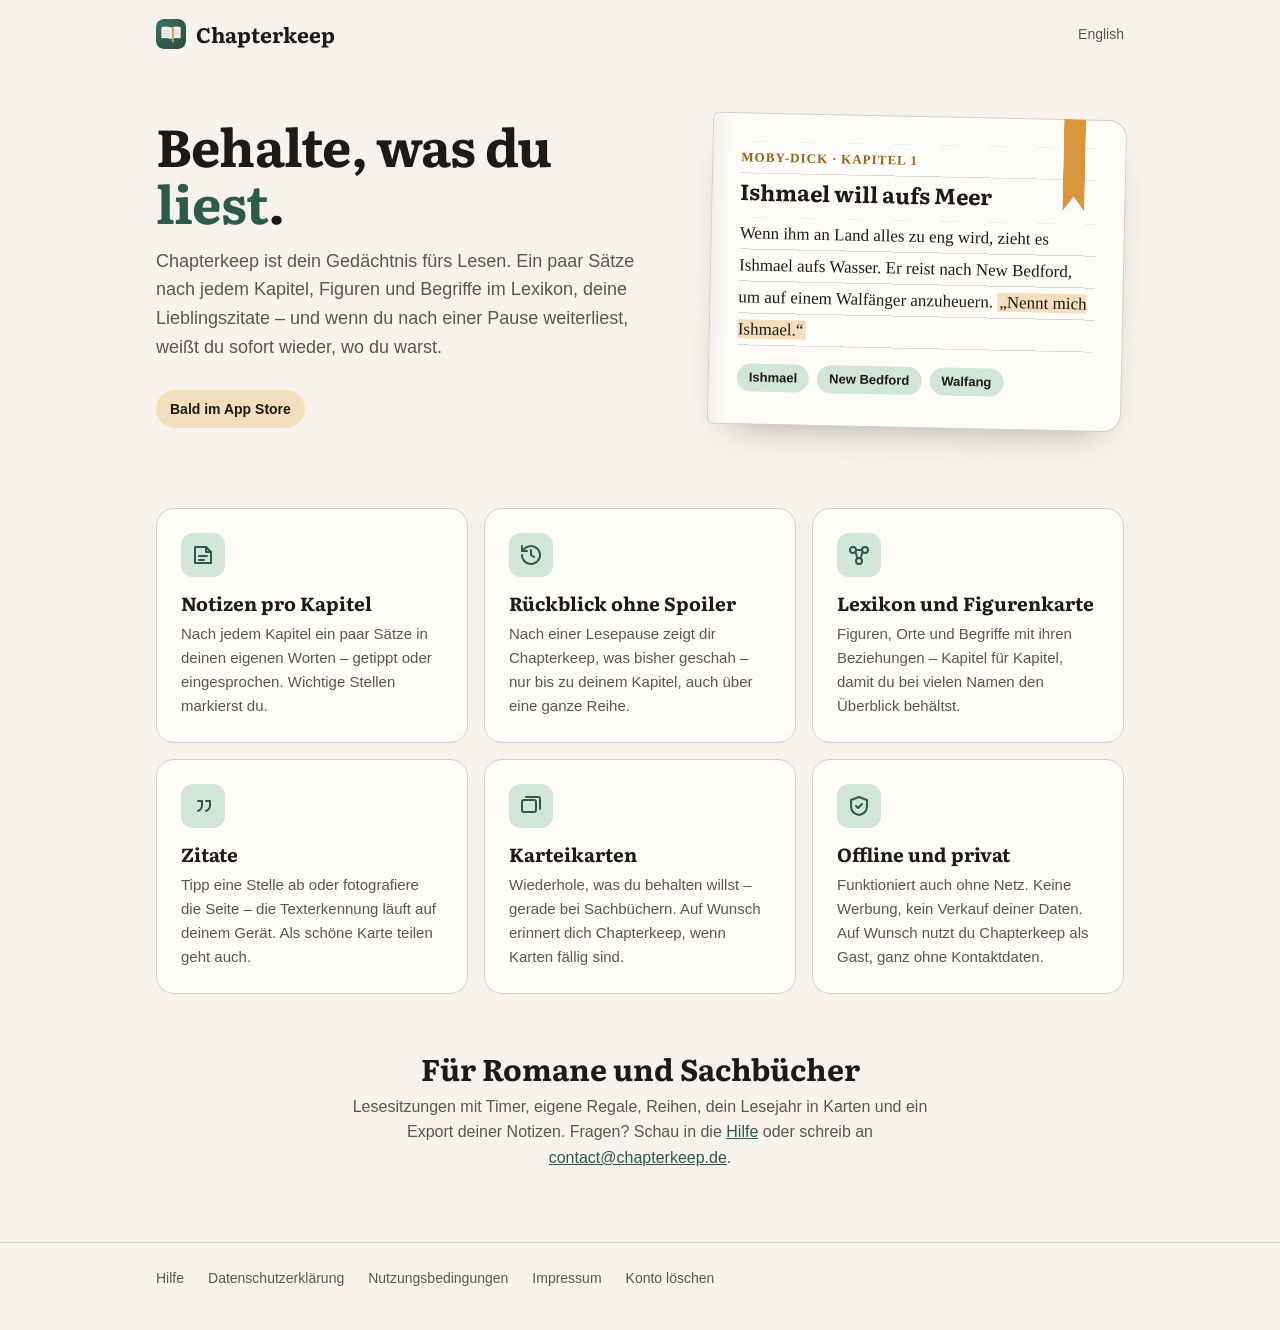
<file: index.html>
<!doctype html>
<html lang="de">
<head>
  <meta charset="utf-8">
  <meta name="viewport" content="width=device-width, initial-scale=1">
  <title>Chapterkeep – Dein Gedächtnis fürs Lesen</title>
  <meta name="description" content="Chapterkeep ist dein Gedächtnis fürs Lesen: Notizen pro Kapitel, Figuren und Begriffe im Lexikon, Zitate und ein Rückblick ohne Spoiler, wenn du weiterliest.">
  <link rel="stylesheet" href="/style.css">
  <link rel="icon" href="/favicon.svg" type="image/svg+xml">
  <link rel="apple-touch-icon" href="/img/app-icon.png">
  <link rel="alternate" hreflang="en" href="/en/">
</head>
<body>
  <header class="site-header">
    <div class="wrap">
      <a class="brand" href="/">Chapterkeep</a>
      <a class="lang" href="/en/" lang="en">English</a>
    </div>
  </header>

  <main class="wrap">
    <section class="hero">
      <div>
        <h1>Behalte, was du <em>liest</em>.</h1>
        <p class="lead">Chapterkeep ist dein Gedächtnis fürs Lesen. Ein paar Sätze nach jedem Kapitel, Figuren und Begriffe im Lexikon, deine Lieblingszitate – und wenn du nach einer Pause weiterliest, weißt du sofort wieder, wo du warst.</p>
        <div class="store">
          <span class="store-note">Bald im App Store</span>
        </div>
      </div>

      <figure class="page" aria-label="Beispiel einer Kapitelnotiz">
        <p class="chapter">Moby-Dick · Kapitel 1</p>
        <h2>Ishmael will aufs Meer</h2>
        <p>Wenn ihm an Land alles zu eng wird, zieht es Ishmael aufs Wasser. Er reist nach New Bedford, um auf einem Walfänger anzuheuern. <mark>„Nennt mich Ishmael.“</mark></p>
        <ul class="chips">
          <li>Ishmael</li>
          <li>New Bedford</li>
          <li>Walfang</li>
        </ul>
      </figure>
    </section>

    <ul class="features">
      <li class="feature">
        <div class="icon"><svg viewBox="0 0 24 24" fill="none" stroke="currentColor" stroke-width="2" stroke-linecap="round" stroke-linejoin="round"><path d="M4 4h11l5 5v11H4z"/><path d="M15 4v5h5M8 13h8M8 17h5"/></svg></div>
        <h2>Notizen pro Kapitel</h2>
        <p>Nach jedem Kapitel ein paar Sätze in deinen eigenen Worten – getippt oder eingesprochen. Wichtige Stellen markierst du.</p>
      </li>
      <li class="feature">
        <div class="icon"><svg viewBox="0 0 24 24" fill="none" stroke="currentColor" stroke-width="2" stroke-linecap="round" stroke-linejoin="round"><path d="M3 12a9 9 0 1 0 3-6.7L3 8"/><path d="M3 3v5h5M12 7v5l3 2"/></svg></div>
        <h2>Rückblick ohne Spoiler</h2>
        <p>Nach einer Lesepause zeigt dir Chapterkeep, was bisher geschah – nur bis zu deinem Kapitel, auch über eine ganze Reihe.</p>
      </li>
      <li class="feature">
        <div class="icon"><svg viewBox="0 0 24 24" fill="none" stroke="currentColor" stroke-width="2" stroke-linecap="round" stroke-linejoin="round"><circle cx="6" cy="7" r="3"/><circle cx="18" cy="7" r="3"/><circle cx="12" cy="18" r="3"/><path d="M8.5 9l2 6.5M15.5 9l-2 6.5M9 7h6"/></svg></div>
        <h2>Lexikon und Figurenkarte</h2>
        <p>Figuren, Orte und Begriffe mit ihren Beziehungen – Kapitel für Kapitel, damit du bei vielen Namen den Überblick behältst.</p>
      </li>
      <li class="feature">
        <div class="icon"><svg viewBox="0 0 24 24" fill="none" stroke="currentColor" stroke-width="2" stroke-linecap="round" stroke-linejoin="round"><path d="M7 7h4v4c0 3-1.5 5-4 6M15 7h4v4c0 3-1.5 5-4 6"/></svg></div>
        <h2>Zitate</h2>
        <p>Tipp eine Stelle ab oder fotografiere die Seite – die Texterkennung läuft auf deinem Gerät. Als schöne Karte teilen geht auch.</p>
      </li>
      <li class="feature">
        <div class="icon"><svg viewBox="0 0 24 24" fill="none" stroke="currentColor" stroke-width="2" stroke-linecap="round" stroke-linejoin="round"><rect x="3" y="6" width="14" height="12" rx="2"/><path d="M7 3h12a2 2 0 0 1 2 2v10"/></svg></div>
        <h2>Karteikarten</h2>
        <p>Wiederhole, was du behalten willst – gerade bei Sachbüchern. Auf Wunsch erinnert dich Chapterkeep, wenn Karten fällig sind.</p>
      </li>
      <li class="feature">
        <div class="icon"><svg viewBox="0 0 24 24" fill="none" stroke="currentColor" stroke-width="2" stroke-linecap="round" stroke-linejoin="round"><path d="M12 3l8 3v6c0 5-3.5 8-8 9-4.5-1-8-4-8-9V6z"/><path d="M9 12l2 2 4-4"/></svg></div>
        <h2>Offline und privat</h2>
        <p>Funktioniert auch ohne Netz. Keine Werbung, kein Verkauf deiner Daten. Auf Wunsch nutzt du Chapterkeep als Gast, ganz ohne Kontaktdaten.</p>
      </li>
    </ul>

    <section class="closing">
      <h2>Für Romane und Sachbücher</h2>
      <p>Lesesitzungen mit Timer, eigene Regale, Reihen, dein Lesejahr in Karten und ein Export deiner Notizen. Fragen? Schau in die <a href="/hilfe/">Hilfe</a> oder schreib an <a href="mailto:contact@chapterkeep.de">contact@chapterkeep.de</a>.</p>
    </section>
  </main>

  <footer class="site-footer">
    <div class="wrap">
      <a href="/hilfe/">Hilfe</a>
      <a href="/datenschutz/">Datenschutzerklärung</a>
      <a href="/nutzungsbedingungen/">Nutzungsbedingungen</a>
      <a href="/impressum/">Impressum</a>
      <a href="/konto-loeschen/">Konto löschen</a>
    </div>
  </footer>
</body>
</html>
</file>
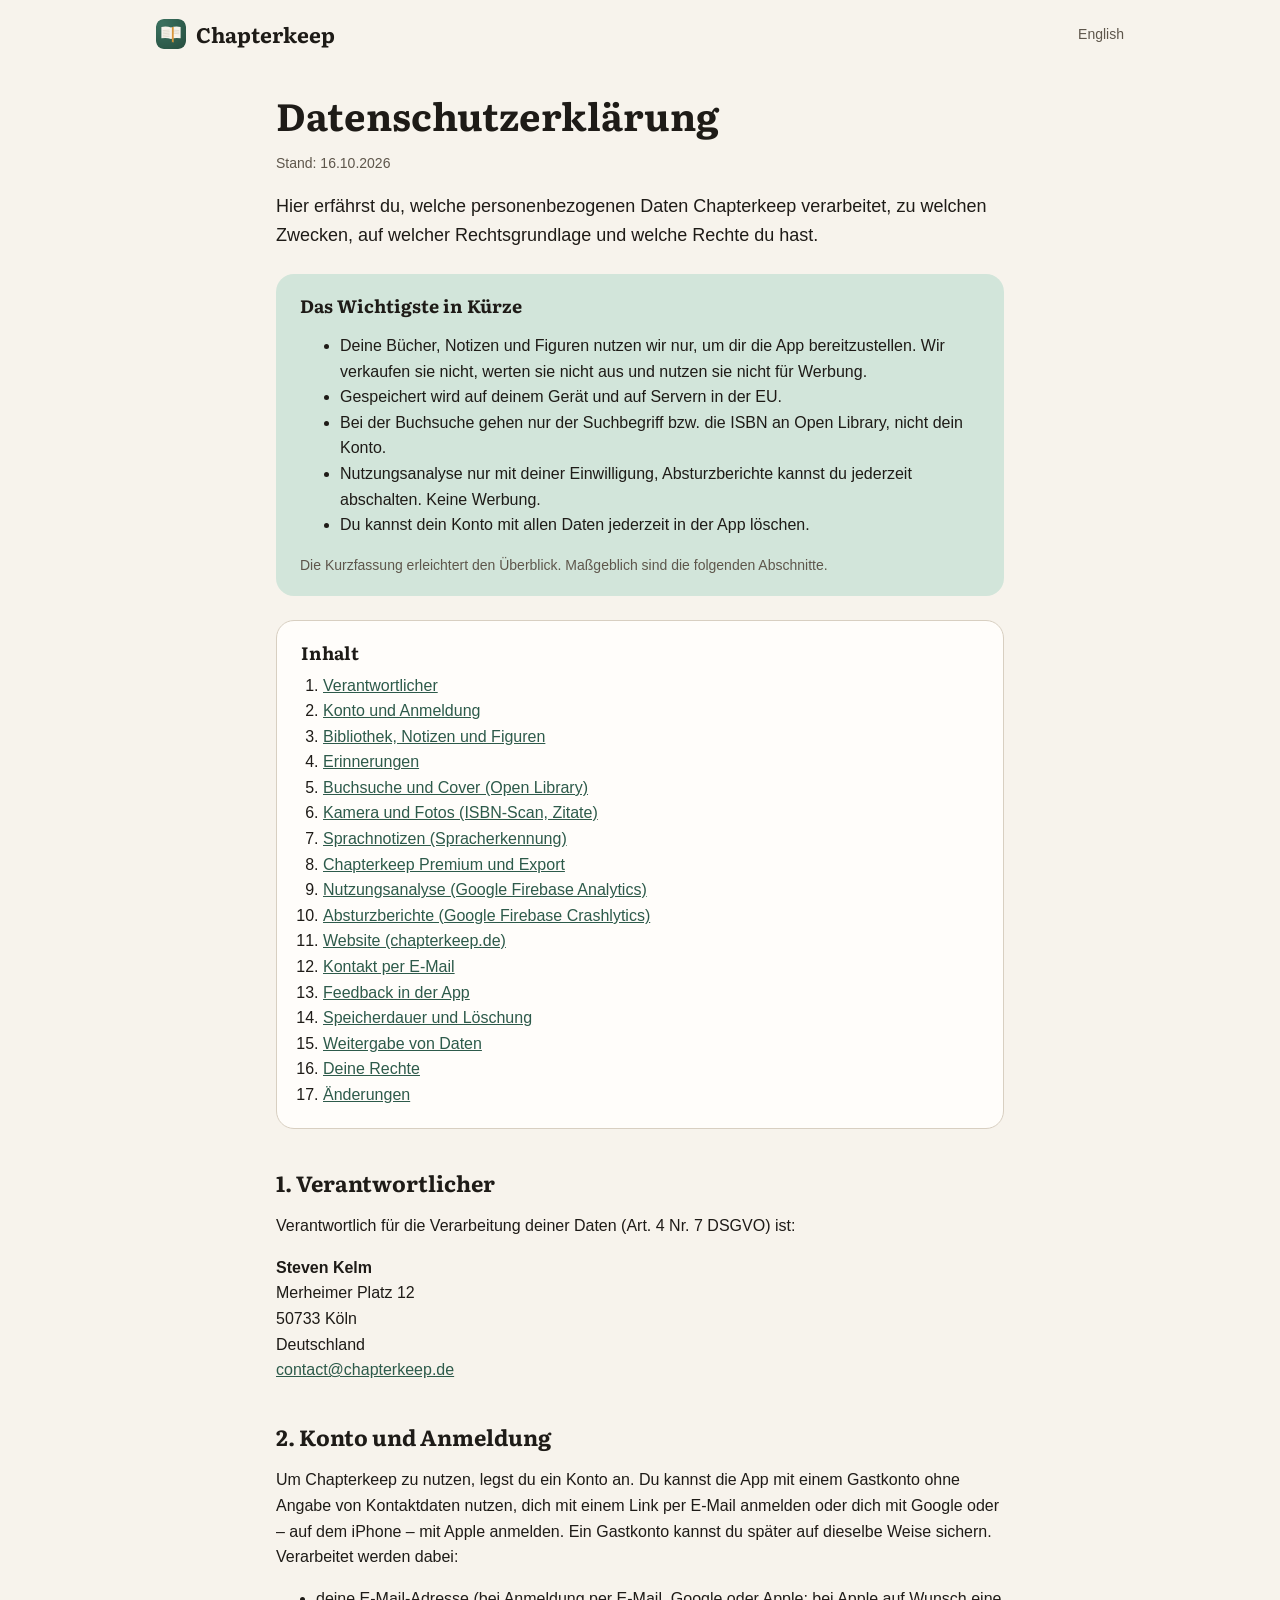
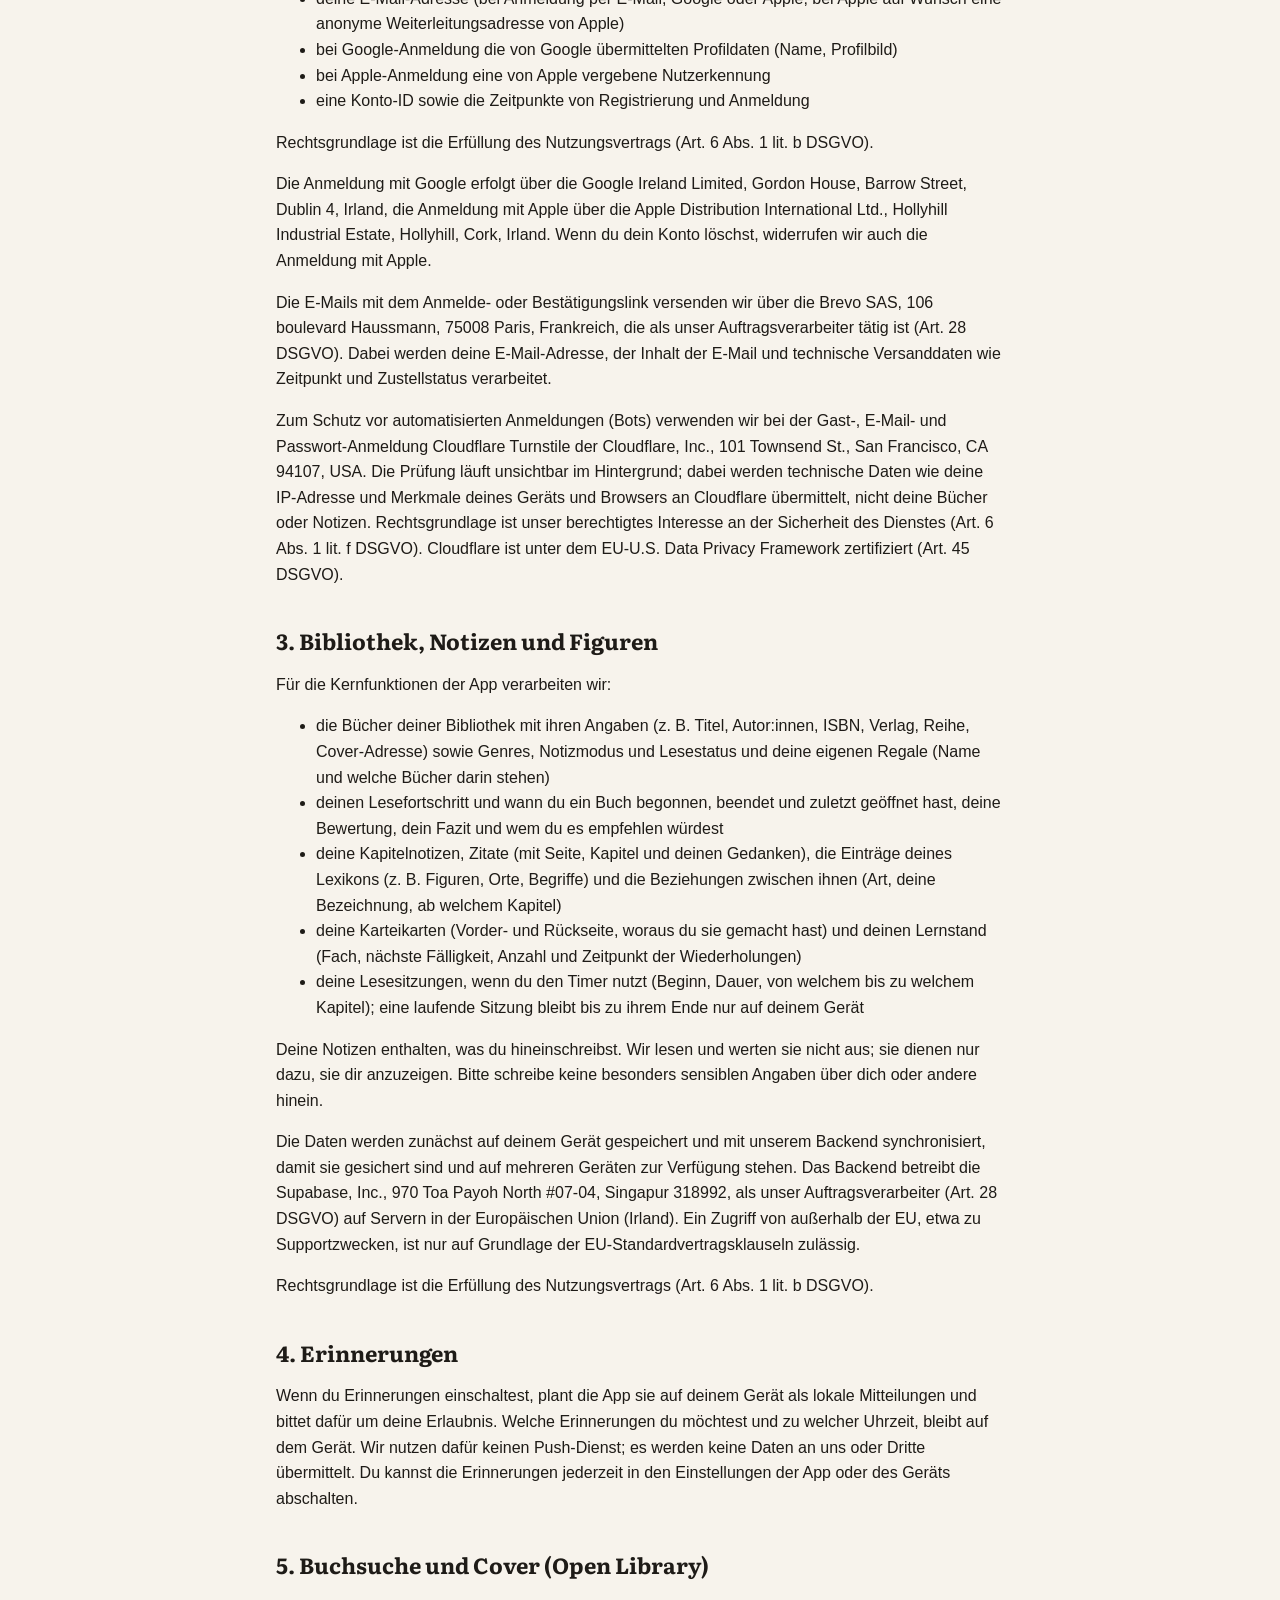
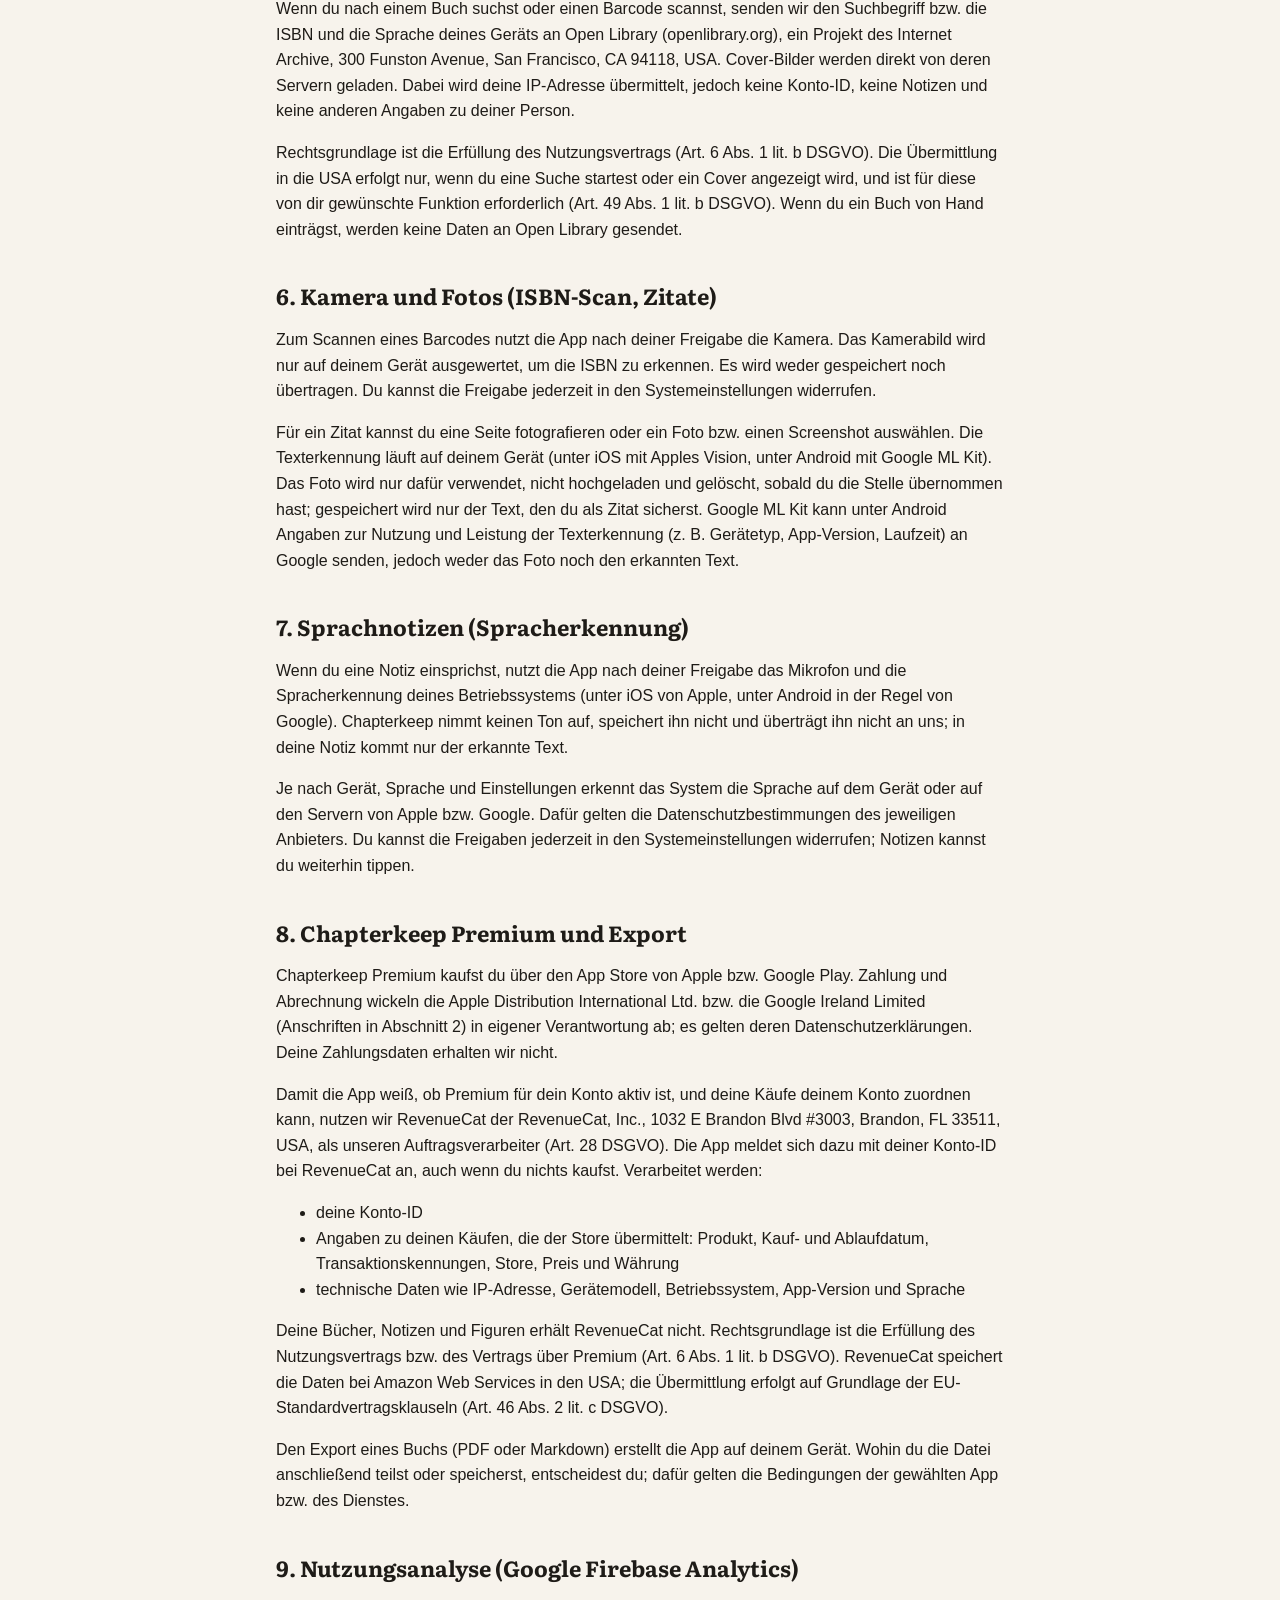
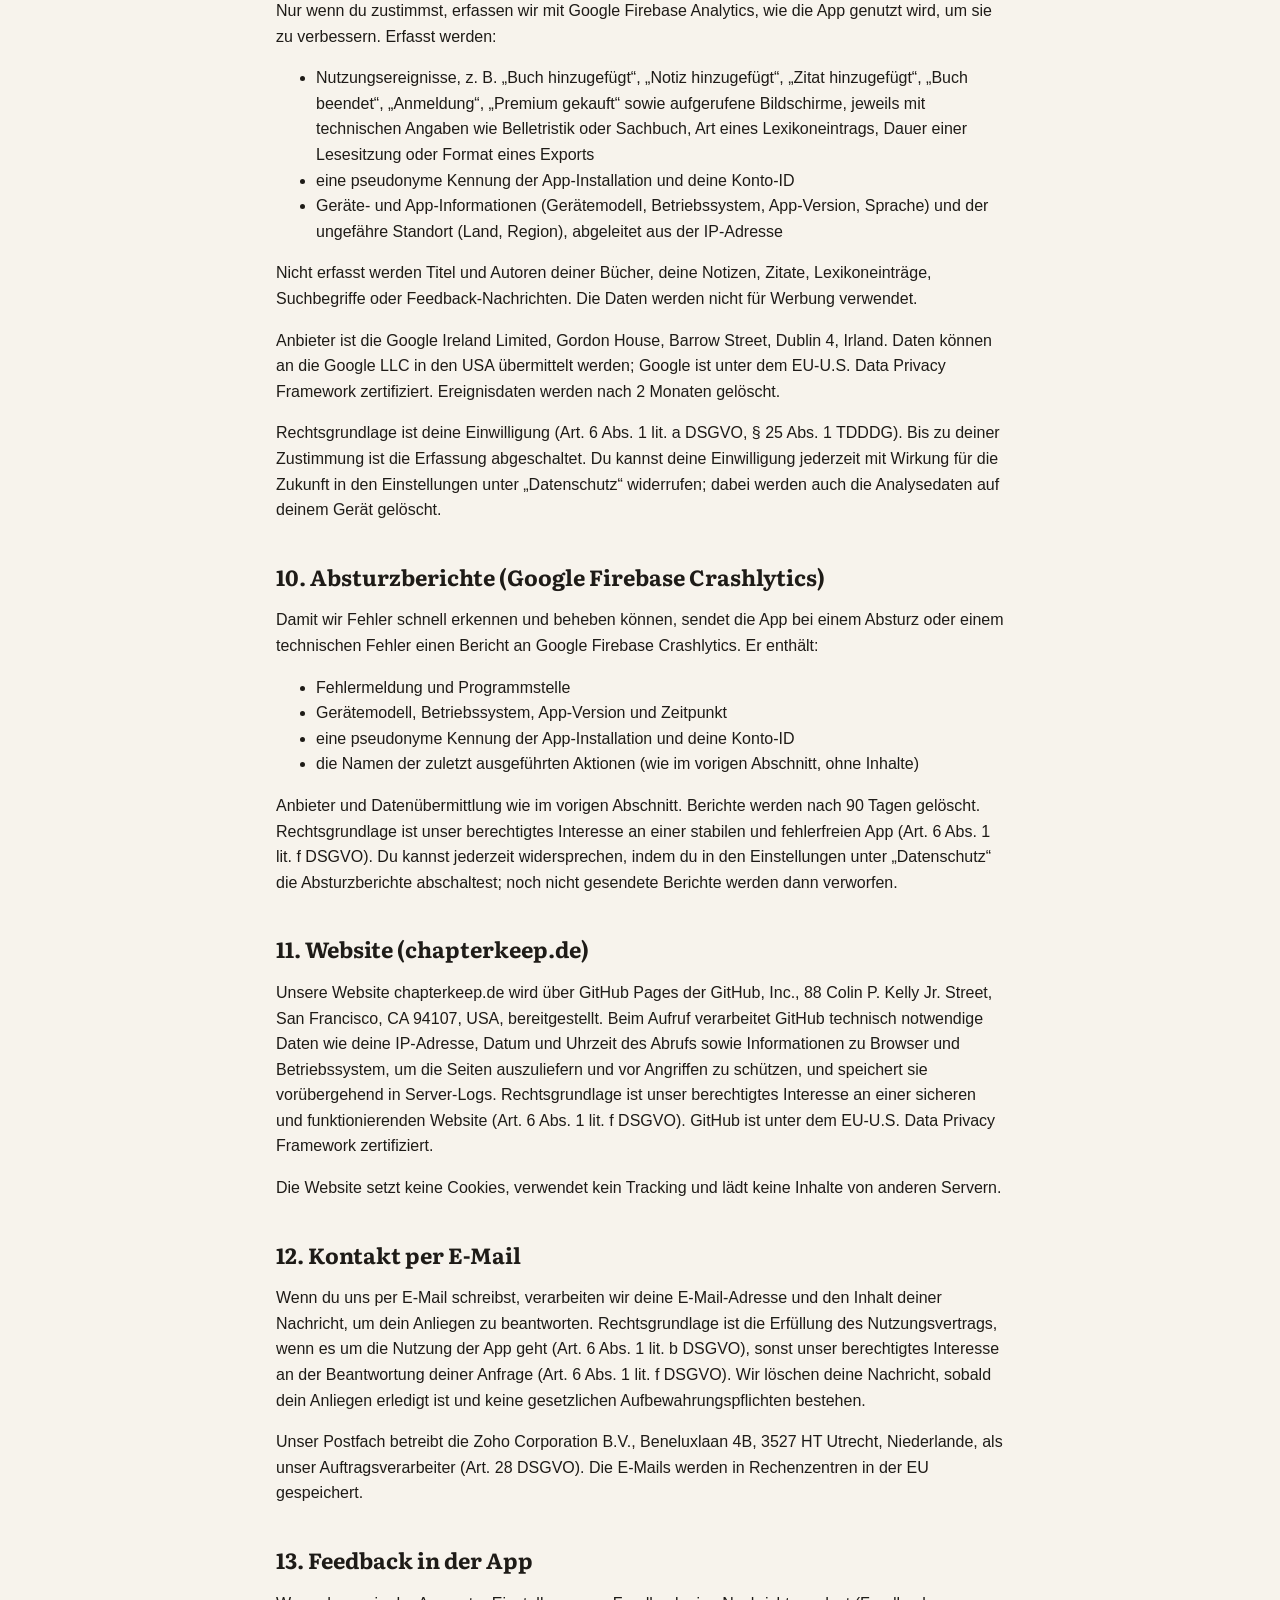
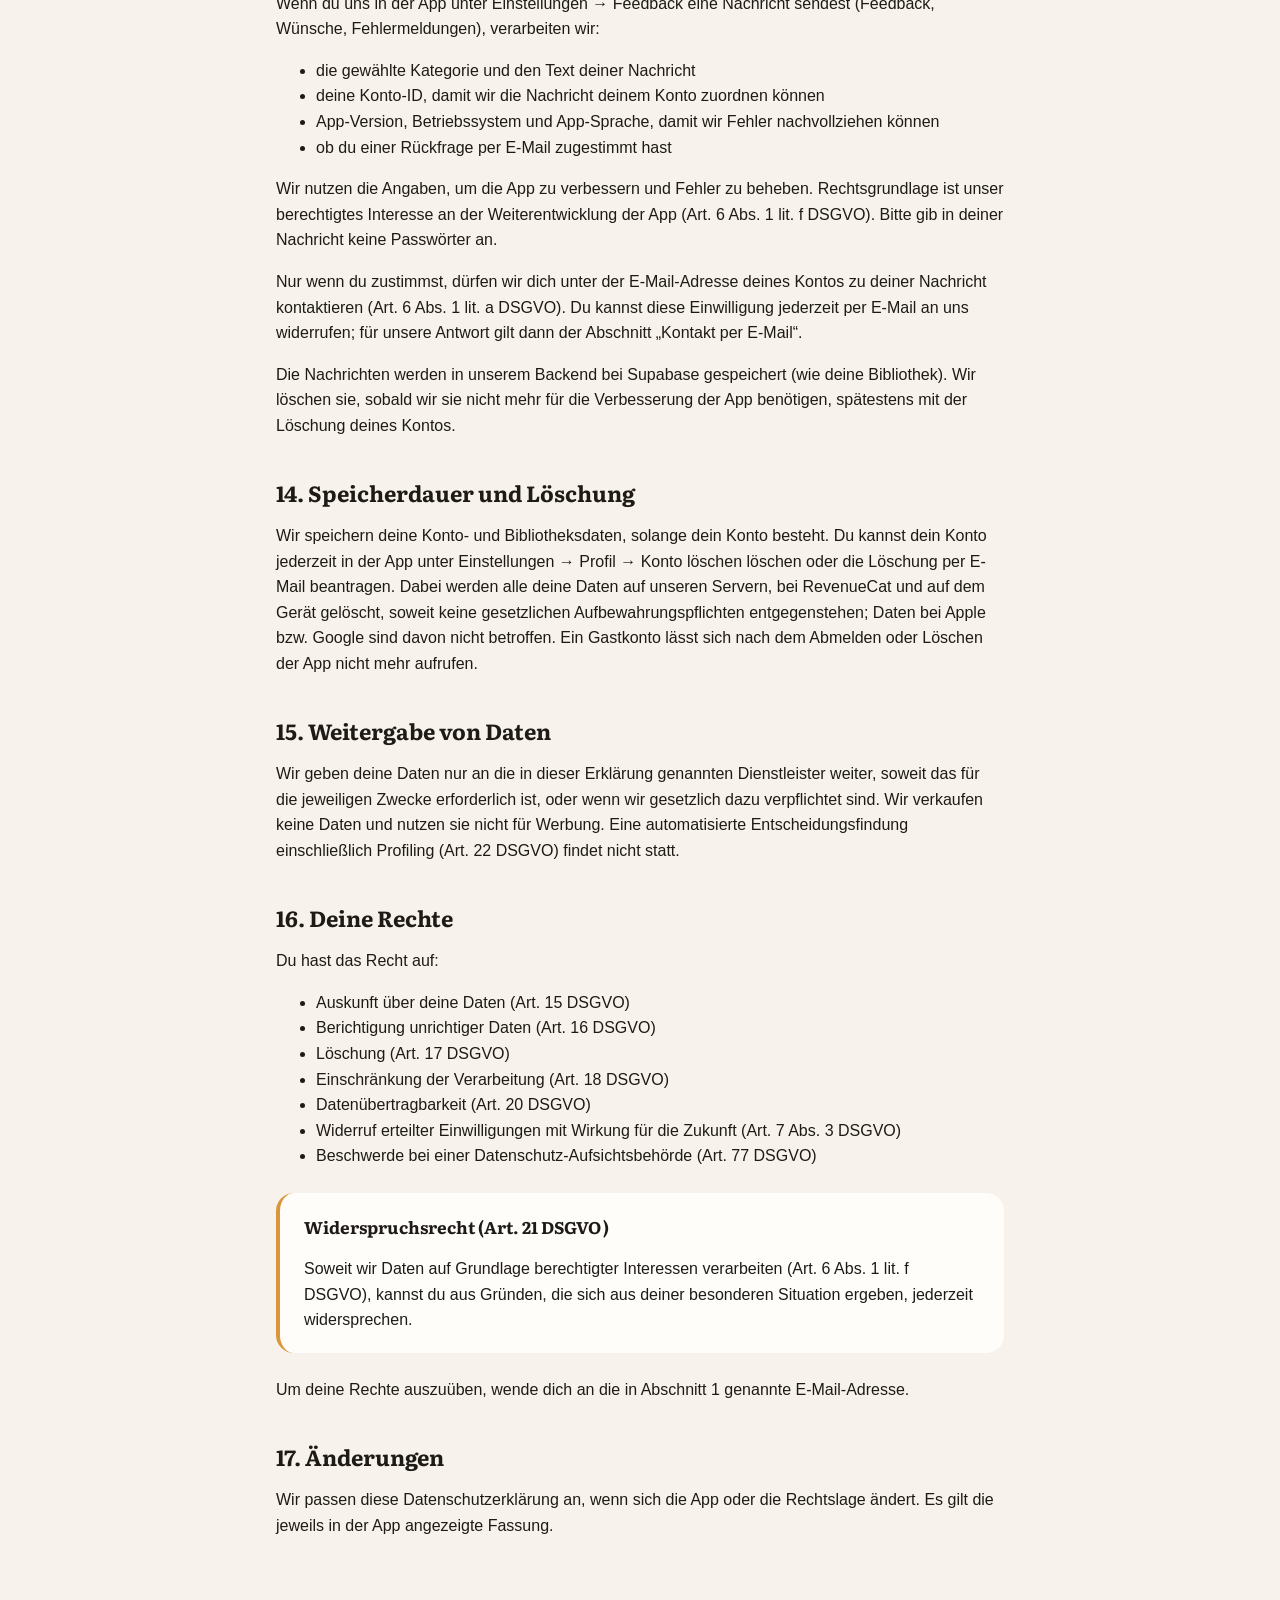
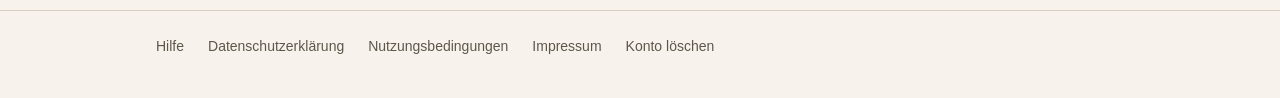
<file: datenschutz/index.html>
<!doctype html>
<!-- Generated by tool/website/export_legal_pages.dart in the app repo, don't edit. -->
<html lang="de">
<head>
  <meta charset="utf-8">
  <meta name="viewport" content="width=device-width, initial-scale=1">
  <title>Datenschutzerklärung – Chapterkeep</title>
  <link rel="stylesheet" href="/style.css">
  <link rel="icon" href="/favicon.svg" type="image/svg+xml">
  <link rel="apple-touch-icon" href="/img/app-icon.png">
  <link rel="alternate" hreflang="en" href="/en/privacy/">
</head>
<body>
  <header class="site-header">
    <div class="wrap">
      <a class="brand" href="/">Chapterkeep</a>
      <a class="lang" href="/en/privacy/" lang="en">English</a>
    </div>
  </header>
  <main class="wrap legal">
<h1>Datenschutzerklärung</h1>
<p class="updated">Stand: 16.10.2026</p>
<p class="intro">Hier erfährst du, welche personenbezogenen Daten Chapterkeep verarbeitet, zu welchen Zwecken, auf welcher Rechtsgrundlage und welche Rechte du hast.</p>
<aside class="summary">
<h2>Das Wichtigste in Kürze</h2>
<ul><li>Deine Bücher, Notizen und Figuren nutzen wir nur, um dir die App bereitzustellen. Wir verkaufen sie nicht, werten sie nicht aus und nutzen sie nicht für Werbung.</li><li>Gespeichert wird auf deinem Gerät und auf Servern in der EU.</li><li>Bei der Buchsuche gehen nur der Suchbegriff bzw. die ISBN an Open Library, nicht dein Konto.</li><li>Nutzungsanalyse nur mit deiner Einwilligung, Absturzberichte kannst du jederzeit abschalten. Keine Werbung.</li><li>Du kannst dein Konto mit allen Daten jederzeit in der App löschen.</li></ul>
<p class="note">Die Kurzfassung erleichtert den Überblick. Maßgeblich sind die folgenden Abschnitte.</p>
</aside>
<nav class="toc">
<h2>Inhalt</h2>
<ol>
<li><a href="#section-1">Verantwortlicher</a></li>
<li><a href="#section-2">Konto und Anmeldung</a></li>
<li><a href="#section-3">Bibliothek, Notizen und Figuren</a></li>
<li><a href="#section-4">Erinnerungen</a></li>
<li><a href="#section-5">Buchsuche und Cover (Open Library)</a></li>
<li><a href="#section-6">Kamera und Fotos (ISBN-Scan, Zitate)</a></li>
<li><a href="#section-7">Sprachnotizen (Spracherkennung)</a></li>
<li><a href="#section-8">Chapterkeep Premium und Export</a></li>
<li><a href="#section-9">Nutzungsanalyse (Google Firebase Analytics)</a></li>
<li><a href="#section-10">Absturzberichte (Google Firebase Crashlytics)</a></li>
<li><a href="#section-11">Website (chapterkeep.de)</a></li>
<li><a href="#section-12">Kontakt per E-Mail</a></li>
<li><a href="#section-13">Feedback in der App</a></li>
<li><a href="#section-14">Speicherdauer und Löschung</a></li>
<li><a href="#section-15">Weitergabe von Daten</a></li>
<li><a href="#section-16">Deine Rechte</a></li>
<li><a href="#section-17">Änderungen</a></li>
</ol>
</nav>
<section id="section-1">
<h2>1. Verantwortlicher</h2>
<p>Verantwortlich für die Verarbeitung deiner Daten (Art. 4 Nr. 7 DSGVO) ist:</p>
<address class="contact">
<strong>Steven Kelm</strong><br>
Merheimer Platz 12<br>
50733 Köln<br>
Deutschland<br>
<a href="mailto:contact@chapterkeep.de">contact@chapterkeep.de</a>
</address>
</section>
<section id="section-2">
<h2>2. Konto und Anmeldung</h2>
<p>Um Chapterkeep zu nutzen, legst du ein Konto an. Du kannst die App mit einem Gastkonto ohne Angabe von Kontaktdaten nutzen, dich mit einem Link per E-Mail anmelden oder dich mit Google oder – auf dem iPhone – mit Apple anmelden. Ein Gastkonto kannst du später auf dieselbe Weise sichern. Verarbeitet werden dabei:</p>
<ul><li>deine E-Mail-Adresse (bei Anmeldung per E-Mail, Google oder Apple; bei Apple auf Wunsch eine anonyme Weiterleitungsadresse von Apple)</li><li>bei Google-Anmeldung die von Google übermittelten Profildaten (Name, Profilbild)</li><li>bei Apple-Anmeldung eine von Apple vergebene Nutzerkennung</li><li>eine Konto-ID sowie die Zeitpunkte von Registrierung und Anmeldung</li></ul>
<p>Rechtsgrundlage ist die Erfüllung des Nutzungsvertrags (Art. 6 Abs. 1 lit. b DSGVO).</p>
<p>Die Anmeldung mit Google erfolgt über die Google Ireland Limited, Gordon House, Barrow Street, Dublin 4, Irland, die Anmeldung mit Apple über die Apple Distribution International Ltd., Hollyhill Industrial Estate, Hollyhill, Cork, Irland. Wenn du dein Konto löschst, widerrufen wir auch die Anmeldung mit Apple.</p>
<p>Die E-Mails mit dem Anmelde- oder Bestätigungslink versenden wir über die Brevo SAS, 106 boulevard Haussmann, 75008 Paris, Frankreich, die als unser Auftragsverarbeiter tätig ist (Art. 28 DSGVO). Dabei werden deine E-Mail-Adresse, der Inhalt der E-Mail und technische Versanddaten wie Zeitpunkt und Zustellstatus verarbeitet.</p>
<p>Zum Schutz vor automatisierten Anmeldungen (Bots) verwenden wir bei der Gast-, E-Mail- und Passwort-Anmeldung Cloudflare Turnstile der Cloudflare, Inc., 101 Townsend St., San Francisco, CA 94107, USA. Die Prüfung läuft unsichtbar im Hintergrund; dabei werden technische Daten wie deine IP-Adresse und Merkmale deines Geräts und Browsers an Cloudflare übermittelt, nicht deine Bücher oder Notizen. Rechtsgrundlage ist unser berechtigtes Interesse an der Sicherheit des Dienstes (Art. 6 Abs. 1 lit. f DSGVO). Cloudflare ist unter dem EU-U.S. Data Privacy Framework zertifiziert (Art. 45 DSGVO).</p>
</section>
<section id="section-3">
<h2>3. Bibliothek, Notizen und Figuren</h2>
<p>Für die Kernfunktionen der App verarbeiten wir:</p>
<ul><li>die Bücher deiner Bibliothek mit ihren Angaben (z. B. Titel, Autor:innen, ISBN, Verlag, Reihe, Cover-Adresse) sowie Genres, Notizmodus und Lesestatus und deine eigenen Regale (Name und welche Bücher darin stehen)</li><li>deinen Lesefortschritt und wann du ein Buch begonnen, beendet und zuletzt geöffnet hast, deine Bewertung, dein Fazit und wem du es empfehlen würdest</li><li>deine Kapitelnotizen, Zitate (mit Seite, Kapitel und deinen Gedanken), die Einträge deines Lexikons (z. B. Figuren, Orte, Begriffe) und die Beziehungen zwischen ihnen (Art, deine Bezeichnung, ab welchem Kapitel)</li><li>deine Karteikarten (Vorder- und Rückseite, woraus du sie gemacht hast) und deinen Lernstand (Fach, nächste Fälligkeit, Anzahl und Zeitpunkt der Wiederholungen)</li><li>deine Lesesitzungen, wenn du den Timer nutzt (Beginn, Dauer, von welchem bis zu welchem Kapitel); eine laufende Sitzung bleibt bis zu ihrem Ende nur auf deinem Gerät</li></ul>
<p>Deine Notizen enthalten, was du hineinschreibst. Wir lesen und werten sie nicht aus; sie dienen nur dazu, sie dir anzuzeigen. Bitte schreibe keine besonders sensiblen Angaben über dich oder andere hinein.</p>
<p>Die Daten werden zunächst auf deinem Gerät gespeichert und mit unserem Backend synchronisiert, damit sie gesichert sind und auf mehreren Geräten zur Verfügung stehen. Das Backend betreibt die Supabase, Inc., 970 Toa Payoh North #07-04, Singapur 318992, als unser Auftragsverarbeiter (Art. 28 DSGVO) auf Servern in der Europäischen Union (Irland). Ein Zugriff von außerhalb der EU, etwa zu Supportzwecken, ist nur auf Grundlage der EU-Standardvertragsklauseln zulässig.</p>
<p>Rechtsgrundlage ist die Erfüllung des Nutzungsvertrags (Art. 6 Abs. 1 lit. b DSGVO).</p>
</section>
<section id="section-4">
<h2>4. Erinnerungen</h2>
<p>Wenn du Erinnerungen einschaltest, plant die App sie auf deinem Gerät als lokale Mitteilungen und bittet dafür um deine Erlaubnis. Welche Erinnerungen du möchtest und zu welcher Uhrzeit, bleibt auf dem Gerät. Wir nutzen dafür keinen Push-Dienst; es werden keine Daten an uns oder Dritte übermittelt. Du kannst die Erinnerungen jederzeit in den Einstellungen der App oder des Geräts abschalten.</p>
</section>
<section id="section-5">
<h2>5. Buchsuche und Cover (Open Library)</h2>
<p>Wenn du nach einem Buch suchst oder einen Barcode scannst, senden wir den Suchbegriff bzw. die ISBN und die Sprache deines Geräts an Open Library (openlibrary.org), ein Projekt des Internet Archive, 300 Funston Avenue, San Francisco, CA 94118, USA. Cover-Bilder werden direkt von deren Servern geladen. Dabei wird deine IP-Adresse übermittelt, jedoch keine Konto-ID, keine Notizen und keine anderen Angaben zu deiner Person.</p>
<p>Rechtsgrundlage ist die Erfüllung des Nutzungsvertrags (Art. 6 Abs. 1 lit. b DSGVO). Die Übermittlung in die USA erfolgt nur, wenn du eine Suche startest oder ein Cover angezeigt wird, und ist für diese von dir gewünschte Funktion erforderlich (Art. 49 Abs. 1 lit. b DSGVO). Wenn du ein Buch von Hand einträgst, werden keine Daten an Open Library gesendet.</p>
</section>
<section id="section-6">
<h2>6. Kamera und Fotos (ISBN-Scan, Zitate)</h2>
<p>Zum Scannen eines Barcodes nutzt die App nach deiner Freigabe die Kamera. Das Kamerabild wird nur auf deinem Gerät ausgewertet, um die ISBN zu erkennen. Es wird weder gespeichert noch übertragen. Du kannst die Freigabe jederzeit in den Systemeinstellungen widerrufen.</p>
<p>Für ein Zitat kannst du eine Seite fotografieren oder ein Foto bzw. einen Screenshot auswählen. Die Texterkennung läuft auf deinem Gerät (unter iOS mit Apples Vision, unter Android mit Google ML Kit). Das Foto wird nur dafür verwendet, nicht hochgeladen und gelöscht, sobald du die Stelle übernommen hast; gespeichert wird nur der Text, den du als Zitat sicherst. Google ML Kit kann unter Android Angaben zur Nutzung und Leistung der Texterkennung (z. B. Gerätetyp, App-Version, Laufzeit) an Google senden, jedoch weder das Foto noch den erkannten Text.</p>
</section>
<section id="section-7">
<h2>7. Sprachnotizen (Spracherkennung)</h2>
<p>Wenn du eine Notiz einsprichst, nutzt die App nach deiner Freigabe das Mikrofon und die Spracherkennung deines Betriebssystems (unter iOS von Apple, unter Android in der Regel von Google). Chapterkeep nimmt keinen Ton auf, speichert ihn nicht und überträgt ihn nicht an uns; in deine Notiz kommt nur der erkannte Text.</p>
<p>Je nach Gerät, Sprache und Einstellungen erkennt das System die Sprache auf dem Gerät oder auf den Servern von Apple bzw. Google. Dafür gelten die Datenschutzbestimmungen des jeweiligen Anbieters. Du kannst die Freigaben jederzeit in den Systemeinstellungen widerrufen; Notizen kannst du weiterhin tippen.</p>
</section>
<section id="section-8">
<h2>8. Chapterkeep Premium und Export</h2>
<p>Chapterkeep Premium kaufst du über den App Store von Apple bzw. Google Play. Zahlung und Abrechnung wickeln die Apple Distribution International Ltd. bzw. die Google Ireland Limited (Anschriften in Abschnitt 2) in eigener Verantwortung ab; es gelten deren Datenschutzerklärungen. Deine Zahlungsdaten erhalten wir nicht.</p>
<p>Damit die App weiß, ob Premium für dein Konto aktiv ist, und deine Käufe deinem Konto zuordnen kann, nutzen wir RevenueCat der RevenueCat, Inc., 1032 E Brandon Blvd #3003, Brandon, FL 33511, USA, als unseren Auftragsverarbeiter (Art. 28 DSGVO). Die App meldet sich dazu mit deiner Konto-ID bei RevenueCat an, auch wenn du nichts kaufst. Verarbeitet werden:</p>
<ul><li>deine Konto-ID</li><li>Angaben zu deinen Käufen, die der Store übermittelt: Produkt, Kauf- und Ablaufdatum, Transaktionskennungen, Store, Preis und Währung</li><li>technische Daten wie IP-Adresse, Gerätemodell, Betriebssystem, App-Version und Sprache</li></ul>
<p>Deine Bücher, Notizen und Figuren erhält RevenueCat nicht. Rechtsgrundlage ist die Erfüllung des Nutzungsvertrags bzw. des Vertrags über Premium (Art. 6 Abs. 1 lit. b DSGVO). RevenueCat speichert die Daten bei Amazon Web Services in den USA; die Übermittlung erfolgt auf Grundlage der EU-Standardvertragsklauseln (Art. 46 Abs. 2 lit. c DSGVO).</p>
<p>Den Export eines Buchs (PDF oder Markdown) erstellt die App auf deinem Gerät. Wohin du die Datei anschließend teilst oder speicherst, entscheidest du; dafür gelten die Bedingungen der gewählten App bzw. des Dienstes.</p>
</section>
<section id="section-9">
<h2>9. Nutzungsanalyse (Google Firebase Analytics)</h2>
<p>Nur wenn du zustimmst, erfassen wir mit Google Firebase Analytics, wie die App genutzt wird, um sie zu verbessern. Erfasst werden:</p>
<ul><li>Nutzungsereignisse, z. B. „Buch hinzugefügt“, „Notiz hinzugefügt“, „Zitat hinzugefügt“, „Buch beendet“, „Anmeldung“, „Premium gekauft“ sowie aufgerufene Bildschirme, jeweils mit technischen Angaben wie Belletristik oder Sachbuch, Art eines Lexikoneintrags, Dauer einer Lesesitzung oder Format eines Exports</li><li>eine pseudonyme Kennung der App-Installation und deine Konto-ID</li><li>Geräte- und App-Informationen (Gerätemodell, Betriebssystem, App-Version, Sprache) und der ungefähre Standort (Land, Region), abgeleitet aus der IP-Adresse</li></ul>
<p>Nicht erfasst werden Titel und Autoren deiner Bücher, deine Notizen, Zitate, Lexikoneinträge, Suchbegriffe oder Feedback-Nachrichten. Die Daten werden nicht für Werbung verwendet.</p>
<p>Anbieter ist die Google Ireland Limited, Gordon House, Barrow Street, Dublin 4, Irland. Daten können an die Google LLC in den USA übermittelt werden; Google ist unter dem EU-U.S. Data Privacy Framework zertifiziert. Ereignisdaten werden nach 2 Monaten gelöscht.</p>
<p>Rechtsgrundlage ist deine Einwilligung (Art. 6 Abs. 1 lit. a DSGVO, § 25 Abs. 1 TDDDG). Bis zu deiner Zustimmung ist die Erfassung abgeschaltet. Du kannst deine Einwilligung jederzeit mit Wirkung für die Zukunft in den Einstellungen unter „Datenschutz“ widerrufen; dabei werden auch die Analysedaten auf deinem Gerät gelöscht.</p>
</section>
<section id="section-10">
<h2>10. Absturzberichte (Google Firebase Crashlytics)</h2>
<p>Damit wir Fehler schnell erkennen und beheben können, sendet die App bei einem Absturz oder einem technischen Fehler einen Bericht an Google Firebase Crashlytics. Er enthält:</p>
<ul><li>Fehlermeldung und Programmstelle</li><li>Gerätemodell, Betriebssystem, App-Version und Zeitpunkt</li><li>eine pseudonyme Kennung der App-Installation und deine Konto-ID</li><li>die Namen der zuletzt ausgeführten Aktionen (wie im vorigen Abschnitt, ohne Inhalte)</li></ul>
<p>Anbieter und Datenübermittlung wie im vorigen Abschnitt. Berichte werden nach 90 Tagen gelöscht. Rechtsgrundlage ist unser berechtigtes Interesse an einer stabilen und fehlerfreien App (Art. 6 Abs. 1 lit. f DSGVO). Du kannst jederzeit widersprechen, indem du in den Einstellungen unter „Datenschutz“ die Absturzberichte abschaltest; noch nicht gesendete Berichte werden dann verworfen.</p>
</section>
<section id="section-11">
<h2>11. Website (chapterkeep.de)</h2>
<p>Unsere Website chapterkeep.de wird über GitHub Pages der GitHub, Inc., 88 Colin P. Kelly Jr. Street, San Francisco, CA 94107, USA, bereitgestellt. Beim Aufruf verarbeitet GitHub technisch notwendige Daten wie deine IP-Adresse, Datum und Uhrzeit des Abrufs sowie Informationen zu Browser und Betriebssystem, um die Seiten auszuliefern und vor Angriffen zu schützen, und speichert sie vorübergehend in Server-Logs. Rechtsgrundlage ist unser berechtigtes Interesse an einer sicheren und funktionierenden Website (Art. 6 Abs. 1 lit. f DSGVO). GitHub ist unter dem EU-U.S. Data Privacy Framework zertifiziert.</p>
<p>Die Website setzt keine Cookies, verwendet kein Tracking und lädt keine Inhalte von anderen Servern.</p>
</section>
<section id="section-12">
<h2>12. Kontakt per E-Mail</h2>
<p>Wenn du uns per E-Mail schreibst, verarbeiten wir deine E-Mail-Adresse und den Inhalt deiner Nachricht, um dein Anliegen zu beantworten. Rechtsgrundlage ist die Erfüllung des Nutzungsvertrags, wenn es um die Nutzung der App geht (Art. 6 Abs. 1 lit. b DSGVO), sonst unser berechtigtes Interesse an der Beantwortung deiner Anfrage (Art. 6 Abs. 1 lit. f DSGVO). Wir löschen deine Nachricht, sobald dein Anliegen erledigt ist und keine gesetzlichen Aufbewahrungspflichten bestehen.</p>
<p>Unser Postfach betreibt die Zoho Corporation B.V., Beneluxlaan 4B, 3527 HT Utrecht, Niederlande, als unser Auftragsverarbeiter (Art. 28 DSGVO). Die E-Mails werden in Rechenzentren in der EU gespeichert.</p>
</section>
<section id="section-13">
<h2>13. Feedback in der App</h2>
<p>Wenn du uns in der App unter Einstellungen → Feedback eine Nachricht sendest (Feedback, Wünsche, Fehlermeldungen), verarbeiten wir:</p>
<ul><li>die gewählte Kategorie und den Text deiner Nachricht</li><li>deine Konto-ID, damit wir die Nachricht deinem Konto zuordnen können</li><li>App-Version, Betriebssystem und App-Sprache, damit wir Fehler nachvollziehen können</li><li>ob du einer Rückfrage per E-Mail zugestimmt hast</li></ul>
<p>Wir nutzen die Angaben, um die App zu verbessern und Fehler zu beheben. Rechtsgrundlage ist unser berechtigtes Interesse an der Weiterentwicklung der App (Art. 6 Abs. 1 lit. f DSGVO). Bitte gib in deiner Nachricht keine Passwörter an.</p>
<p>Nur wenn du zustimmst, dürfen wir dich unter der E-Mail-Adresse deines Kontos zu deiner Nachricht kontaktieren (Art. 6 Abs. 1 lit. a DSGVO). Du kannst diese Einwilligung jederzeit per E-Mail an uns widerrufen; für unsere Antwort gilt dann der Abschnitt „Kontakt per E-Mail“.</p>
<p>Die Nachrichten werden in unserem Backend bei Supabase gespeichert (wie deine Bibliothek). Wir löschen sie, sobald wir sie nicht mehr für die Verbesserung der App benötigen, spätestens mit der Löschung deines Kontos.</p>
</section>
<section id="section-14">
<h2>14. Speicherdauer und Löschung</h2>
<p>Wir speichern deine Konto- und Bibliotheksdaten, solange dein Konto besteht. Du kannst dein Konto jederzeit in der App unter Einstellungen → Profil → Konto löschen löschen oder die Löschung per E-Mail beantragen. Dabei werden alle deine Daten auf unseren Servern, bei RevenueCat und auf dem Gerät gelöscht, soweit keine gesetzlichen Aufbewahrungspflichten entgegenstehen; Daten bei Apple bzw. Google sind davon nicht betroffen. Ein Gastkonto lässt sich nach dem Abmelden oder Löschen der App nicht mehr aufrufen.</p>
</section>
<section id="section-15">
<h2>15. Weitergabe von Daten</h2>
<p>Wir geben deine Daten nur an die in dieser Erklärung genannten Dienstleister weiter, soweit das für die jeweiligen Zwecke erforderlich ist, oder wenn wir gesetzlich dazu verpflichtet sind. Wir verkaufen keine Daten und nutzen sie nicht für Werbung. Eine automatisierte Entscheidungsfindung einschließlich Profiling (Art. 22 DSGVO) findet nicht statt.</p>
</section>
<section id="section-16">
<h2>16. Deine Rechte</h2>
<p>Du hast das Recht auf:</p>
<ul><li>Auskunft über deine Daten (Art. 15 DSGVO)</li><li>Berichtigung unrichtiger Daten (Art. 16 DSGVO)</li><li>Löschung (Art. 17 DSGVO)</li><li>Einschränkung der Verarbeitung (Art. 18 DSGVO)</li><li>Datenübertragbarkeit (Art. 20 DSGVO)</li><li>Widerruf erteilter Einwilligungen mit Wirkung für die Zukunft (Art. 7 Abs. 3 DSGVO)</li><li>Beschwerde bei einer Datenschutz-Aufsichtsbehörde (Art. 77 DSGVO)</li></ul>
<div class="notice"><h3>Widerspruchsrecht (Art. 21 DSGVO)</h3><p>Soweit wir Daten auf Grundlage berechtigter Interessen verarbeiten (Art. 6 Abs. 1 lit. f DSGVO), kannst du aus Gründen, die sich aus deiner besonderen Situation ergeben, jederzeit widersprechen.</p></div>
<p>Um deine Rechte auszuüben, wende dich an die in Abschnitt 1 genannte E-Mail-Adresse.</p>
</section>
<section id="section-17">
<h2>17. Änderungen</h2>
<p>Wir passen diese Datenschutzerklärung an, wenn sich die App oder die Rechtslage ändert. Es gilt die jeweils in der App angezeigte Fassung.</p>
</section>
  </main>
  <footer class="site-footer">
    <div class="wrap">
      <a href="/hilfe/">Hilfe</a>
      <a href="/datenschutz/">Datenschutzerklärung</a>
      <a href="/nutzungsbedingungen/">Nutzungsbedingungen</a>
      <a href="/impressum/">Impressum</a>
      <a href="/konto-loeschen/">Konto löschen</a>
    </div>
  </footer>
</body>
</html>
</file>
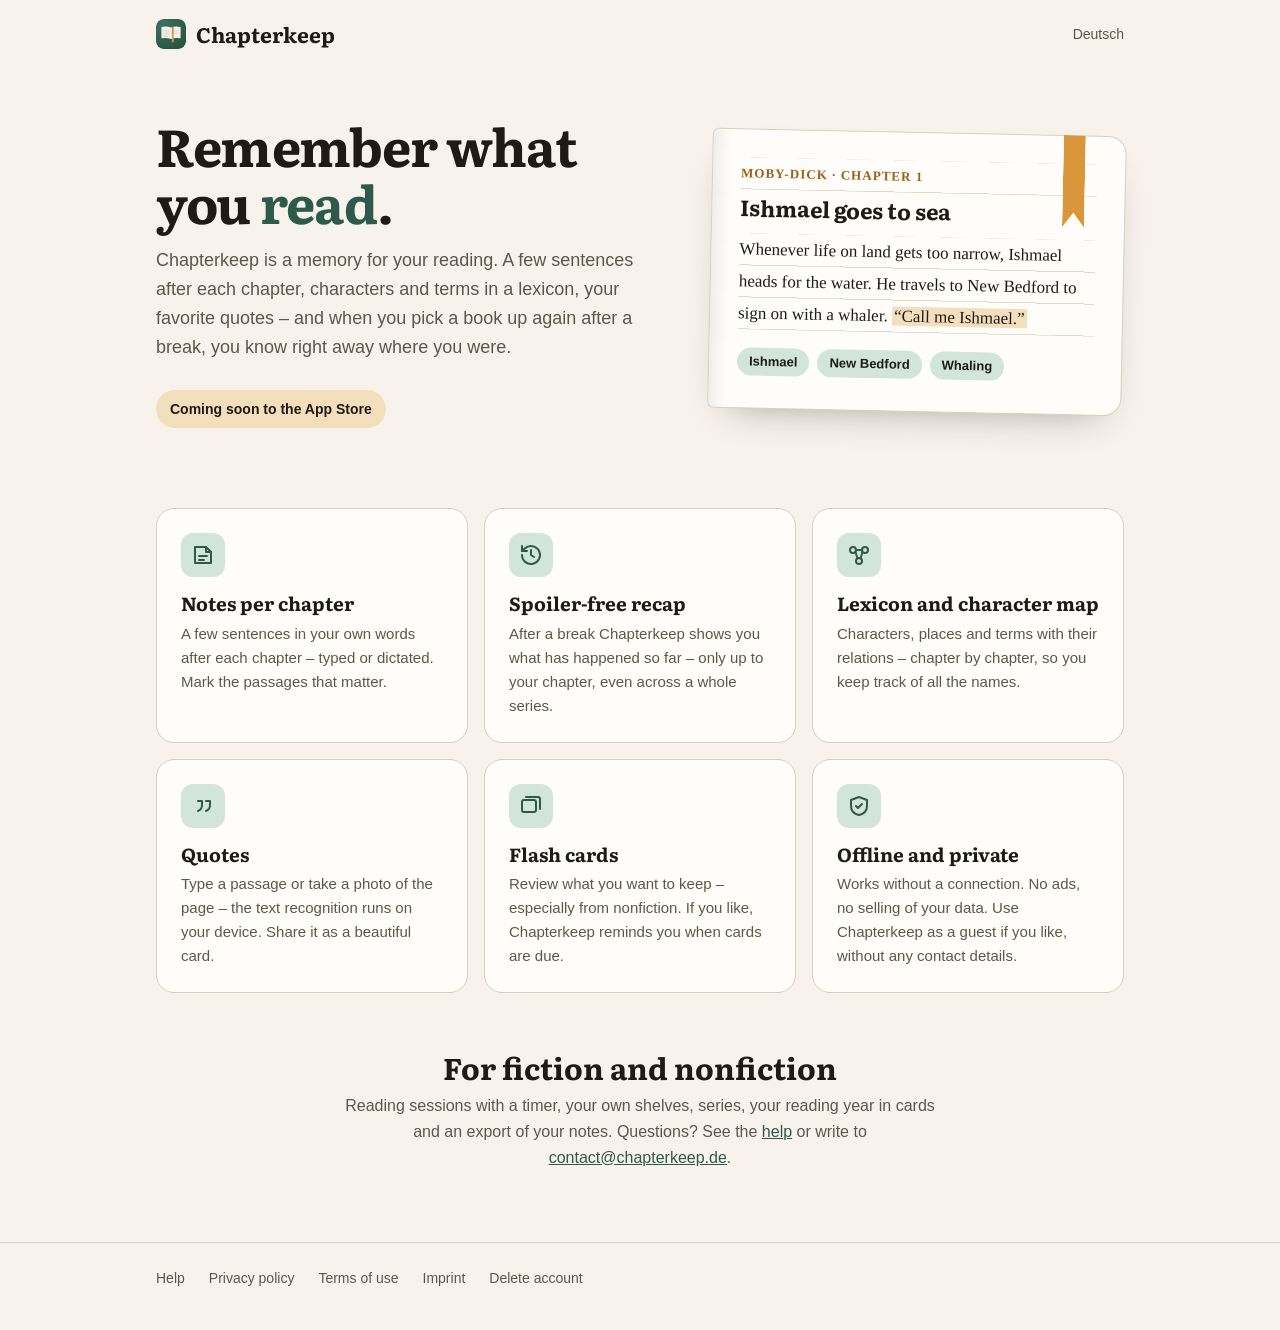
<file: en/index.html>
<!doctype html>
<html lang="en">
<head>
  <meta charset="utf-8">
  <meta name="viewport" content="width=device-width, initial-scale=1">
  <title>Chapterkeep – A memory for your reading</title>
  <meta name="description" content="Chapterkeep is a memory for your reading: notes per chapter, characters and terms in a lexicon, quotes and a spoiler-free recap when you pick a book up again.">
  <link rel="stylesheet" href="/style.css">
  <link rel="icon" href="/favicon.svg" type="image/svg+xml">
  <link rel="apple-touch-icon" href="/img/app-icon.png">
  <link rel="alternate" hreflang="de" href="/">
</head>
<body>
  <header class="site-header">
    <div class="wrap">
      <a class="brand" href="/en/">Chapterkeep</a>
      <a class="lang" href="/" lang="de">Deutsch</a>
    </div>
  </header>

  <main class="wrap">
    <section class="hero">
      <div>
        <h1>Remember what you <em>read</em>.</h1>
        <p class="lead">Chapterkeep is a memory for your reading. A few sentences after each chapter, characters and terms in a lexicon, your favorite quotes – and when you pick a book up again after a break, you know right away where you were.</p>
        <div class="store">
          <span class="store-note">Coming soon to the App Store</span>
        </div>
      </div>

      <figure class="page" aria-label="Example of a chapter note">
        <p class="chapter">Moby-Dick · Chapter 1</p>
        <h2>Ishmael goes to sea</h2>
        <p>Whenever life on land gets too narrow, Ishmael heads for the water. He travels to New Bedford to sign on with a whaler. <mark>“Call me Ishmael.”</mark></p>
        <ul class="chips">
          <li>Ishmael</li>
          <li>New Bedford</li>
          <li>Whaling</li>
        </ul>
      </figure>
    </section>

    <ul class="features">
      <li class="feature">
        <div class="icon"><svg viewBox="0 0 24 24" fill="none" stroke="currentColor" stroke-width="2" stroke-linecap="round" stroke-linejoin="round"><path d="M4 4h11l5 5v11H4z"/><path d="M15 4v5h5M8 13h8M8 17h5"/></svg></div>
        <h2>Notes per chapter</h2>
        <p>A few sentences in your own words after each chapter – typed or dictated. Mark the passages that matter.</p>
      </li>
      <li class="feature">
        <div class="icon"><svg viewBox="0 0 24 24" fill="none" stroke="currentColor" stroke-width="2" stroke-linecap="round" stroke-linejoin="round"><path d="M3 12a9 9 0 1 0 3-6.7L3 8"/><path d="M3 3v5h5M12 7v5l3 2"/></svg></div>
        <h2>Spoiler-free recap</h2>
        <p>After a break Chapterkeep shows you what has happened so far – only up to your chapter, even across a whole series.</p>
      </li>
      <li class="feature">
        <div class="icon"><svg viewBox="0 0 24 24" fill="none" stroke="currentColor" stroke-width="2" stroke-linecap="round" stroke-linejoin="round"><circle cx="6" cy="7" r="3"/><circle cx="18" cy="7" r="3"/><circle cx="12" cy="18" r="3"/><path d="M8.5 9l2 6.5M15.5 9l-2 6.5M9 7h6"/></svg></div>
        <h2>Lexicon and character map</h2>
        <p>Characters, places and terms with their relations – chapter by chapter, so you keep track of all the names.</p>
      </li>
      <li class="feature">
        <div class="icon"><svg viewBox="0 0 24 24" fill="none" stroke="currentColor" stroke-width="2" stroke-linecap="round" stroke-linejoin="round"><path d="M7 7h4v4c0 3-1.5 5-4 6M15 7h4v4c0 3-1.5 5-4 6"/></svg></div>
        <h2>Quotes</h2>
        <p>Type a passage or take a photo of the page – the text recognition runs on your device. Share it as a beautiful card.</p>
      </li>
      <li class="feature">
        <div class="icon"><svg viewBox="0 0 24 24" fill="none" stroke="currentColor" stroke-width="2" stroke-linecap="round" stroke-linejoin="round"><rect x="3" y="6" width="14" height="12" rx="2"/><path d="M7 3h12a2 2 0 0 1 2 2v10"/></svg></div>
        <h2>Flash cards</h2>
        <p>Review what you want to keep – especially from nonfiction. If you like, Chapterkeep reminds you when cards are due.</p>
      </li>
      <li class="feature">
        <div class="icon"><svg viewBox="0 0 24 24" fill="none" stroke="currentColor" stroke-width="2" stroke-linecap="round" stroke-linejoin="round"><path d="M12 3l8 3v6c0 5-3.5 8-8 9-4.5-1-8-4-8-9V6z"/><path d="M9 12l2 2 4-4"/></svg></div>
        <h2>Offline and private</h2>
        <p>Works without a connection. No ads, no selling of your data. Use Chapterkeep as a guest if you like, without any contact details.</p>
      </li>
    </ul>

    <section class="closing">
      <h2>For fiction and nonfiction</h2>
      <p>Reading sessions with a timer, your own shelves, series, your reading year in cards and an export of your notes. Questions? See the <a href="/en/help/">help</a> or write to <a href="mailto:contact@chapterkeep.de">contact@chapterkeep.de</a>.</p>
    </section>
  </main>

  <footer class="site-footer">
    <div class="wrap">
      <a href="/en/help/">Help</a>
      <a href="/en/privacy/">Privacy policy</a>
      <a href="/en/terms/">Terms of use</a>
      <a href="/en/imprint/">Imprint</a>
      <a href="/en/delete-account/">Delete account</a>
    </div>
  </footer>
</body>
</html>
</file>
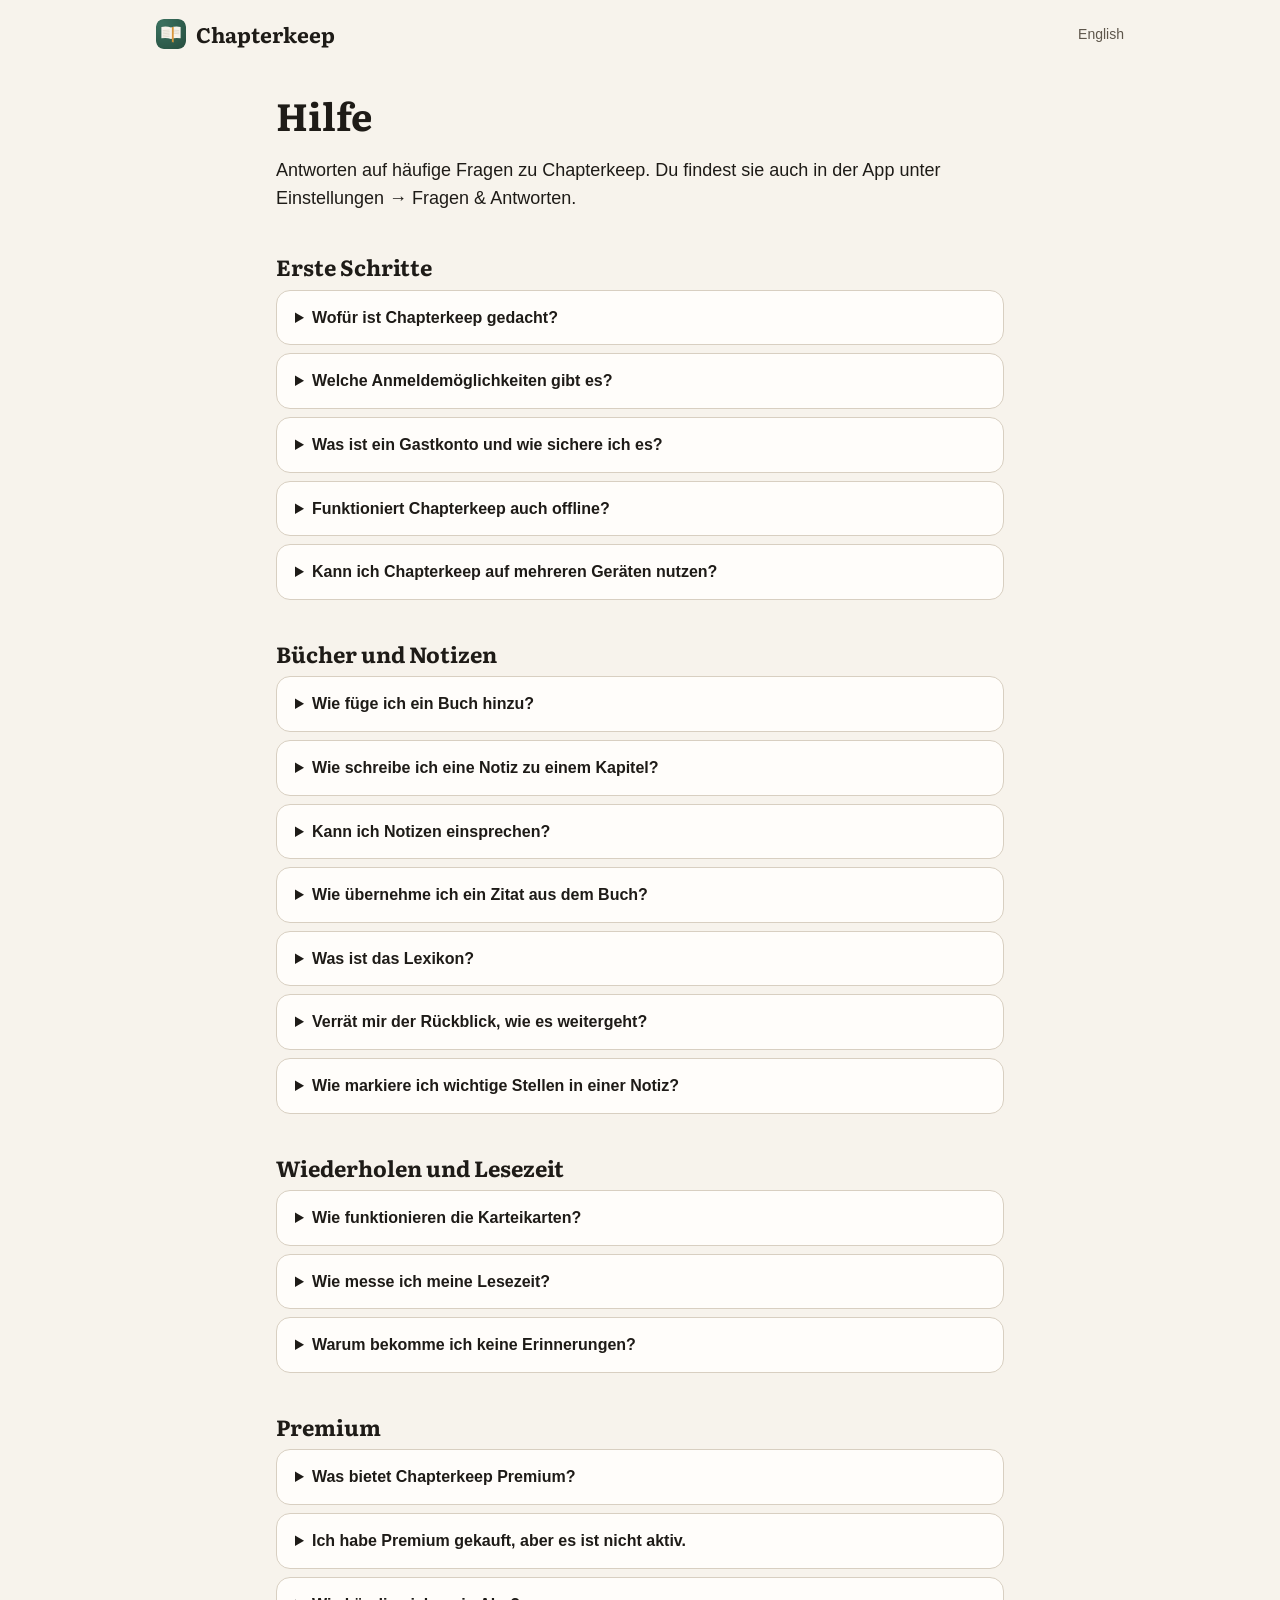
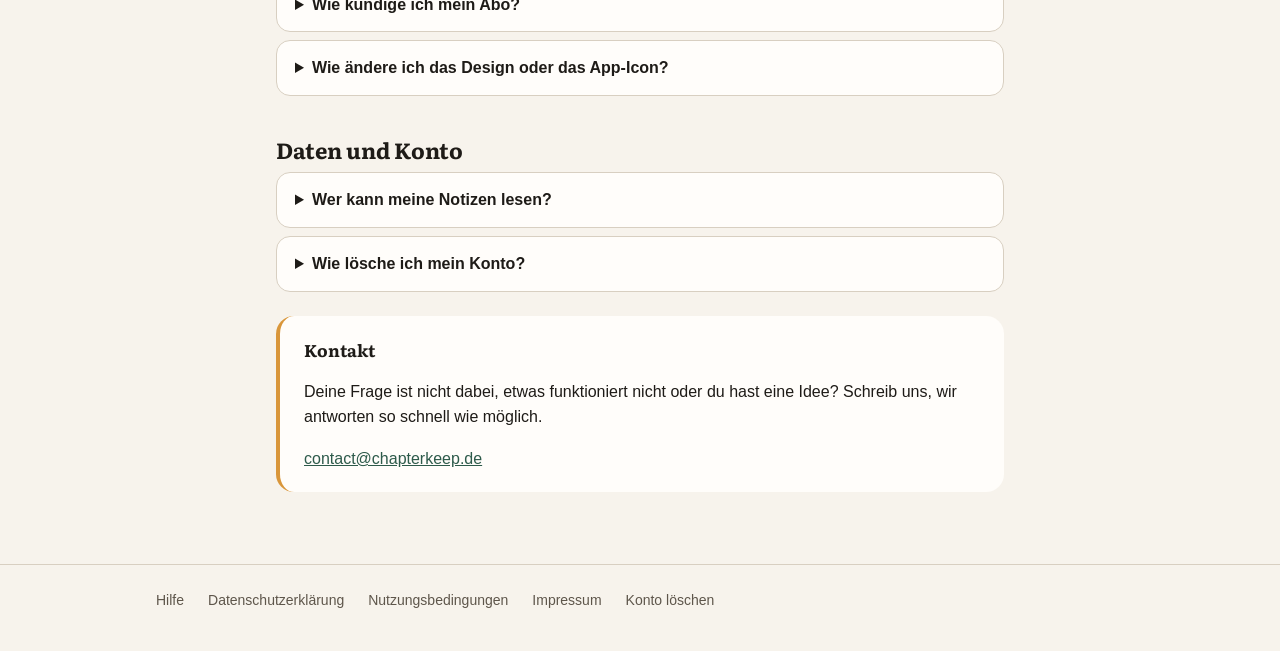
<file: hilfe/index.html>
<!doctype html>
<!-- Generated by tool/website/export_legal_pages.dart in the app repo, don't edit. -->
<html lang="de">
<head>
  <meta charset="utf-8">
  <meta name="viewport" content="width=device-width, initial-scale=1">
  <title>Hilfe – Chapterkeep</title>
  <link rel="stylesheet" href="/style.css">
  <link rel="icon" href="/favicon.svg" type="image/svg+xml">
  <link rel="apple-touch-icon" href="/img/app-icon.png">
  <link rel="alternate" hreflang="en" href="/en/help/">
</head>
<body>
  <header class="site-header">
    <div class="wrap">
      <a class="brand" href="/">Chapterkeep</a>
      <a class="lang" href="/en/help/" lang="en">English</a>
    </div>
  </header>
  <main class="wrap legal">
<h1>Hilfe</h1>
<p class="intro">Antworten auf häufige Fragen zu Chapterkeep. Du findest sie auch in der App unter Einstellungen → Fragen &amp; Antworten.</p>
<h2>Erste Schritte</h2>
<details class="faq"><summary>Wofür ist Chapterkeep gedacht?</summary><p>Chapterkeep ist dein Gedächtnis fürs Lesen. Du schreibst nach einem Kapitel ein paar Sätze in deinen eigenen Worten auf, hältst Figuren, Orte und Begriffe im Lexikon fest und sammelst Zitate. Wenn du nach einer Pause weiterliest, zeigt dir der Rückblick, was bisher geschah – nur bis zu deinem Kapitel.</p></details>
<details class="faq"><summary>Welche Anmeldemöglichkeiten gibt es?</summary><p>Du kannst dich mit einem Link per E-Mail anmelden, mit Google oder – auf dem iPhone – mit Apple. Oder du nutzt Chapterkeep ohne Angabe von Kontaktdaten als Gast. Ein Passwort brauchst du nicht.</p></details>
<details class="faq"><summary>Was ist ein Gastkonto und wie sichere ich es?</summary><p>Als Gast sind deine Bücher und Notizen an diese Installation gebunden: Wenn du dich abmeldest oder die App löschst, gehen sie verloren. Sichere dein Konto deshalb in den Einstellungen unter „Profil“ mit Google, Apple oder deiner E-Mail-Adresse. Danach meldest du dich damit an, und alle Notizen bleiben erhalten.</p></details>
<details class="faq"><summary>Funktioniert Chapterkeep auch offline?</summary><p>Ja. Alles, was du schreibst, wird zuerst auf deinem Gerät gespeichert, du kannst also auch im Flugzeug oder im Funkloch weitermachen. Sobald du wieder online bist, wird automatisch synchronisiert. Nur die Buchsuche braucht eine Verbindung.</p></details>
<details class="faq"><summary>Kann ich Chapterkeep auf mehreren Geräten nutzen?</summary><p>Ja, wenn dein Konto gesichert ist: Melde dich auf dem zweiten Gerät mit derselben Methode an. Deine Bücher, Notizen, Zitate und Karteikarten werden dann zwischen den Geräten synchronisiert.</p></details>
<h2>Bücher und Notizen</h2>
<details class="faq"><summary>Wie füge ich ein Buch hinzu?</summary><p>Tippe in der Bibliothek auf „Buch hinzufügen“ und suche nach Titel, Autor oder ISBN, oder scanne den Barcode auf der Rückseite. Kennt die Suche ein Buch nicht, kannst du es von Hand eintragen.</p></details>
<details class="faq"><summary>Wie schreibe ich eine Notiz zu einem Kapitel?</summary><p>Öffne das Buch und tippe im Tab „Kapitel“ auf „Notiz schreiben“. Chapterkeep schlägt das nächste Kapitel vor. Ein paar Sätze reichen – am besten direkt nach dem Lesen, solange es frisch ist.</p></details>
<details class="faq"><summary>Kann ich Notizen einsprechen?</summary><p>Ja. Tippe im Notiz-Editor auf das Mikrofon und sprich; der erkannte Text landet in deiner Notiz. Chapterkeep nimmt dabei keinen Ton auf. Die Spracherkennung übernimmt dein Betriebssystem.</p></details>
<details class="faq"><summary>Wie übernehme ich ein Zitat aus dem Buch?</summary><p>Tippe im Tab „Zitate“ auf „Zitat hinzufügen“. Du kannst den Text tippen oder die Seite fotografieren und die Stelle markieren; die Texterkennung läuft auf deinem Gerät, das Foto wird danach gelöscht.</p></details>
<details class="faq"><summary>Was ist das Lexikon?</summary><p>Im Lexikon hältst du fest, was in einem Buch wichtig ist: bei Romanen Figuren, Orte und Begriffe, bei Sachbüchern zum Beispiel Kernaussagen und Fachbegriffe. Zu jedem Eintrag merkt sich Chapterkeep, in welchem Kapitel er zum ersten Mal vorkommt. Beziehungen zwischen Einträgen siehst du auf der Figurenkarte.</p></details>
<details class="faq"><summary>Verrät mir der Rückblick, wie es weitergeht?</summary><p>Nein. Der Rückblick, die Figurenkarte und der Rückblick einer Reihe zeigen nur deine eigenen Notizen bis zu dem Kapitel, an dem du gerade bist. Was danach kommt, bleibt verborgen.</p></details>
<details class="faq"><summary>Wie markiere ich wichtige Stellen in einer Notiz?</summary><p>Wähle im Notiz-Editor den Text aus und tippe auf „Als wichtig markieren“. Markierte Stellen findest du gesammelt im Notizbuch und hervorgehoben im Export.</p></details>
<h2>Wiederholen und Lesezeit</h2>
<details class="faq"><summary>Wie funktionieren die Karteikarten?</summary><p>Aus einem Lexikoneintrag, einem Zitat oder einer ausgewählten Stelle deiner Notiz kannst du eine Karteikarte machen, oder du schreibst sie von Hand. Unter „Wiederholen“ fragt Chapterkeep dich ab: Was du weißt, kommt seltener wieder, was du noch nicht weißt, öfter (Lernkartei nach Leitner).</p></details>
<details class="faq"><summary>Wie messe ich meine Lesezeit?</summary><p>Tippe auf der Buchseite auf „Ich lese jetzt“. Die Zeit läuft, auch wenn du die App schließt. Wenn du fertig bist, beendest du die Sitzung, trägst das Kapitel ein und kannst gleich eine Notiz schreiben oder einsprechen.</p></details>
<details class="faq"><summary>Warum bekomme ich keine Erinnerungen?</summary><p>Schalte die Erinnerungen in den Einstellungen ein und erlaube Chapterkeep Mitteilungen, wenn das System fragt. Hast du Mitteilungen früher abgelehnt, zeigen dir die Einstellungen einen Hinweis mit einem Link zu den Systemeinstellungen. Chapterkeep erinnert dich höchstens einmal am Tag.</p></details>
<h2>Premium</h2>
<details class="faq"><summary>Was bietet Chapterkeep Premium?</summary><p>Mit Premium exportierst du Bücher als PDF oder Markdown, siehst alle Karten deines Lesejahrs, nutzt weitere Designs mit passenden App-Icons und das Widget für deinen Home-Bildschirm. Notizen, Lexikon, Zitate, Karteikarten und die Synchronisierung sind kostenlos.</p></details>
<details class="faq"><summary>Ich habe Premium gekauft, aber es ist nicht aktiv.</summary><p>Melde dich mit dem Konto an, mit dem du gekauft hast, und tippe auf der Premium-Seite auf „Käufe wiederherstellen“. Dafür muss auf dem Gerät dasselbe App-Store- bzw. Google-Play-Konto angemeldet sein wie beim Kauf.</p></details>
<details class="faq"><summary>Wie kündige ich mein Abo?</summary><p>Abos verwaltest du in deinem Store: auf dem iPhone unter Einstellungen → dein Name → Abonnements, unter Android in Google Play unter Profil → Zahlungen und Abos. Premium bleibt bis zum Ende des bezahlten Zeitraums aktiv.</p></details>
<details class="faq"><summary>Wie ändere ich das Design oder das App-Icon?</summary><p>In den Einstellungen unter „Design“. Ohne Premium kannst du jedes Design dort ausprobieren.</p></details>
<h2>Daten und Konto</h2>
<details class="faq"><summary>Wer kann meine Notizen lesen?</summary><p>Nur du. Deine Bücher und Notizen liegen auf deinem Gerät und auf Servern in der EU und sind an dein Konto gebunden. Wir verkaufen sie nicht, werten sie nicht aus und nutzen sie nicht für Werbung. Fotos und Sprachaufnahmen werden nicht hochgeladen.</p></details>
<details class="faq"><summary>Wie lösche ich mein Konto?</summary><p>In den Einstellungen unter „Profil“ → „Konto löschen“. Dabei werden alle deine Daten auf unseren Servern und auf dem Gerät gelöscht. Ein laufendes Abo kündigst du zusätzlich in deinem Store.</p></details>
<div class="notice">
<h3>Kontakt</h3>
<p>Deine Frage ist nicht dabei, etwas funktioniert nicht oder du hast eine Idee? Schreib uns, wir antworten so schnell wie möglich.</p>
<p><a href="mailto:contact@chapterkeep.de">contact@chapterkeep.de</a></p>
</div>
  </main>
  <footer class="site-footer">
    <div class="wrap">
      <a href="/hilfe/">Hilfe</a>
      <a href="/datenschutz/">Datenschutzerklärung</a>
      <a href="/nutzungsbedingungen/">Nutzungsbedingungen</a>
      <a href="/impressum/">Impressum</a>
      <a href="/konto-loeschen/">Konto löschen</a>
    </div>
  </footer>
</body>
</html>
</file>
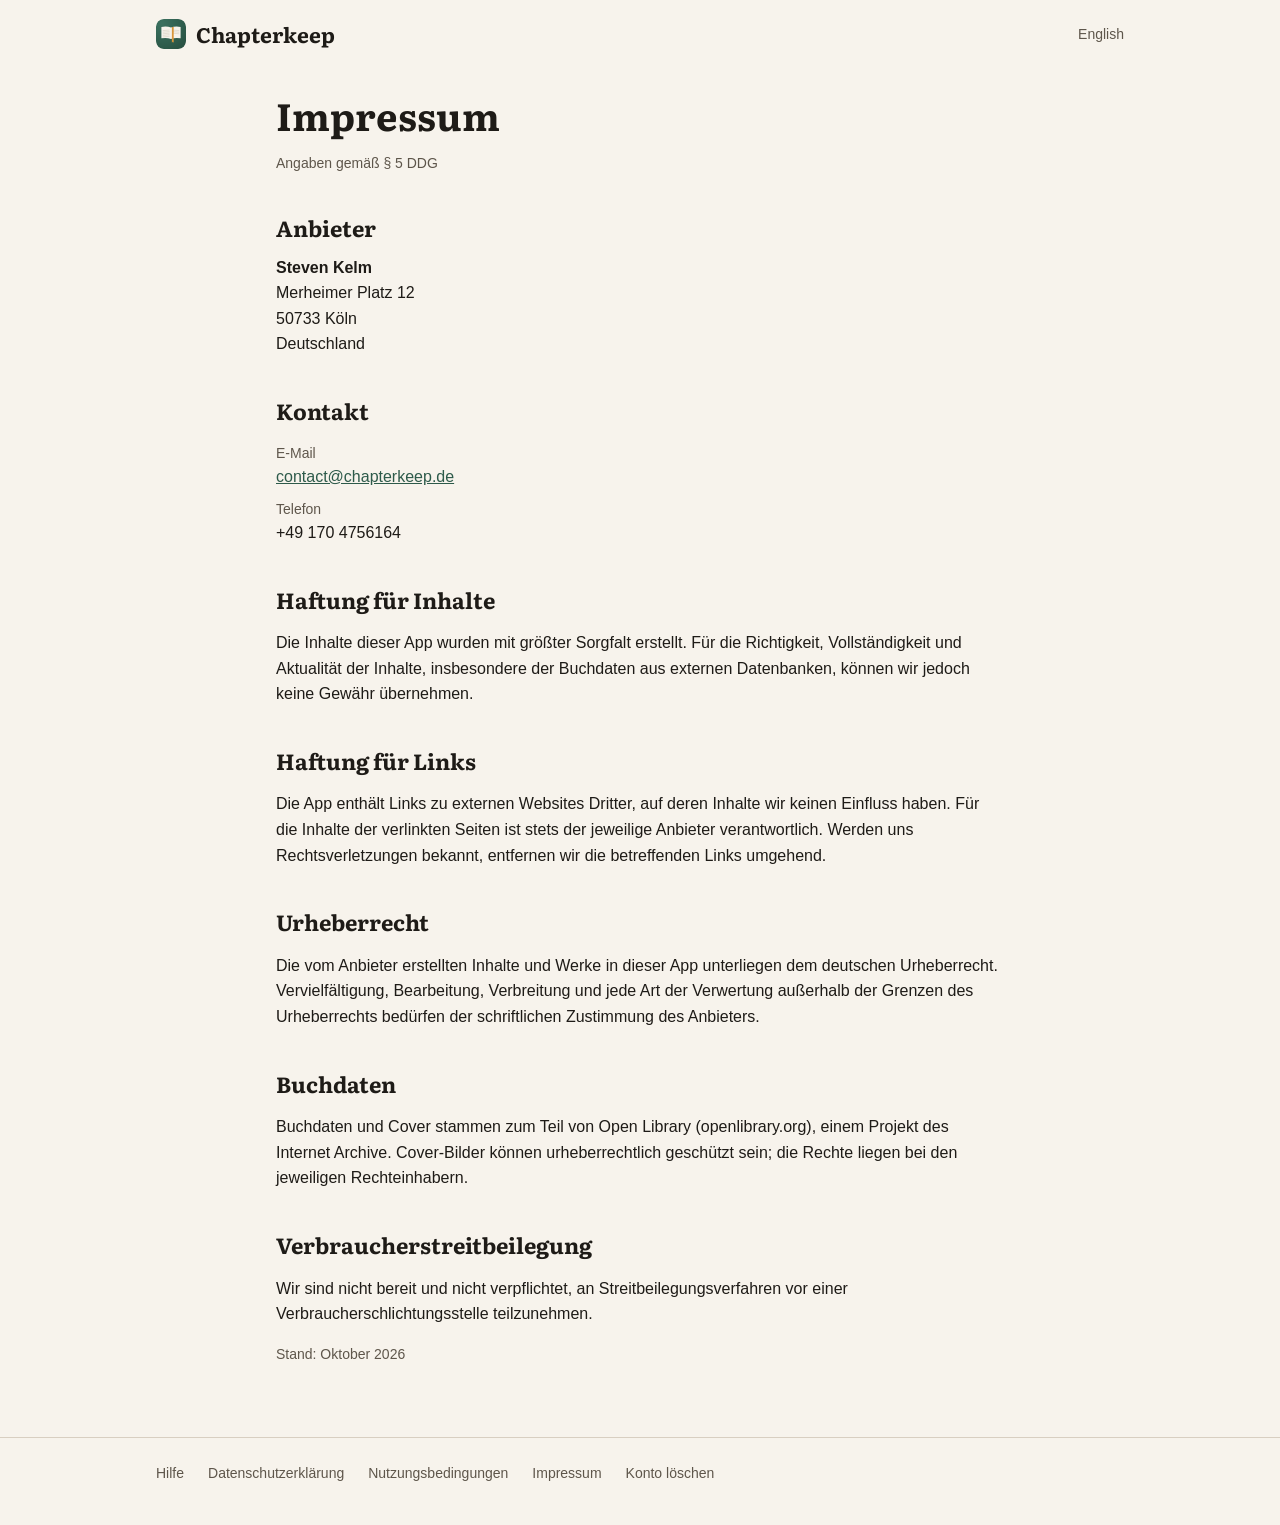
<file: impressum/index.html>
<!doctype html>
<!-- Generated by tool/website/export_legal_pages.dart in the app repo, don't edit. -->
<html lang="de">
<head>
  <meta charset="utf-8">
  <meta name="viewport" content="width=device-width, initial-scale=1">
  <title>Impressum – Chapterkeep</title>
  <link rel="stylesheet" href="/style.css">
  <link rel="icon" href="/favicon.svg" type="image/svg+xml">
  <link rel="apple-touch-icon" href="/img/app-icon.png">
  <link rel="alternate" hreflang="en" href="/en/imprint/">
</head>
<body>
  <header class="site-header">
    <div class="wrap">
      <a class="brand" href="/">Chapterkeep</a>
      <a class="lang" href="/en/imprint/" lang="en">English</a>
    </div>
  </header>
  <main class="wrap legal">
<h1>Impressum</h1>
<p class="updated">Angaben gemäß § 5 DDG</p>
<h2>Anbieter</h2>
<address class="contact">
<strong>Steven Kelm</strong><br>
Merheimer Platz 12<br>
50733 Köln<br>
Deutschland
</address>
<h2>Kontakt</h2>
<dl class="contact-list">
<dt>E-Mail</dt>
<dd><a href="mailto:contact@chapterkeep.de">contact@chapterkeep.de</a></dd>
<dt>Telefon</dt>
<dd>+49 170 4756164</dd>
</dl>
<h2>Haftung für Inhalte</h2>
<p>Die Inhalte dieser App wurden mit größter Sorgfalt erstellt. Für die Richtigkeit, Vollständigkeit und Aktualität der Inhalte, insbesondere der Buchdaten aus externen Datenbanken, können wir jedoch keine Gewähr übernehmen.</p>
<h2>Haftung für Links</h2>
<p>Die App enthält Links zu externen Websites Dritter, auf deren Inhalte wir keinen Einfluss haben. Für die Inhalte der verlinkten Seiten ist stets der jeweilige Anbieter verantwortlich. Werden uns Rechtsverletzungen bekannt, entfernen wir die betreffenden Links umgehend.</p>
<h2>Urheberrecht</h2>
<p>Die vom Anbieter erstellten Inhalte und Werke in dieser App unterliegen dem deutschen Urheberrecht. Vervielfältigung, Bearbeitung, Verbreitung und jede Art der Verwertung außerhalb der Grenzen des Urheberrechts bedürfen der schriftlichen Zustimmung des Anbieters.</p>
<h2>Buchdaten</h2>
<p>Buchdaten und Cover stammen zum Teil von Open Library (openlibrary.org), einem Projekt des Internet Archive. Cover-Bilder können urheberrechtlich geschützt sein; die Rechte liegen bei den jeweiligen Rechteinhabern.</p>
<h2>Verbraucherstreitbeilegung</h2>
<p>Wir sind nicht bereit und nicht verpflichtet, an Streitbeilegungsverfahren vor einer Verbraucherschlichtungsstelle teilzunehmen.</p>
<p class="updated">Stand: Oktober 2026</p>
  </main>
  <footer class="site-footer">
    <div class="wrap">
      <a href="/hilfe/">Hilfe</a>
      <a href="/datenschutz/">Datenschutzerklärung</a>
      <a href="/nutzungsbedingungen/">Nutzungsbedingungen</a>
      <a href="/impressum/">Impressum</a>
      <a href="/konto-loeschen/">Konto löschen</a>
    </div>
  </footer>
</body>
</html>
</file>
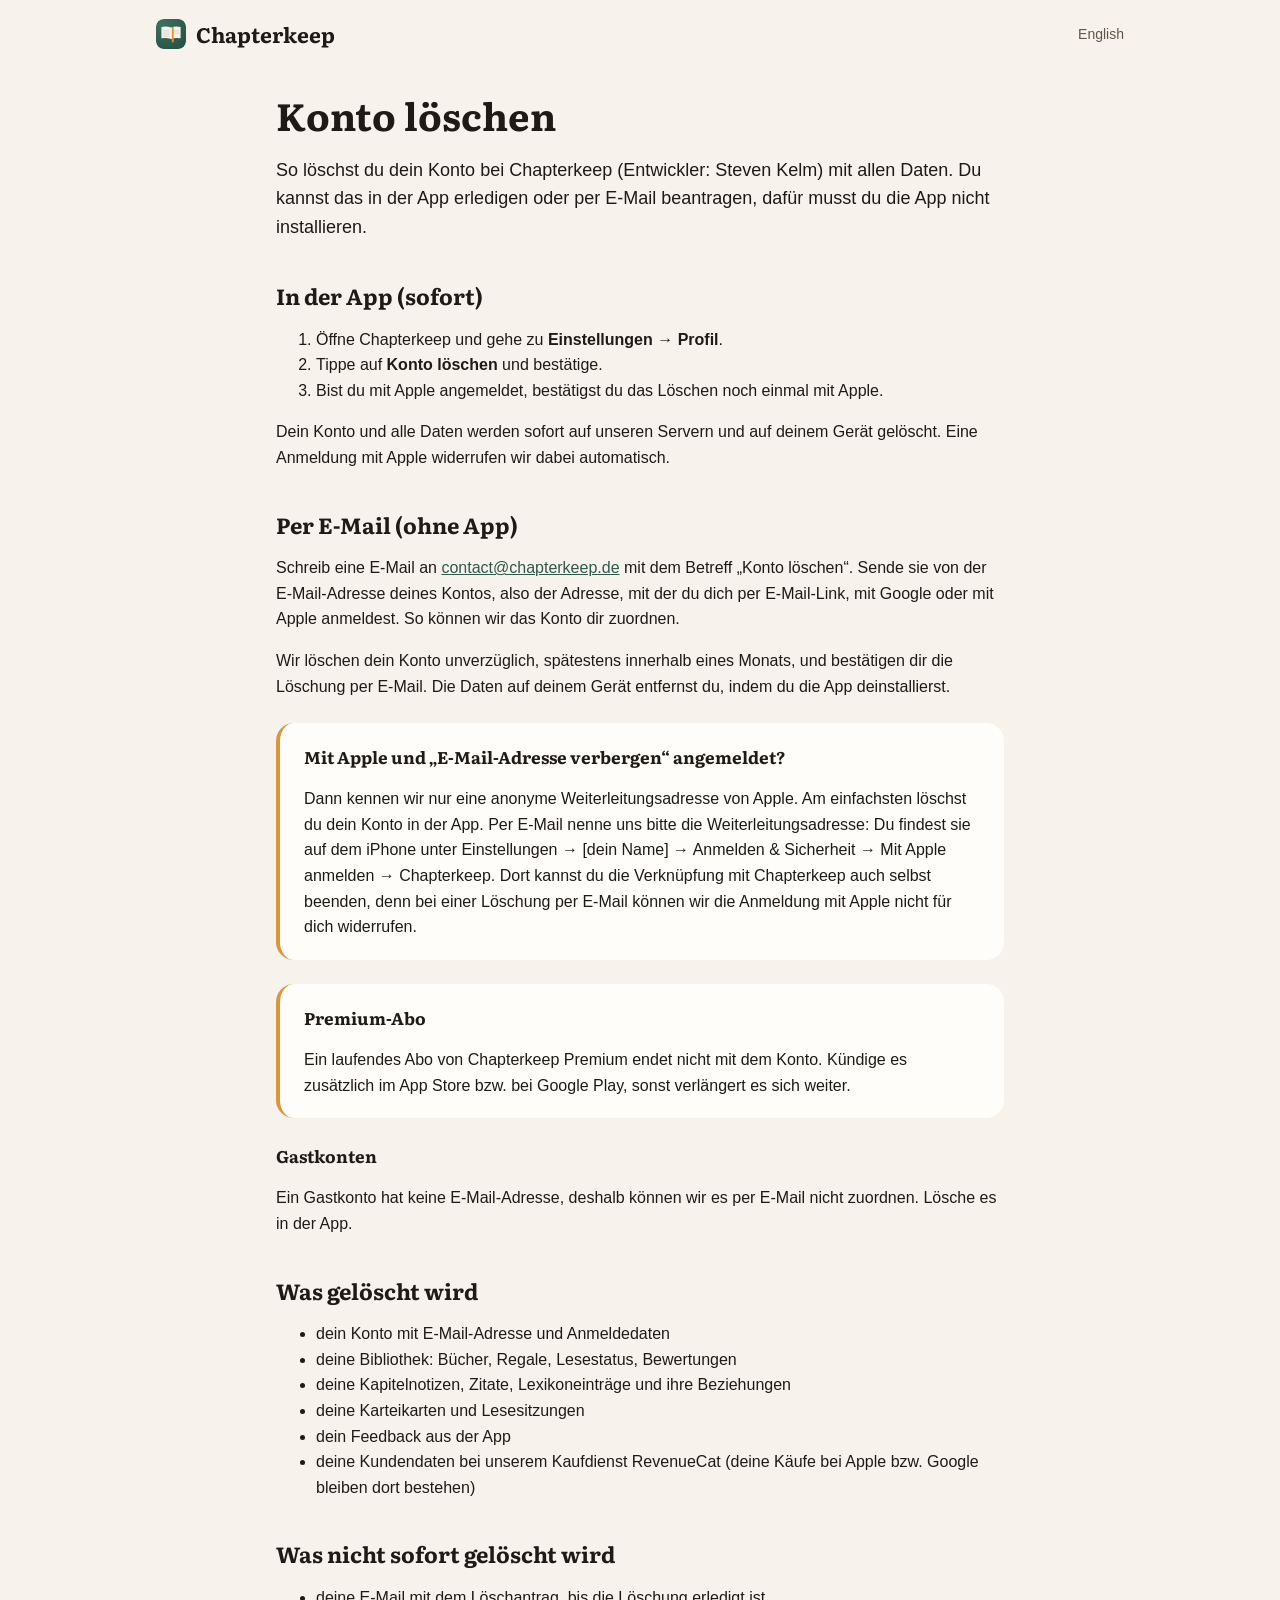
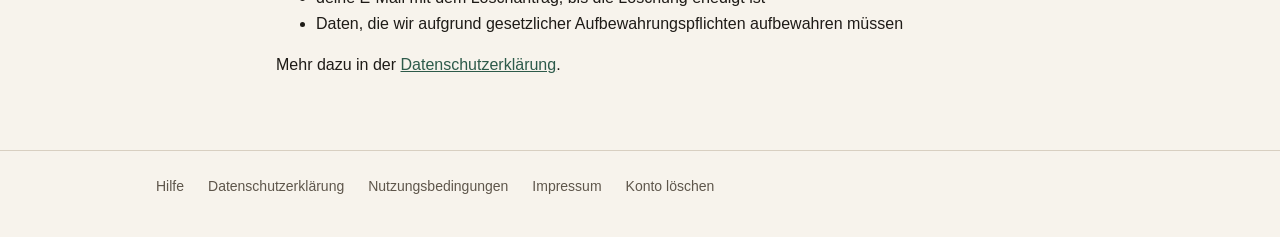
<file: konto-loeschen/index.html>
<!doctype html>
<html lang="de">
<head>
  <meta charset="utf-8">
  <meta name="viewport" content="width=device-width, initial-scale=1">
  <title>Konto löschen – Chapterkeep</title>
  <meta name="description" content="So löschst du dein Chapterkeep-Konto mit allen Daten, in der App oder per E-Mail.">
  <link rel="stylesheet" href="/style.css">
  <link rel="icon" href="/favicon.svg" type="image/svg+xml">
  <link rel="apple-touch-icon" href="/img/app-icon.png">
  <link rel="alternate" hreflang="en" href="/en/delete-account/">
</head>
<body>
  <header class="site-header">
    <div class="wrap">
      <a class="brand" href="/">Chapterkeep</a>
      <a class="lang" href="/en/delete-account/" lang="en">English</a>
    </div>
  </header>

  <main class="wrap legal">
    <h1>Konto löschen</h1>
    <p class="intro">So löschst du dein Konto bei Chapterkeep (Entwickler: Steven Kelm) mit allen Daten. Du kannst das in der App erledigen oder per E-Mail beantragen, dafür musst du die App nicht installieren.</p>

    <h2>In der App (sofort)</h2>
    <ol>
      <li>Öffne Chapterkeep und gehe zu <strong>Einstellungen → Profil</strong>.</li>
      <li>Tippe auf <strong>Konto löschen</strong> und bestätige.</li>
      <li>Bist du mit Apple angemeldet, bestätigst du das Löschen noch einmal mit Apple.</li>
    </ol>
    <p>Dein Konto und alle Daten werden sofort auf unseren Servern und auf deinem Gerät gelöscht. Eine Anmeldung mit Apple widerrufen wir dabei automatisch.</p>

    <h2>Per E-Mail (ohne App)</h2>
    <p>Schreib eine E-Mail an <a href="mailto:contact@chapterkeep.de?subject=Konto%20l%C3%B6schen">contact@chapterkeep.de</a> mit dem Betreff „Konto löschen“. Sende sie von der E-Mail-Adresse deines Kontos, also der Adresse, mit der du dich per E-Mail-Link, mit Google oder mit Apple anmeldest. So können wir das Konto dir zuordnen.</p>
    <p>Wir löschen dein Konto unverzüglich, spätestens innerhalb eines Monats, und bestätigen dir die Löschung per E-Mail. Die Daten auf deinem Gerät entfernst du, indem du die App deinstallierst.</p>

    <div class="notice">
      <h3>Mit Apple und „E-Mail-Adresse verbergen“ angemeldet?</h3>
      <p>Dann kennen wir nur eine anonyme Weiterleitungsadresse von Apple. Am einfachsten löschst du dein Konto in der App. Per E-Mail nenne uns bitte die Weiterleitungsadresse: Du findest sie auf dem iPhone unter Einstellungen → [dein Name] → Anmelden &amp; Sicherheit → Mit Apple anmelden → Chapterkeep. Dort kannst du die Verknüpfung mit Chapterkeep auch selbst beenden, denn bei einer Löschung per E-Mail können wir die Anmeldung mit Apple nicht für dich widerrufen.</p>
    </div>

    <div class="notice">
      <h3>Premium-Abo</h3>
      <p>Ein laufendes Abo von Chapterkeep Premium endet nicht mit dem Konto. Kündige es zusätzlich im App Store bzw. bei Google Play, sonst verlängert es sich weiter.</p>
    </div>

    <h3>Gastkonten</h3>
    <p>Ein Gastkonto hat keine E-Mail-Adresse, deshalb können wir es per E-Mail nicht zuordnen. Lösche es in der App.</p>

    <h2>Was gelöscht wird</h2>
    <ul>
      <li>dein Konto mit E-Mail-Adresse und Anmeldedaten</li>
      <li>deine Bibliothek: Bücher, Regale, Lesestatus, Bewertungen</li>
      <li>deine Kapitelnotizen, Zitate, Lexikoneinträge und ihre Beziehungen</li>
      <li>deine Karteikarten und Lesesitzungen</li>
      <li>dein Feedback aus der App</li>
      <li>deine Kundendaten bei unserem Kaufdienst RevenueCat (deine Käufe bei Apple bzw. Google bleiben dort bestehen)</li>
    </ul>

    <h2>Was nicht sofort gelöscht wird</h2>
    <ul>
      <li>deine E-Mail mit dem Löschantrag, bis die Löschung erledigt ist</li>
      <li>Daten, die wir aufgrund gesetzlicher Aufbewahrungspflichten aufbewahren müssen</li>
    </ul>
    <p>Mehr dazu in der <a href="/datenschutz/">Datenschutzerklärung</a>.</p>
  </main>

  <footer class="site-footer">
    <div class="wrap">
      <a href="/hilfe/">Hilfe</a>
      <a href="/datenschutz/">Datenschutzerklärung</a>
      <a href="/nutzungsbedingungen/">Nutzungsbedingungen</a>
      <a href="/impressum/">Impressum</a>
      <a href="/konto-loeschen/">Konto löschen</a>
    </div>
  </footer>
</body>
</html>
</file>
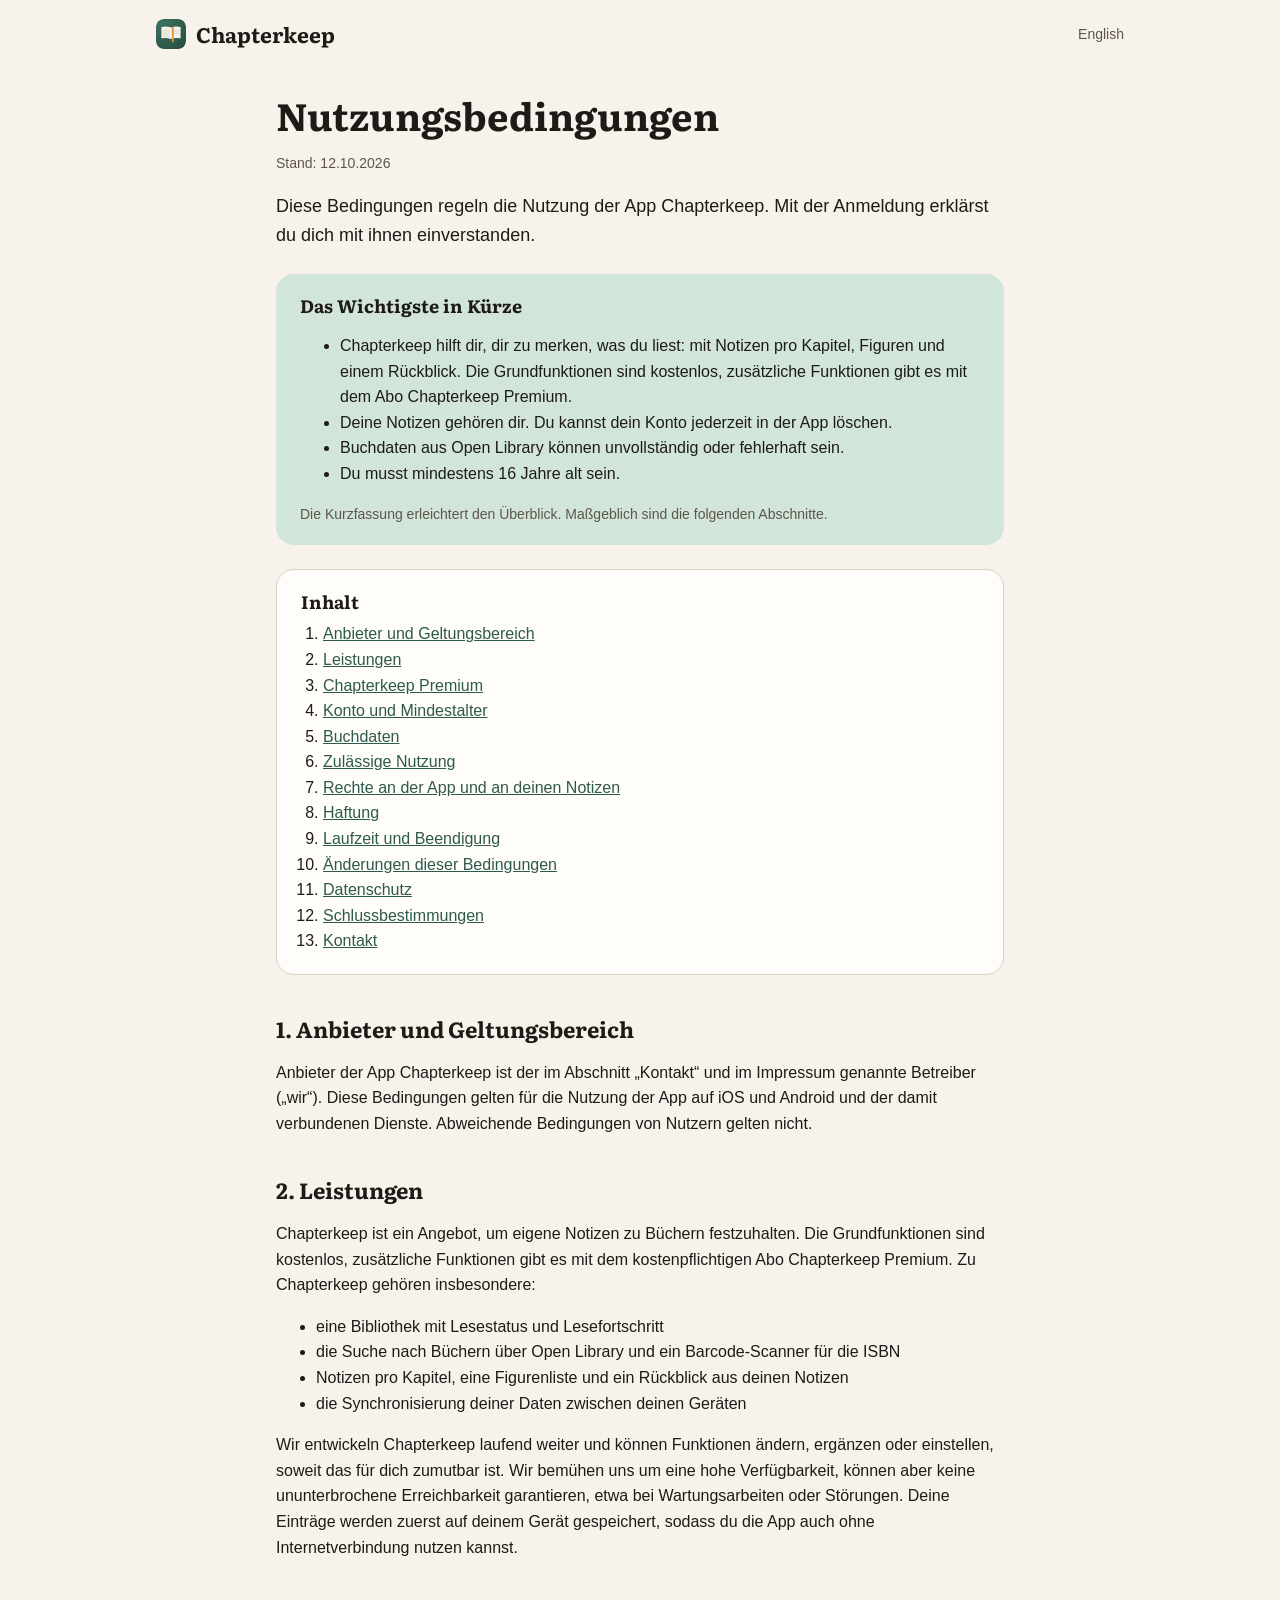
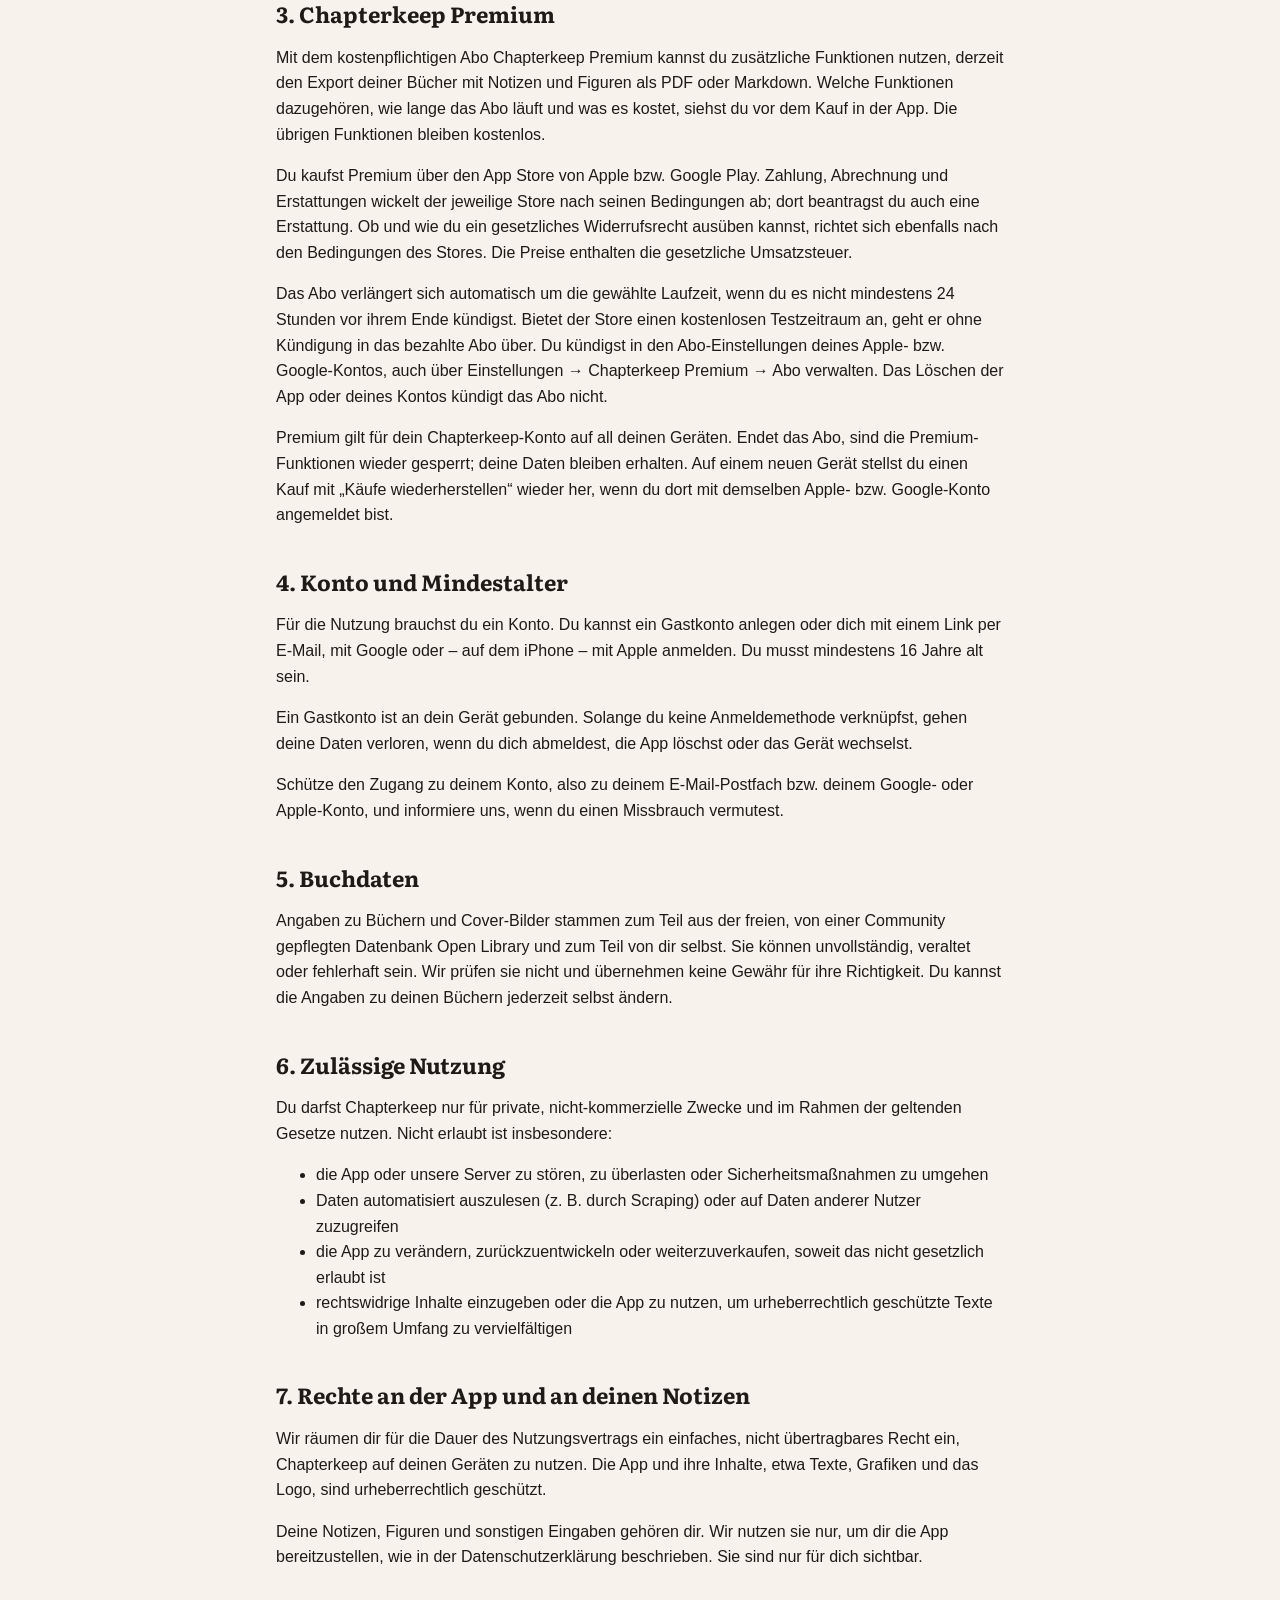
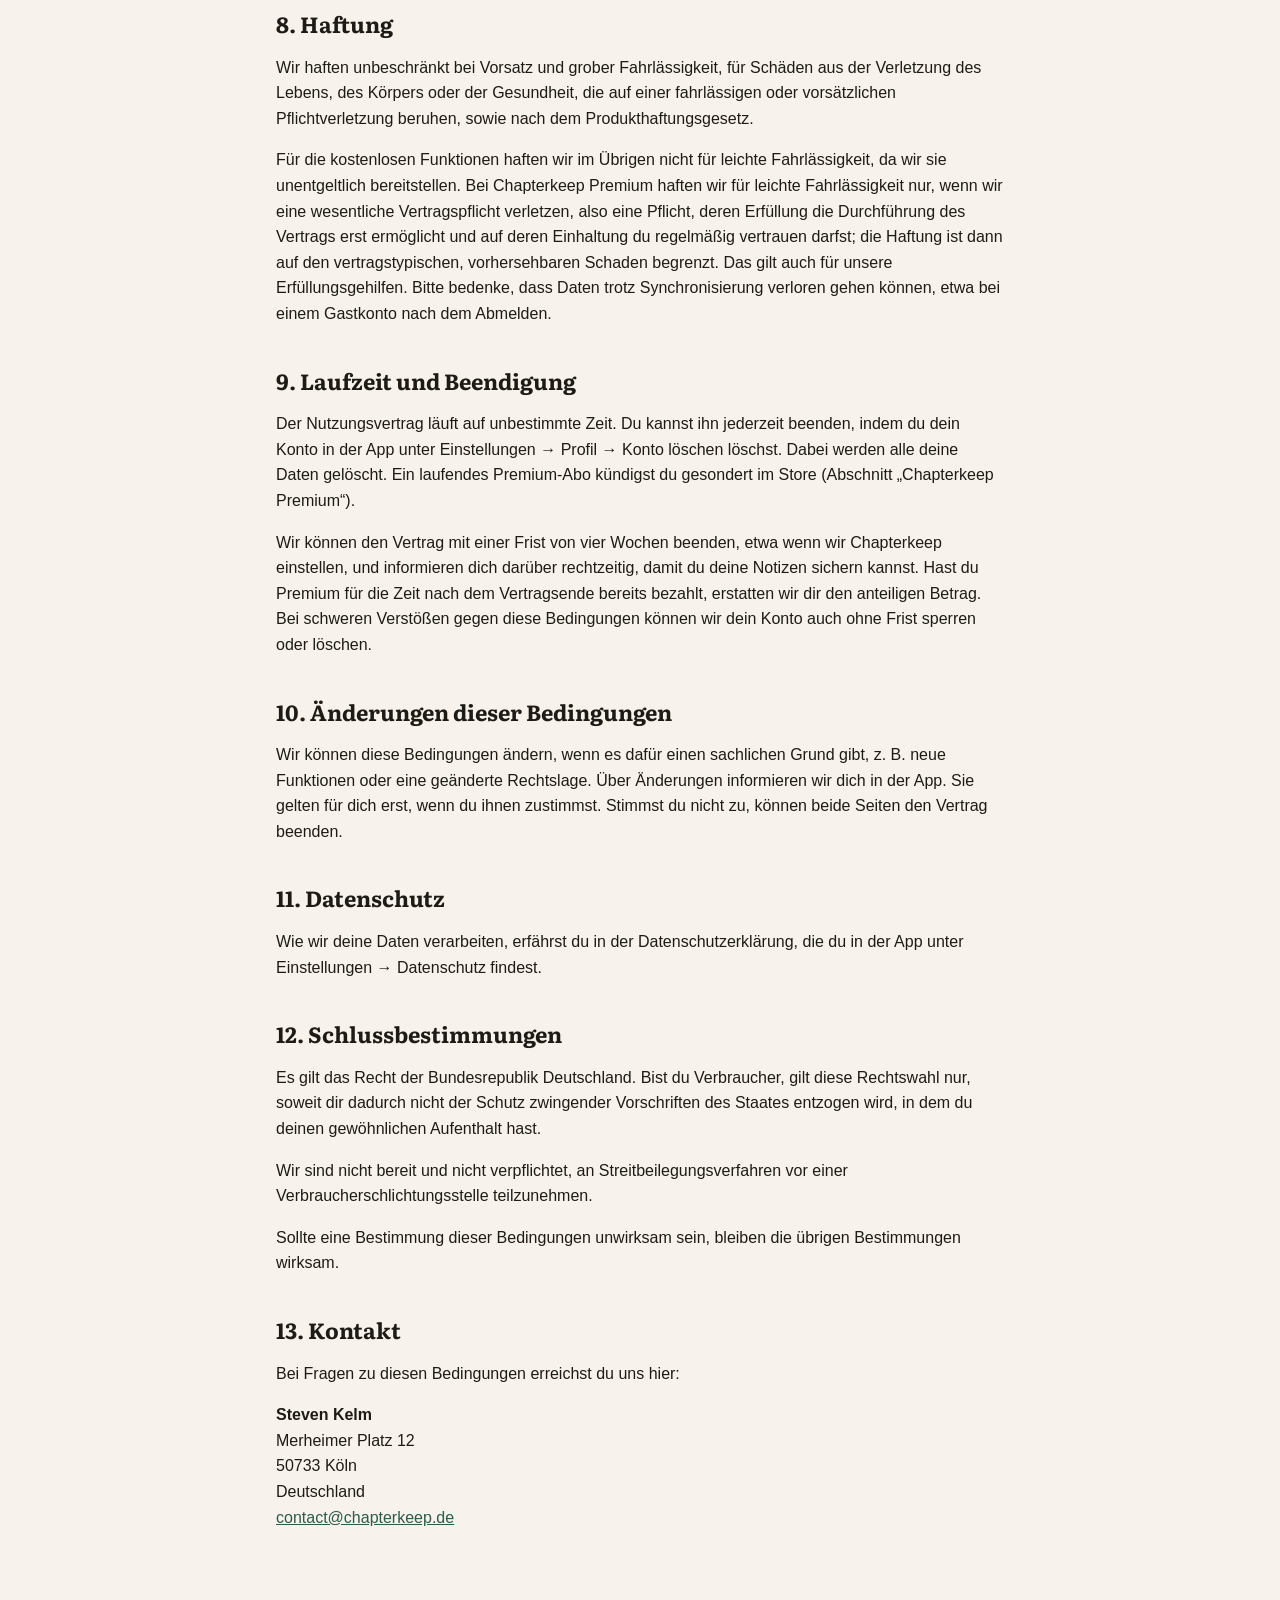
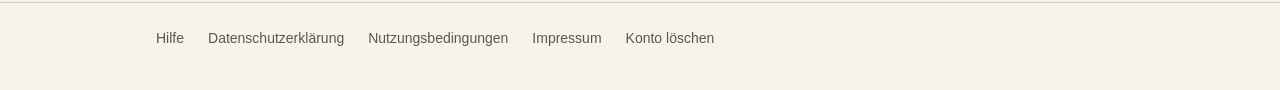
<file: nutzungsbedingungen/index.html>
<!doctype html>
<!-- Generated by tool/website/export_legal_pages.dart in the app repo, don't edit. -->
<html lang="de">
<head>
  <meta charset="utf-8">
  <meta name="viewport" content="width=device-width, initial-scale=1">
  <title>Nutzungsbedingungen – Chapterkeep</title>
  <link rel="stylesheet" href="/style.css">
  <link rel="icon" href="/favicon.svg" type="image/svg+xml">
  <link rel="apple-touch-icon" href="/img/app-icon.png">
  <link rel="alternate" hreflang="en" href="/en/terms/">
</head>
<body>
  <header class="site-header">
    <div class="wrap">
      <a class="brand" href="/">Chapterkeep</a>
      <a class="lang" href="/en/terms/" lang="en">English</a>
    </div>
  </header>
  <main class="wrap legal">
<h1>Nutzungsbedingungen</h1>
<p class="updated">Stand: 12.10.2026</p>
<p class="intro">Diese Bedingungen regeln die Nutzung der App Chapterkeep. Mit der Anmeldung erklärst du dich mit ihnen einverstanden.</p>
<aside class="summary">
<h2>Das Wichtigste in Kürze</h2>
<ul><li>Chapterkeep hilft dir, dir zu merken, was du liest: mit Notizen pro Kapitel, Figuren und einem Rückblick. Die Grundfunktionen sind kostenlos, zusätzliche Funktionen gibt es mit dem Abo Chapterkeep Premium.</li><li>Deine Notizen gehören dir. Du kannst dein Konto jederzeit in der App löschen.</li><li>Buchdaten aus Open Library können unvollständig oder fehlerhaft sein.</li><li>Du musst mindestens 16 Jahre alt sein.</li></ul>
<p class="note">Die Kurzfassung erleichtert den Überblick. Maßgeblich sind die folgenden Abschnitte.</p>
</aside>
<nav class="toc">
<h2>Inhalt</h2>
<ol>
<li><a href="#section-1">Anbieter und Geltungsbereich</a></li>
<li><a href="#section-2">Leistungen</a></li>
<li><a href="#section-3">Chapterkeep Premium</a></li>
<li><a href="#section-4">Konto und Mindestalter</a></li>
<li><a href="#section-5">Buchdaten</a></li>
<li><a href="#section-6">Zulässige Nutzung</a></li>
<li><a href="#section-7">Rechte an der App und an deinen Notizen</a></li>
<li><a href="#section-8">Haftung</a></li>
<li><a href="#section-9">Laufzeit und Beendigung</a></li>
<li><a href="#section-10">Änderungen dieser Bedingungen</a></li>
<li><a href="#section-11">Datenschutz</a></li>
<li><a href="#section-12">Schlussbestimmungen</a></li>
<li><a href="#section-13">Kontakt</a></li>
</ol>
</nav>
<section id="section-1">
<h2>1. Anbieter und Geltungsbereich</h2>
<p>Anbieter der App Chapterkeep ist der im Abschnitt „Kontakt“ und im Impressum genannte Betreiber („wir“). Diese Bedingungen gelten für die Nutzung der App auf iOS und Android und der damit verbundenen Dienste. Abweichende Bedingungen von Nutzern gelten nicht.</p>
</section>
<section id="section-2">
<h2>2. Leistungen</h2>
<p>Chapterkeep ist ein Angebot, um eigene Notizen zu Büchern festzuhalten. Die Grundfunktionen sind kostenlos, zusätzliche Funktionen gibt es mit dem kostenpflichtigen Abo Chapterkeep Premium. Zu Chapterkeep gehören insbesondere:</p>
<ul><li>eine Bibliothek mit Lesestatus und Lesefortschritt</li><li>die Suche nach Büchern über Open Library und ein Barcode-Scanner für die ISBN</li><li>Notizen pro Kapitel, eine Figurenliste und ein Rückblick aus deinen Notizen</li><li>die Synchronisierung deiner Daten zwischen deinen Geräten</li></ul>
<p>Wir entwickeln Chapterkeep laufend weiter und können Funktionen ändern, ergänzen oder einstellen, soweit das für dich zumutbar ist. Wir bemühen uns um eine hohe Verfügbarkeit, können aber keine ununterbrochene Erreichbarkeit garantieren, etwa bei Wartungsarbeiten oder Störungen. Deine Einträge werden zuerst auf deinem Gerät gespeichert, sodass du die App auch ohne Internetverbindung nutzen kannst.</p>
</section>
<section id="section-3">
<h2>3. Chapterkeep Premium</h2>
<p>Mit dem kostenpflichtigen Abo Chapterkeep Premium kannst du zusätzliche Funktionen nutzen, derzeit den Export deiner Bücher mit Notizen und Figuren als PDF oder Markdown. Welche Funktionen dazugehören, wie lange das Abo läuft und was es kostet, siehst du vor dem Kauf in der App. Die übrigen Funktionen bleiben kostenlos.</p>
<p>Du kaufst Premium über den App Store von Apple bzw. Google Play. Zahlung, Abrechnung und Erstattungen wickelt der jeweilige Store nach seinen Bedingungen ab; dort beantragst du auch eine Erstattung. Ob und wie du ein gesetzliches Widerrufsrecht ausüben kannst, richtet sich ebenfalls nach den Bedingungen des Stores. Die Preise enthalten die gesetzliche Umsatzsteuer.</p>
<p>Das Abo verlängert sich automatisch um die gewählte Laufzeit, wenn du es nicht mindestens 24 Stunden vor ihrem Ende kündigst. Bietet der Store einen kostenlosen Testzeitraum an, geht er ohne Kündigung in das bezahlte Abo über. Du kündigst in den Abo-Einstellungen deines Apple- bzw. Google-Kontos, auch über Einstellungen → Chapterkeep Premium → Abo verwalten. Das Löschen der App oder deines Kontos kündigt das Abo nicht.</p>
<p>Premium gilt für dein Chapterkeep-Konto auf all deinen Geräten. Endet das Abo, sind die Premium-Funktionen wieder gesperrt; deine Daten bleiben erhalten. Auf einem neuen Gerät stellst du einen Kauf mit „Käufe wiederherstellen“ wieder her, wenn du dort mit demselben Apple- bzw. Google-Konto angemeldet bist.</p>
</section>
<section id="section-4">
<h2>4. Konto und Mindestalter</h2>
<p>Für die Nutzung brauchst du ein Konto. Du kannst ein Gastkonto anlegen oder dich mit einem Link per E-Mail, mit Google oder – auf dem iPhone – mit Apple anmelden. Du musst mindestens 16 Jahre alt sein.</p>
<p>Ein Gastkonto ist an dein Gerät gebunden. Solange du keine Anmeldemethode verknüpfst, gehen deine Daten verloren, wenn du dich abmeldest, die App löschst oder das Gerät wechselst.</p>
<p>Schütze den Zugang zu deinem Konto, also zu deinem E-Mail-Postfach bzw. deinem Google- oder Apple-Konto, und informiere uns, wenn du einen Missbrauch vermutest.</p>
</section>
<section id="section-5">
<h2>5. Buchdaten</h2>
<p>Angaben zu Büchern und Cover-Bilder stammen zum Teil aus der freien, von einer Community gepflegten Datenbank Open Library und zum Teil von dir selbst. Sie können unvollständig, veraltet oder fehlerhaft sein. Wir prüfen sie nicht und übernehmen keine Gewähr für ihre Richtigkeit. Du kannst die Angaben zu deinen Büchern jederzeit selbst ändern.</p>
</section>
<section id="section-6">
<h2>6. Zulässige Nutzung</h2>
<p>Du darfst Chapterkeep nur für private, nicht-kommerzielle Zwecke und im Rahmen der geltenden Gesetze nutzen. Nicht erlaubt ist insbesondere:</p>
<ul><li>die App oder unsere Server zu stören, zu überlasten oder Sicherheitsmaßnahmen zu umgehen</li><li>Daten automatisiert auszulesen (z. B. durch Scraping) oder auf Daten anderer Nutzer zuzugreifen</li><li>die App zu verändern, zurückzuentwickeln oder weiterzuverkaufen, soweit das nicht gesetzlich erlaubt ist</li><li>rechtswidrige Inhalte einzugeben oder die App zu nutzen, um urheberrechtlich geschützte Texte in großem Umfang zu vervielfältigen</li></ul>
</section>
<section id="section-7">
<h2>7. Rechte an der App und an deinen Notizen</h2>
<p>Wir räumen dir für die Dauer des Nutzungsvertrags ein einfaches, nicht übertragbares Recht ein, Chapterkeep auf deinen Geräten zu nutzen. Die App und ihre Inhalte, etwa Texte, Grafiken und das Logo, sind urheberrechtlich geschützt.</p>
<p>Deine Notizen, Figuren und sonstigen Eingaben gehören dir. Wir nutzen sie nur, um dir die App bereitzustellen, wie in der Datenschutzerklärung beschrieben. Sie sind nur für dich sichtbar.</p>
</section>
<section id="section-8">
<h2>8. Haftung</h2>
<p>Wir haften unbeschränkt bei Vorsatz und grober Fahrlässigkeit, für Schäden aus der Verletzung des Lebens, des Körpers oder der Gesundheit, die auf einer fahrlässigen oder vorsätzlichen Pflichtverletzung beruhen, sowie nach dem Produkthaftungsgesetz.</p>
<p>Für die kostenlosen Funktionen haften wir im Übrigen nicht für leichte Fahrlässigkeit, da wir sie unentgeltlich bereitstellen. Bei Chapterkeep Premium haften wir für leichte Fahrlässigkeit nur, wenn wir eine wesentliche Vertragspflicht verletzen, also eine Pflicht, deren Erfüllung die Durchführung des Vertrags erst ermöglicht und auf deren Einhaltung du regelmäßig vertrauen darfst; die Haftung ist dann auf den vertragstypischen, vorhersehbaren Schaden begrenzt. Das gilt auch für unsere Erfüllungsgehilfen. Bitte bedenke, dass Daten trotz Synchronisierung verloren gehen können, etwa bei einem Gastkonto nach dem Abmelden.</p>
</section>
<section id="section-9">
<h2>9. Laufzeit und Beendigung</h2>
<p>Der Nutzungsvertrag läuft auf unbestimmte Zeit. Du kannst ihn jederzeit beenden, indem du dein Konto in der App unter Einstellungen → Profil → Konto löschen löschst. Dabei werden alle deine Daten gelöscht. Ein laufendes Premium-Abo kündigst du gesondert im Store (Abschnitt „Chapterkeep Premium“).</p>
<p>Wir können den Vertrag mit einer Frist von vier Wochen beenden, etwa wenn wir Chapterkeep einstellen, und informieren dich darüber rechtzeitig, damit du deine Notizen sichern kannst. Hast du Premium für die Zeit nach dem Vertragsende bereits bezahlt, erstatten wir dir den anteiligen Betrag. Bei schweren Verstößen gegen diese Bedingungen können wir dein Konto auch ohne Frist sperren oder löschen.</p>
</section>
<section id="section-10">
<h2>10. Änderungen dieser Bedingungen</h2>
<p>Wir können diese Bedingungen ändern, wenn es dafür einen sachlichen Grund gibt, z. B. neue Funktionen oder eine geänderte Rechtslage. Über Änderungen informieren wir dich in der App. Sie gelten für dich erst, wenn du ihnen zustimmst. Stimmst du nicht zu, können beide Seiten den Vertrag beenden.</p>
</section>
<section id="section-11">
<h2>11. Datenschutz</h2>
<p>Wie wir deine Daten verarbeiten, erfährst du in der Datenschutzerklärung, die du in der App unter Einstellungen → Datenschutz findest.</p>
</section>
<section id="section-12">
<h2>12. Schlussbestimmungen</h2>
<p>Es gilt das Recht der Bundesrepublik Deutschland. Bist du Verbraucher, gilt diese Rechtswahl nur, soweit dir dadurch nicht der Schutz zwingender Vorschriften des Staates entzogen wird, in dem du deinen gewöhnlichen Aufenthalt hast.</p>
<p>Wir sind nicht bereit und nicht verpflichtet, an Streitbeilegungsverfahren vor einer Verbraucherschlichtungsstelle teilzunehmen.</p>
<p>Sollte eine Bestimmung dieser Bedingungen unwirksam sein, bleiben die übrigen Bestimmungen wirksam.</p>
</section>
<section id="section-13">
<h2>13. Kontakt</h2>
<p>Bei Fragen zu diesen Bedingungen erreichst du uns hier:</p>
<address class="contact">
<strong>Steven Kelm</strong><br>
Merheimer Platz 12<br>
50733 Köln<br>
Deutschland<br>
<a href="mailto:contact@chapterkeep.de">contact@chapterkeep.de</a>
</address>
</section>
  </main>
  <footer class="site-footer">
    <div class="wrap">
      <a href="/hilfe/">Hilfe</a>
      <a href="/datenschutz/">Datenschutzerklärung</a>
      <a href="/nutzungsbedingungen/">Nutzungsbedingungen</a>
      <a href="/impressum/">Impressum</a>
      <a href="/konto-loeschen/">Konto löschen</a>
    </div>
  </footer>
</body>
</html>
</file>
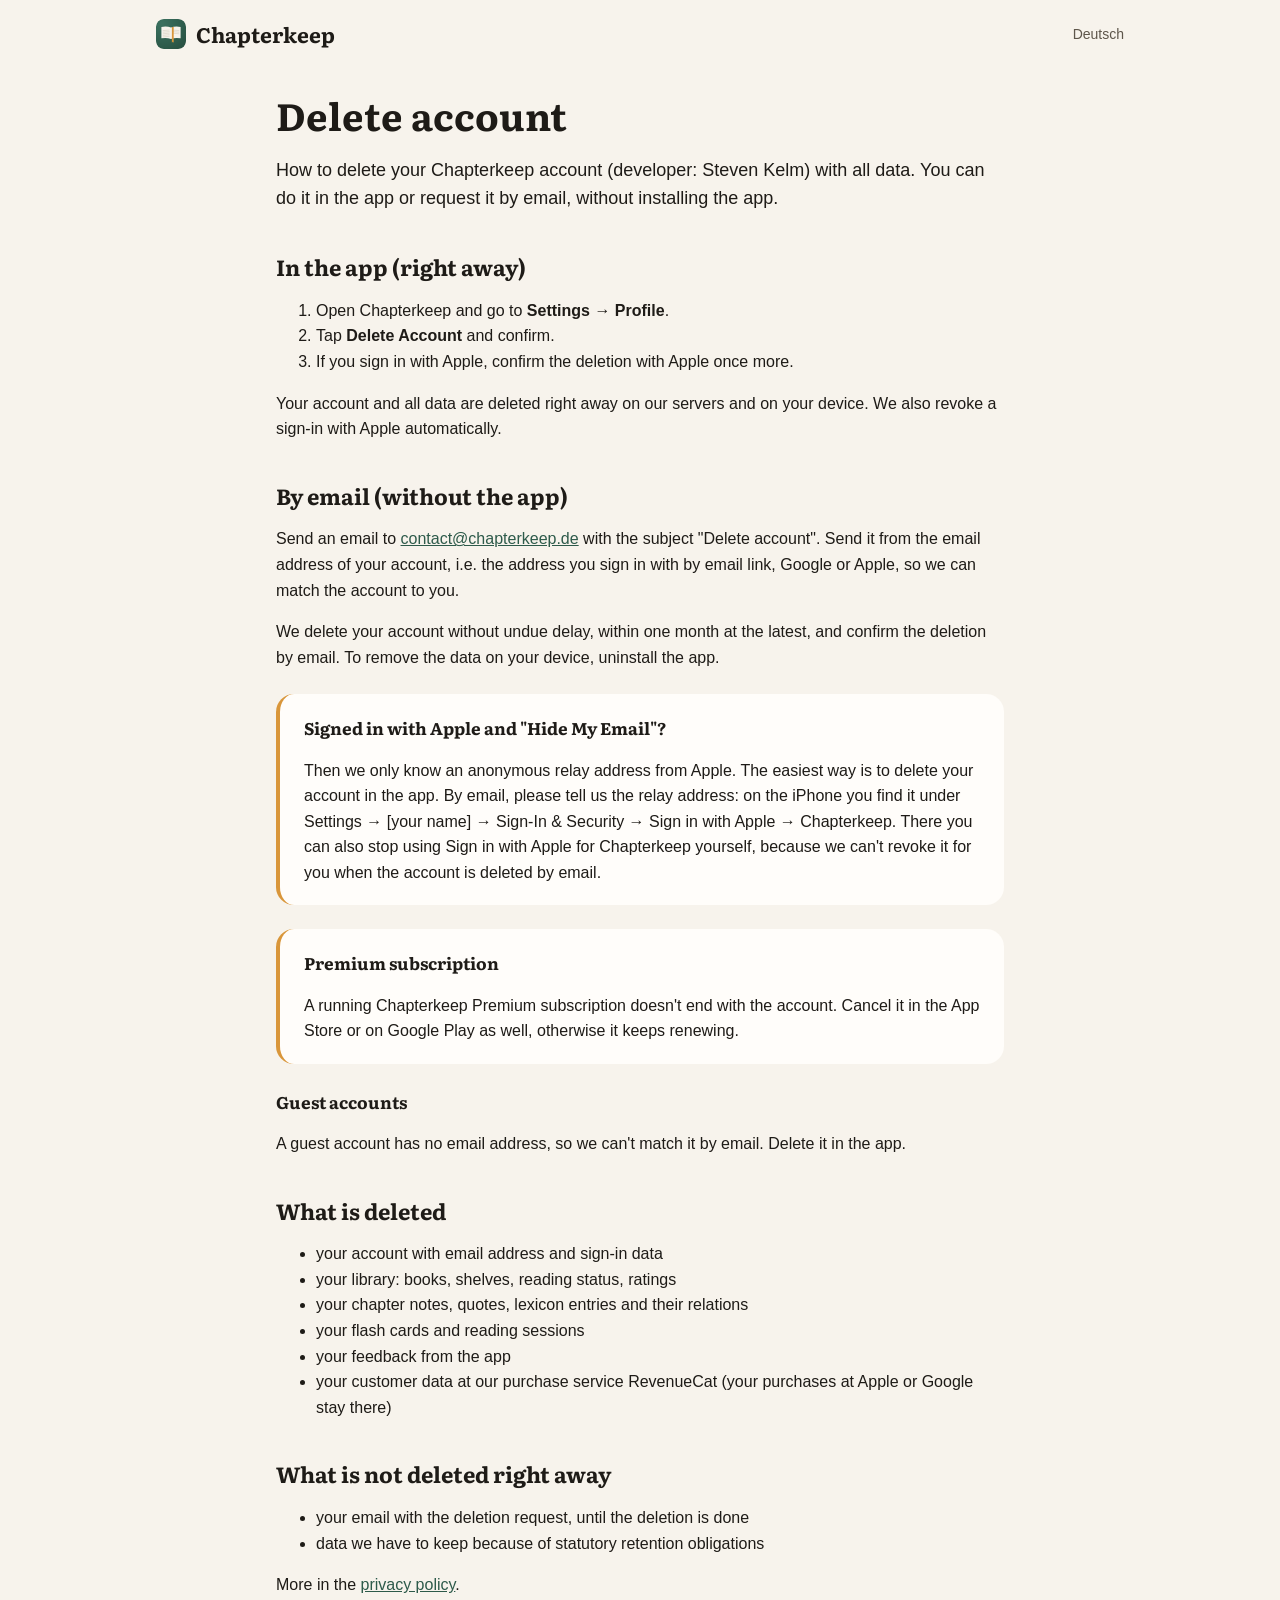
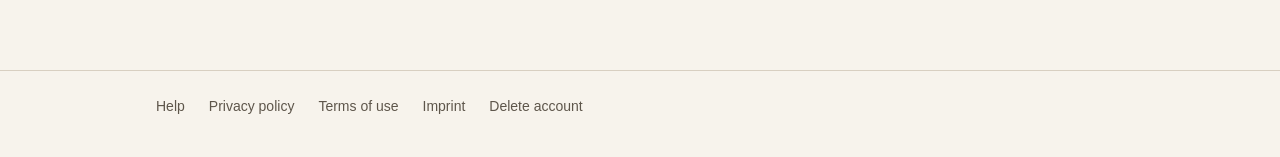
<file: en/delete-account/index.html>
<!doctype html>
<html lang="en">
<head>
  <meta charset="utf-8">
  <meta name="viewport" content="width=device-width, initial-scale=1">
  <title>Delete account – Chapterkeep</title>
  <meta name="description" content="How to delete your Chapterkeep account with all data, in the app or by email.">
  <link rel="stylesheet" href="/style.css">
  <link rel="icon" href="/favicon.svg" type="image/svg+xml">
  <link rel="apple-touch-icon" href="/img/app-icon.png">
  <link rel="alternate" hreflang="de" href="/konto-loeschen/">
</head>
<body>
  <header class="site-header">
    <div class="wrap">
      <a class="brand" href="/en/">Chapterkeep</a>
      <a class="lang" href="/konto-loeschen/" lang="de">Deutsch</a>
    </div>
  </header>

  <main class="wrap legal">
    <h1>Delete account</h1>
    <p class="intro">How to delete your Chapterkeep account (developer: Steven Kelm) with all data. You can do it in the app or request it by email, without installing the app.</p>

    <h2>In the app (right away)</h2>
    <ol>
      <li>Open Chapterkeep and go to <strong>Settings → Profile</strong>.</li>
      <li>Tap <strong>Delete Account</strong> and confirm.</li>
      <li>If you sign in with Apple, confirm the deletion with Apple once more.</li>
    </ol>
    <p>Your account and all data are deleted right away on our servers and on your device. We also revoke a sign-in with Apple automatically.</p>

    <h2>By email (without the app)</h2>
    <p>Send an email to <a href="mailto:contact@chapterkeep.de?subject=Delete%20account">contact@chapterkeep.de</a> with the subject "Delete account". Send it from the email address of your account, i.e. the address you sign in with by email link, Google or Apple, so we can match the account to you.</p>
    <p>We delete your account without undue delay, within one month at the latest, and confirm the deletion by email. To remove the data on your device, uninstall the app.</p>

    <div class="notice">
      <h3>Signed in with Apple and "Hide My Email"?</h3>
      <p>Then we only know an anonymous relay address from Apple. The easiest way is to delete your account in the app. By email, please tell us the relay address: on the iPhone you find it under Settings → [your name] → Sign-In &amp; Security → Sign in with Apple → Chapterkeep. There you can also stop using Sign in with Apple for Chapterkeep yourself, because we can't revoke it for you when the account is deleted by email.</p>
    </div>

    <div class="notice">
      <h3>Premium subscription</h3>
      <p>A running Chapterkeep Premium subscription doesn't end with the account. Cancel it in the App Store or on Google Play as well, otherwise it keeps renewing.</p>
    </div>

    <h3>Guest accounts</h3>
    <p>A guest account has no email address, so we can't match it by email. Delete it in the app.</p>

    <h2>What is deleted</h2>
    <ul>
      <li>your account with email address and sign-in data</li>
      <li>your library: books, shelves, reading status, ratings</li>
      <li>your chapter notes, quotes, lexicon entries and their relations</li>
      <li>your flash cards and reading sessions</li>
      <li>your feedback from the app</li>
      <li>your customer data at our purchase service RevenueCat (your purchases at Apple or Google stay there)</li>
    </ul>

    <h2>What is not deleted right away</h2>
    <ul>
      <li>your email with the deletion request, until the deletion is done</li>
      <li>data we have to keep because of statutory retention obligations</li>
    </ul>
    <p>More in the <a href="/en/privacy/">privacy policy</a>.</p>
  </main>

  <footer class="site-footer">
    <div class="wrap">
      <a href="/en/help/">Help</a>
      <a href="/en/privacy/">Privacy policy</a>
      <a href="/en/terms/">Terms of use</a>
      <a href="/en/imprint/">Imprint</a>
      <a href="/en/delete-account/">Delete account</a>
    </div>
  </footer>
</body>
</html>
</file>
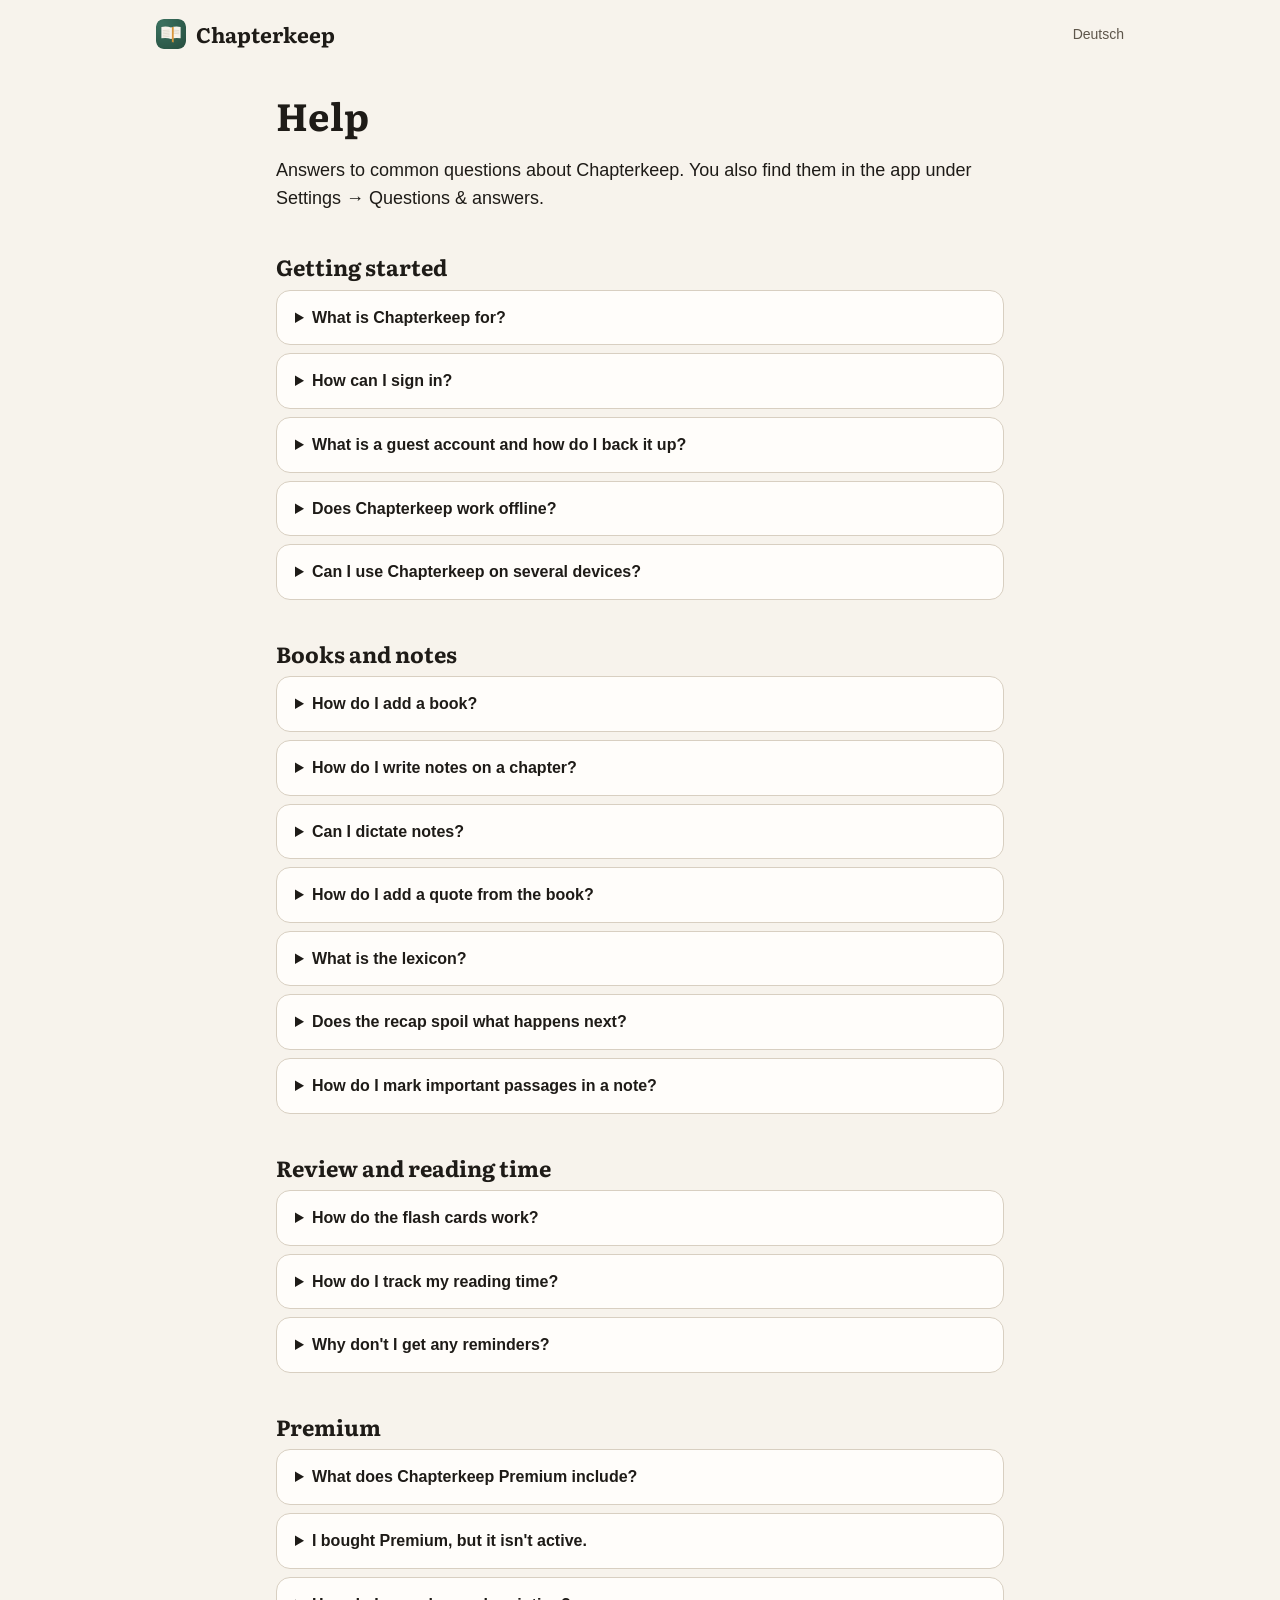
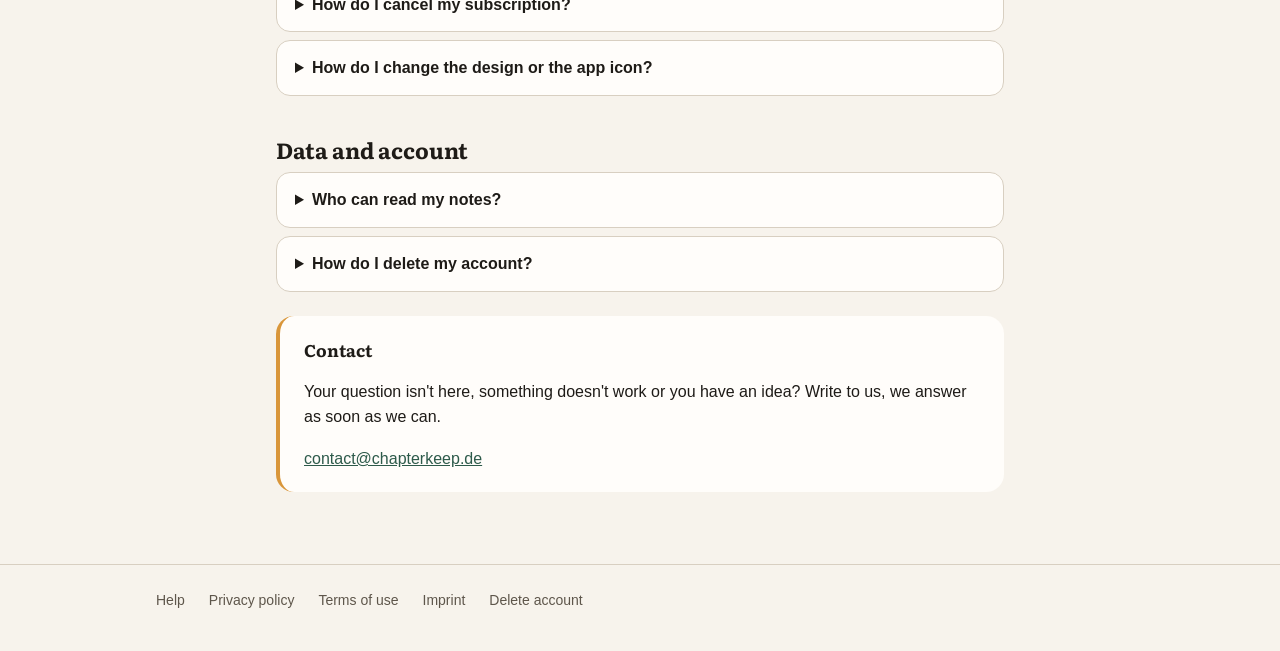
<file: en/help/index.html>
<!doctype html>
<!-- Generated by tool/website/export_legal_pages.dart in the app repo, don't edit. -->
<html lang="en">
<head>
  <meta charset="utf-8">
  <meta name="viewport" content="width=device-width, initial-scale=1">
  <title>Help – Chapterkeep</title>
  <link rel="stylesheet" href="/style.css">
  <link rel="icon" href="/favicon.svg" type="image/svg+xml">
  <link rel="apple-touch-icon" href="/img/app-icon.png">
  <link rel="alternate" hreflang="de" href="/hilfe/">
</head>
<body>
  <header class="site-header">
    <div class="wrap">
      <a class="brand" href="/en/">Chapterkeep</a>
      <a class="lang" href="/hilfe/" lang="de">Deutsch</a>
    </div>
  </header>
  <main class="wrap legal">
<h1>Help</h1>
<p class="intro">Answers to common questions about Chapterkeep. You also find them in the app under Settings → Questions &amp; answers.</p>
<h2>Getting started</h2>
<details class="faq"><summary>What is Chapterkeep for?</summary><p>Chapterkeep is your memory for reading. After a chapter you write down a few sentences in your own words, keep characters, places and terms in the lexicon and collect quotes. When you pick a book up again after a break, the recap shows you the story so far – only up to your chapter.</p></details>
<details class="faq"><summary>How can I sign in?</summary><p>You can sign in with a link sent by email, with Google or – on the iPhone – with Apple. Or you use Chapterkeep as a guest without giving any contact details. You don't need a password.</p></details>
<details class="faq"><summary>What is a guest account and how do I back it up?</summary><p>As a guest, your books and notes are tied to this installation: if you sign out or delete the app, they are lost. So back up your account in the settings under "Profile" with Google, Apple or your email address. After that you sign in with it and all your notes stay.</p></details>
<details class="faq"><summary>Does Chapterkeep work offline?</summary><p>Yes. Everything you write is saved on your device first, so you can carry on on a plane or without reception. As soon as you're online again, it syncs automatically. Only the book search needs a connection.</p></details>
<details class="faq"><summary>Can I use Chapterkeep on several devices?</summary><p>Yes, once your account is backed up: sign in on the second device with the same method. Your books, notes, quotes and flash cards are then synced between the devices.</p></details>
<h2>Books and notes</h2>
<details class="faq"><summary>How do I add a book?</summary><p>Tap "Add book" in the library and search by title, author or ISBN, or scan the barcode on the back. If the search doesn't know a book, you can enter it manually.</p></details>
<details class="faq"><summary>How do I write notes on a chapter?</summary><p>Open the book and tap "Write notes" on the "Chapters" tab. Chapterkeep suggests the next chapter. A few sentences are enough – ideally right after reading, while it's fresh.</p></details>
<details class="faq"><summary>Can I dictate notes?</summary><p>Yes. Tap the microphone in the note editor and speak; the recognized text goes into your note. Chapterkeep doesn't record any audio. Speech recognition is done by your operating system.</p></details>
<details class="faq"><summary>How do I add a quote from the book?</summary><p>Tap "Add a quote" on the "Quotes" tab. You can type the text or take a photo of the page and mark the passage; text recognition runs on your device and the photo is deleted afterwards.</p></details>
<details class="faq"><summary>What is the lexicon?</summary><p>The lexicon holds what matters in a book: characters, places and terms in novels, key ideas and concepts in nonfiction, for example. For every entry Chapterkeep remembers the chapter it first appears in. You can see the relations between entries on the character map.</p></details>
<details class="faq"><summary>Does the recap spoil what happens next?</summary><p>No. The recap, the character map and the recap of a series only show your own notes up to the chapter you're at. Whatever comes later stays hidden.</p></details>
<details class="faq"><summary>How do I mark important passages in a note?</summary><p>Select the text in the note editor and tap "Mark as important". You find marked passages collected in the notebook and highlighted in the export.</p></details>
<h2>Review and reading time</h2>
<details class="faq"><summary>How do the flash cards work?</summary><p>You can turn a lexicon entry, a quote or a selected passage of your notes into a flash card, or write one by hand. Under "Review" Chapterkeep quizzes you: what you know comes back less often, what you don't know yet more often (Leitner system).</p></details>
<details class="faq"><summary>How do I track my reading time?</summary><p>Tap "I'm reading now" on the book page. The timer keeps running when you close the app. When you're done, you end the session, enter the chapter and can write or dictate a note right away.</p></details>
<details class="faq"><summary>Why don't I get any reminders?</summary><p>Turn on the reminders in the settings and allow Chapterkeep to send notifications when the system asks. If you declined notifications before, the settings show a hint with a link to the system settings. Chapterkeep reminds you at most once a day.</p></details>
<h2>Premium</h2>
<details class="faq"><summary>What does Chapterkeep Premium include?</summary><p>With Premium you export books as PDF or Markdown, see all cards of your reading year, use more designs with matching app icons and the widget for your home screen. Notes, lexicon, quotes, flash cards and sync are free.</p></details>
<details class="faq"><summary>I bought Premium, but it isn't active.</summary><p>Sign in with the account you bought it with and tap "Restore purchases" on the Premium page. The same App Store or Google Play account as for the purchase has to be signed in on the device.</p></details>
<details class="faq"><summary>How do I cancel my subscription?</summary><p>You manage subscriptions in your store: on the iPhone under Settings → your name → Subscriptions, on Android in Google Play under Profile → Payments &amp; subscriptions. Premium stays active until the end of the paid period.</p></details>
<details class="faq"><summary>How do I change the design or the app icon?</summary><p>In the settings under "Design". Without Premium you can try every design there.</p></details>
<h2>Data and account</h2>
<details class="faq"><summary>Who can read my notes?</summary><p>Only you. Your books and notes are stored on your device and on servers in the EU and belong to your account. We don't sell them, don't analyze them and don't use them for advertising. Photos and voice recordings are not uploaded.</p></details>
<details class="faq"><summary>How do I delete my account?</summary><p>In the settings under "Profile" → "Delete Account". This deletes all your data on our servers and on the device. Cancel a running subscription in your store as well.</p></details>
<div class="notice">
<h3>Contact</h3>
<p>Your question isn't here, something doesn't work or you have an idea? Write to us, we answer as soon as we can.</p>
<p><a href="mailto:contact@chapterkeep.de">contact@chapterkeep.de</a></p>
</div>
  </main>
  <footer class="site-footer">
    <div class="wrap">
      <a href="/en/help/">Help</a>
      <a href="/en/privacy/">Privacy policy</a>
      <a href="/en/terms/">Terms of use</a>
      <a href="/en/imprint/">Imprint</a>
      <a href="/en/delete-account/">Delete account</a>
    </div>
  </footer>
</body>
</html>
</file>
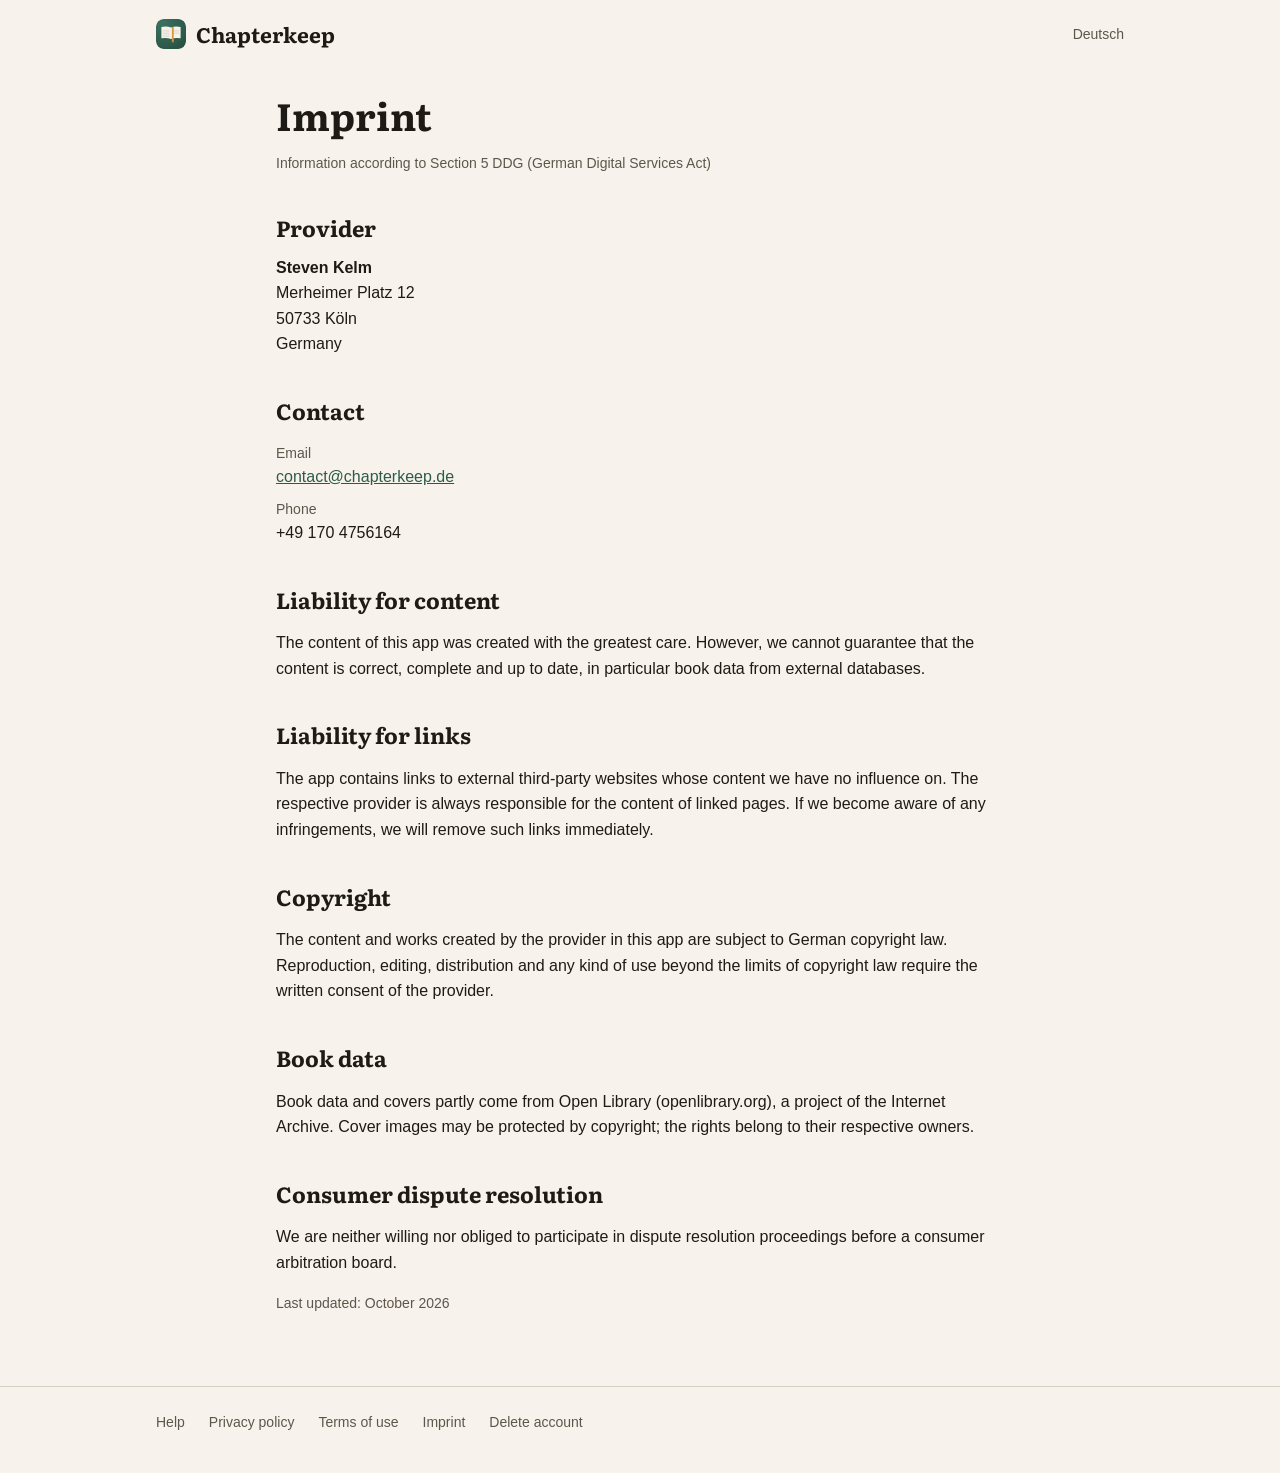
<file: en/imprint/index.html>
<!doctype html>
<!-- Generated by tool/website/export_legal_pages.dart in the app repo, don't edit. -->
<html lang="en">
<head>
  <meta charset="utf-8">
  <meta name="viewport" content="width=device-width, initial-scale=1">
  <title>Imprint – Chapterkeep</title>
  <link rel="stylesheet" href="/style.css">
  <link rel="icon" href="/favicon.svg" type="image/svg+xml">
  <link rel="apple-touch-icon" href="/img/app-icon.png">
  <link rel="alternate" hreflang="de" href="/impressum/">
</head>
<body>
  <header class="site-header">
    <div class="wrap">
      <a class="brand" href="/en/">Chapterkeep</a>
      <a class="lang" href="/impressum/" lang="de">Deutsch</a>
    </div>
  </header>
  <main class="wrap legal">
<h1>Imprint</h1>
<p class="updated">Information according to Section 5 DDG (German Digital Services Act)</p>
<h2>Provider</h2>
<address class="contact">
<strong>Steven Kelm</strong><br>
Merheimer Platz 12<br>
50733 Köln<br>
Germany
</address>
<h2>Contact</h2>
<dl class="contact-list">
<dt>Email</dt>
<dd><a href="mailto:contact@chapterkeep.de">contact@chapterkeep.de</a></dd>
<dt>Phone</dt>
<dd>+49 170 4756164</dd>
</dl>
<h2>Liability for content</h2>
<p>The content of this app was created with the greatest care. However, we cannot guarantee that the content is correct, complete and up to date, in particular book data from external databases.</p>
<h2>Liability for links</h2>
<p>The app contains links to external third-party websites whose content we have no influence on. The respective provider is always responsible for the content of linked pages. If we become aware of any infringements, we will remove such links immediately.</p>
<h2>Copyright</h2>
<p>The content and works created by the provider in this app are subject to German copyright law. Reproduction, editing, distribution and any kind of use beyond the limits of copyright law require the written consent of the provider.</p>
<h2>Book data</h2>
<p>Book data and covers partly come from Open Library (openlibrary.org), a project of the Internet Archive. Cover images may be protected by copyright; the rights belong to their respective owners.</p>
<h2>Consumer dispute resolution</h2>
<p>We are neither willing nor obliged to participate in dispute resolution proceedings before a consumer arbitration board.</p>
<p class="updated">Last updated: October 2026</p>
  </main>
  <footer class="site-footer">
    <div class="wrap">
      <a href="/en/help/">Help</a>
      <a href="/en/privacy/">Privacy policy</a>
      <a href="/en/terms/">Terms of use</a>
      <a href="/en/imprint/">Imprint</a>
      <a href="/en/delete-account/">Delete account</a>
    </div>
  </footer>
</body>
</html>
</file>
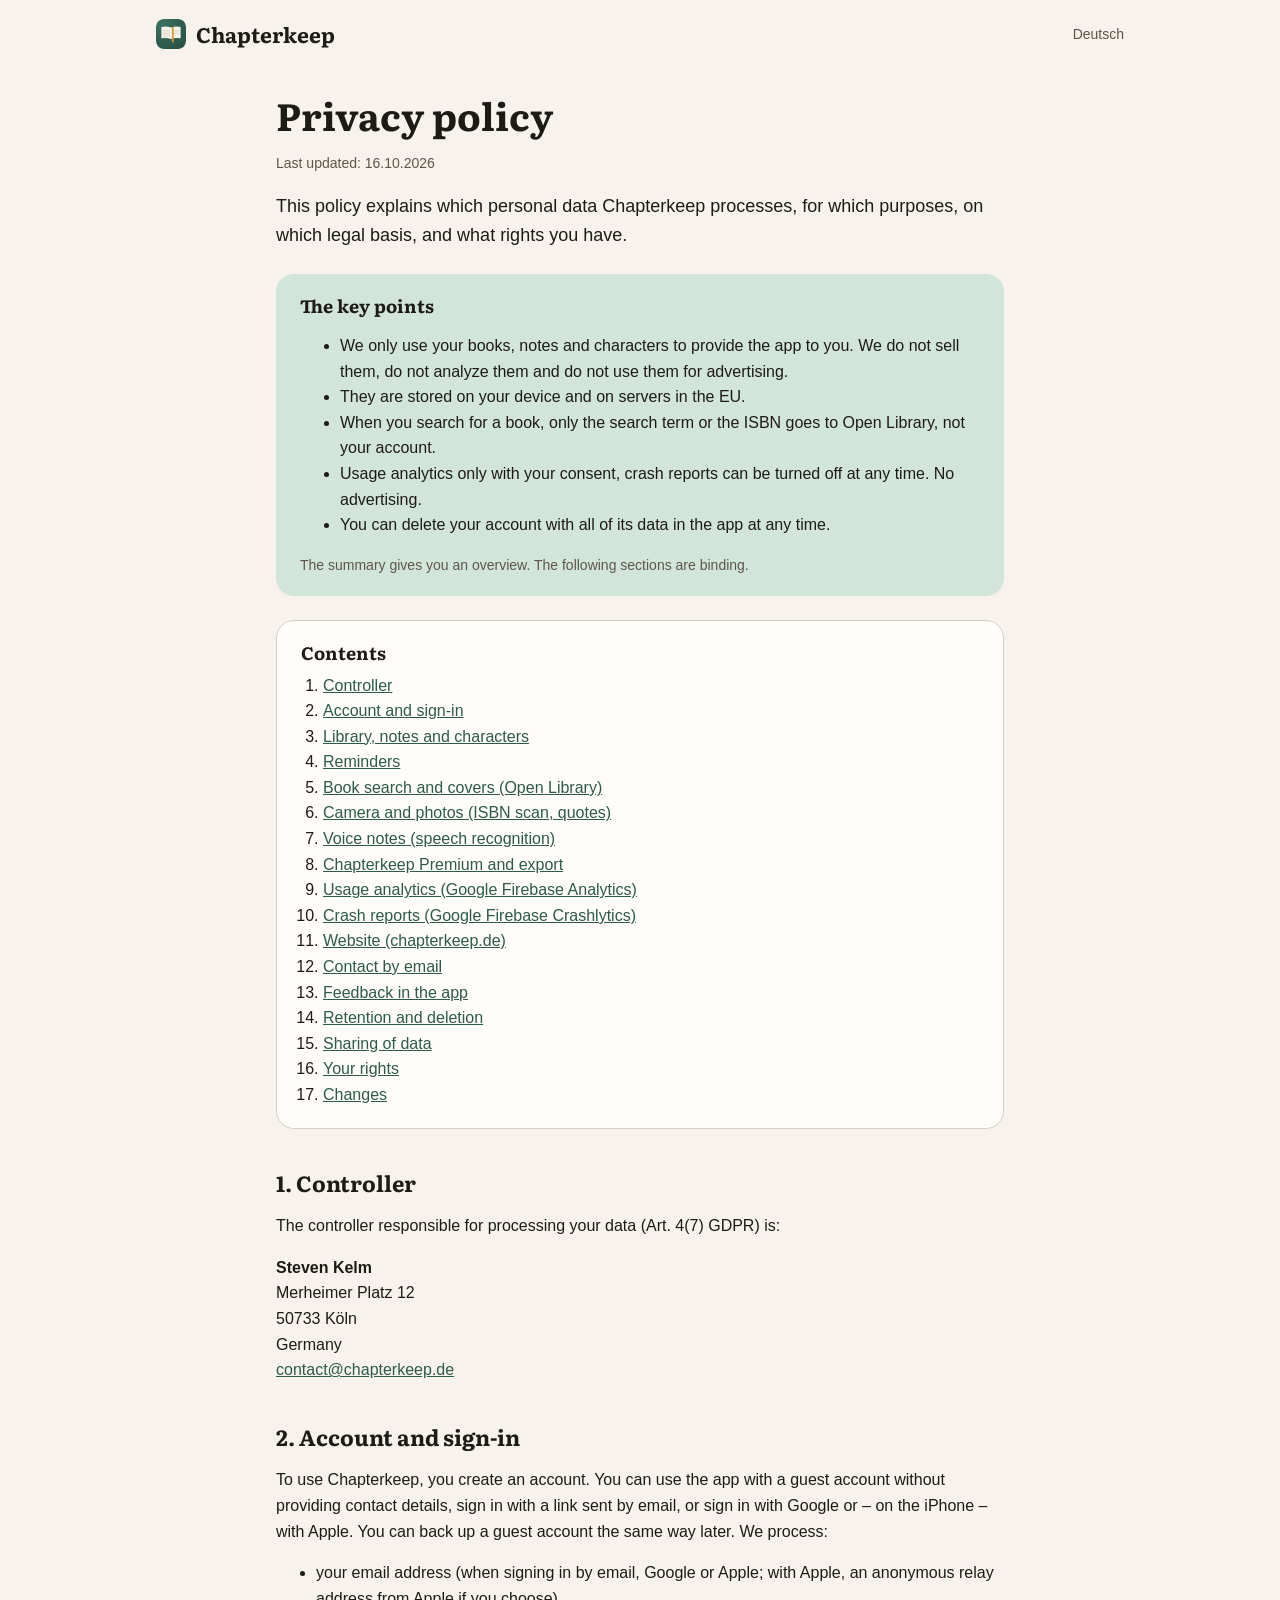
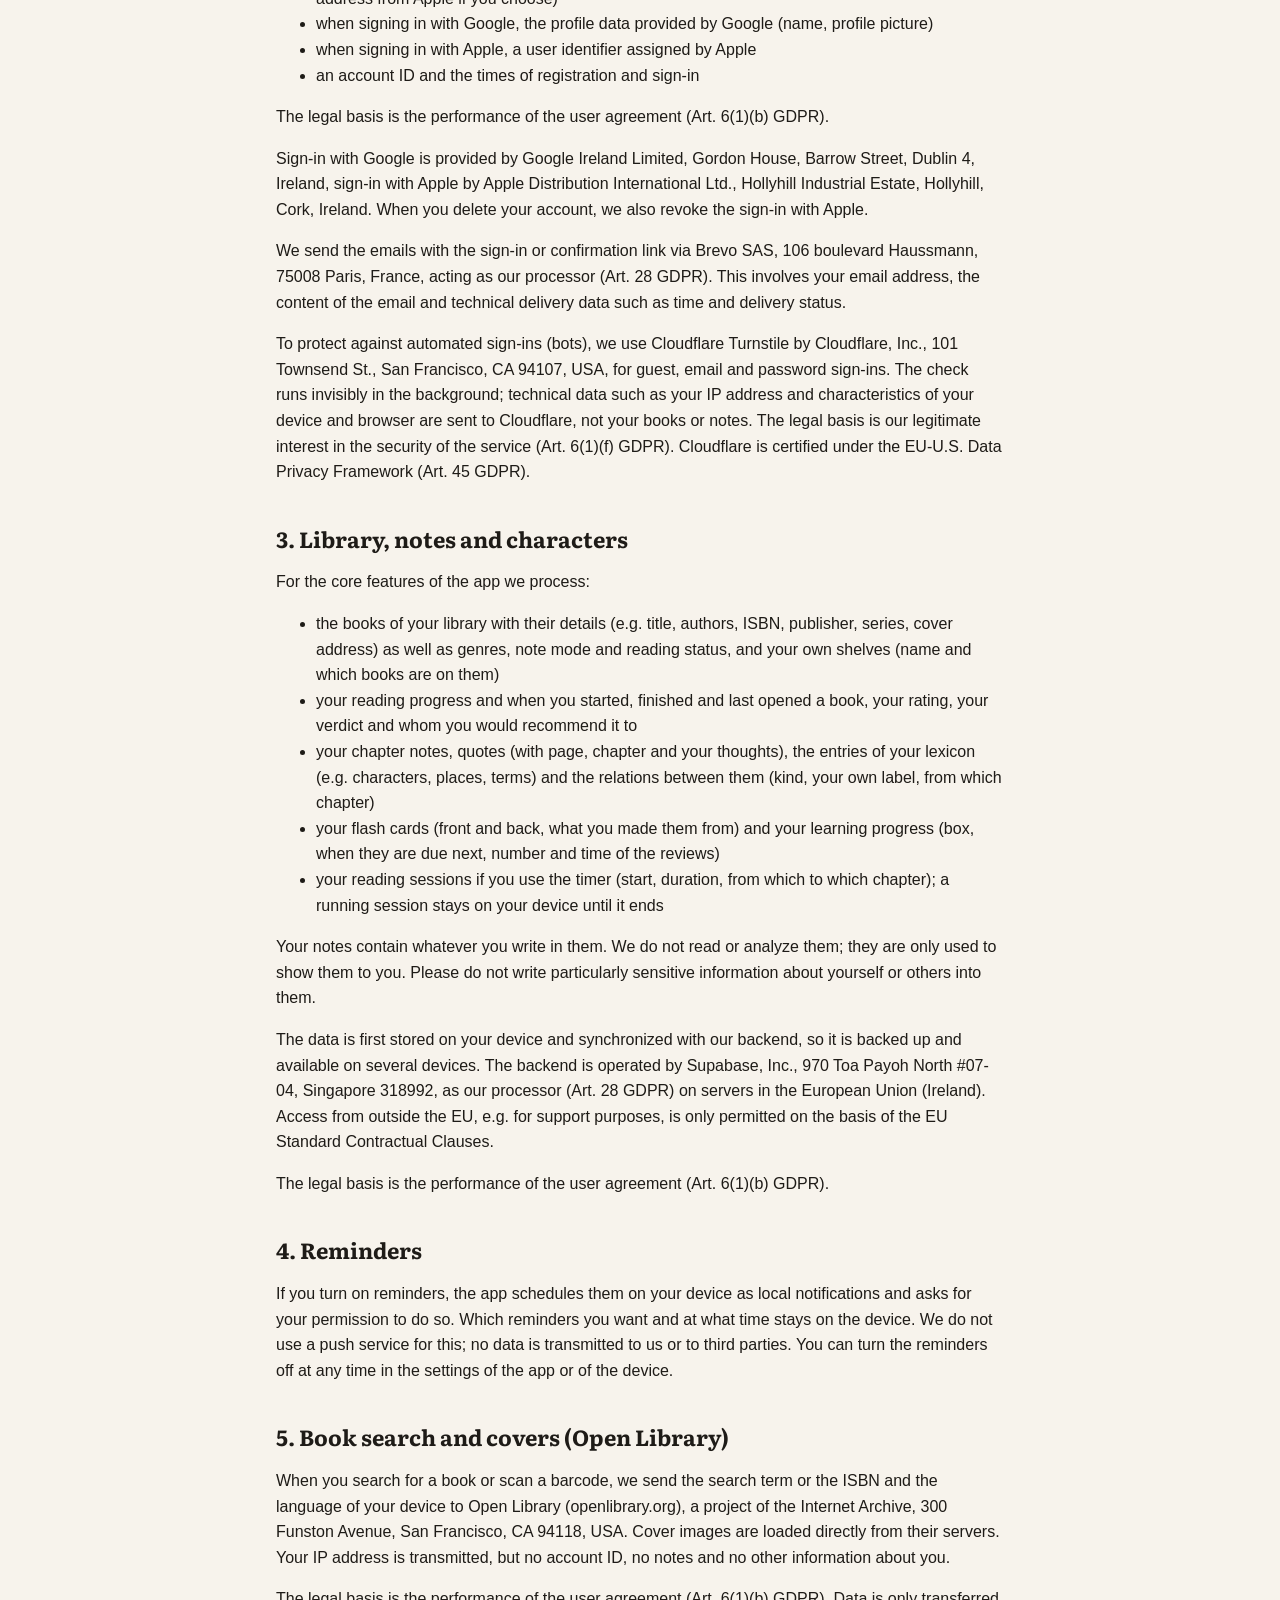
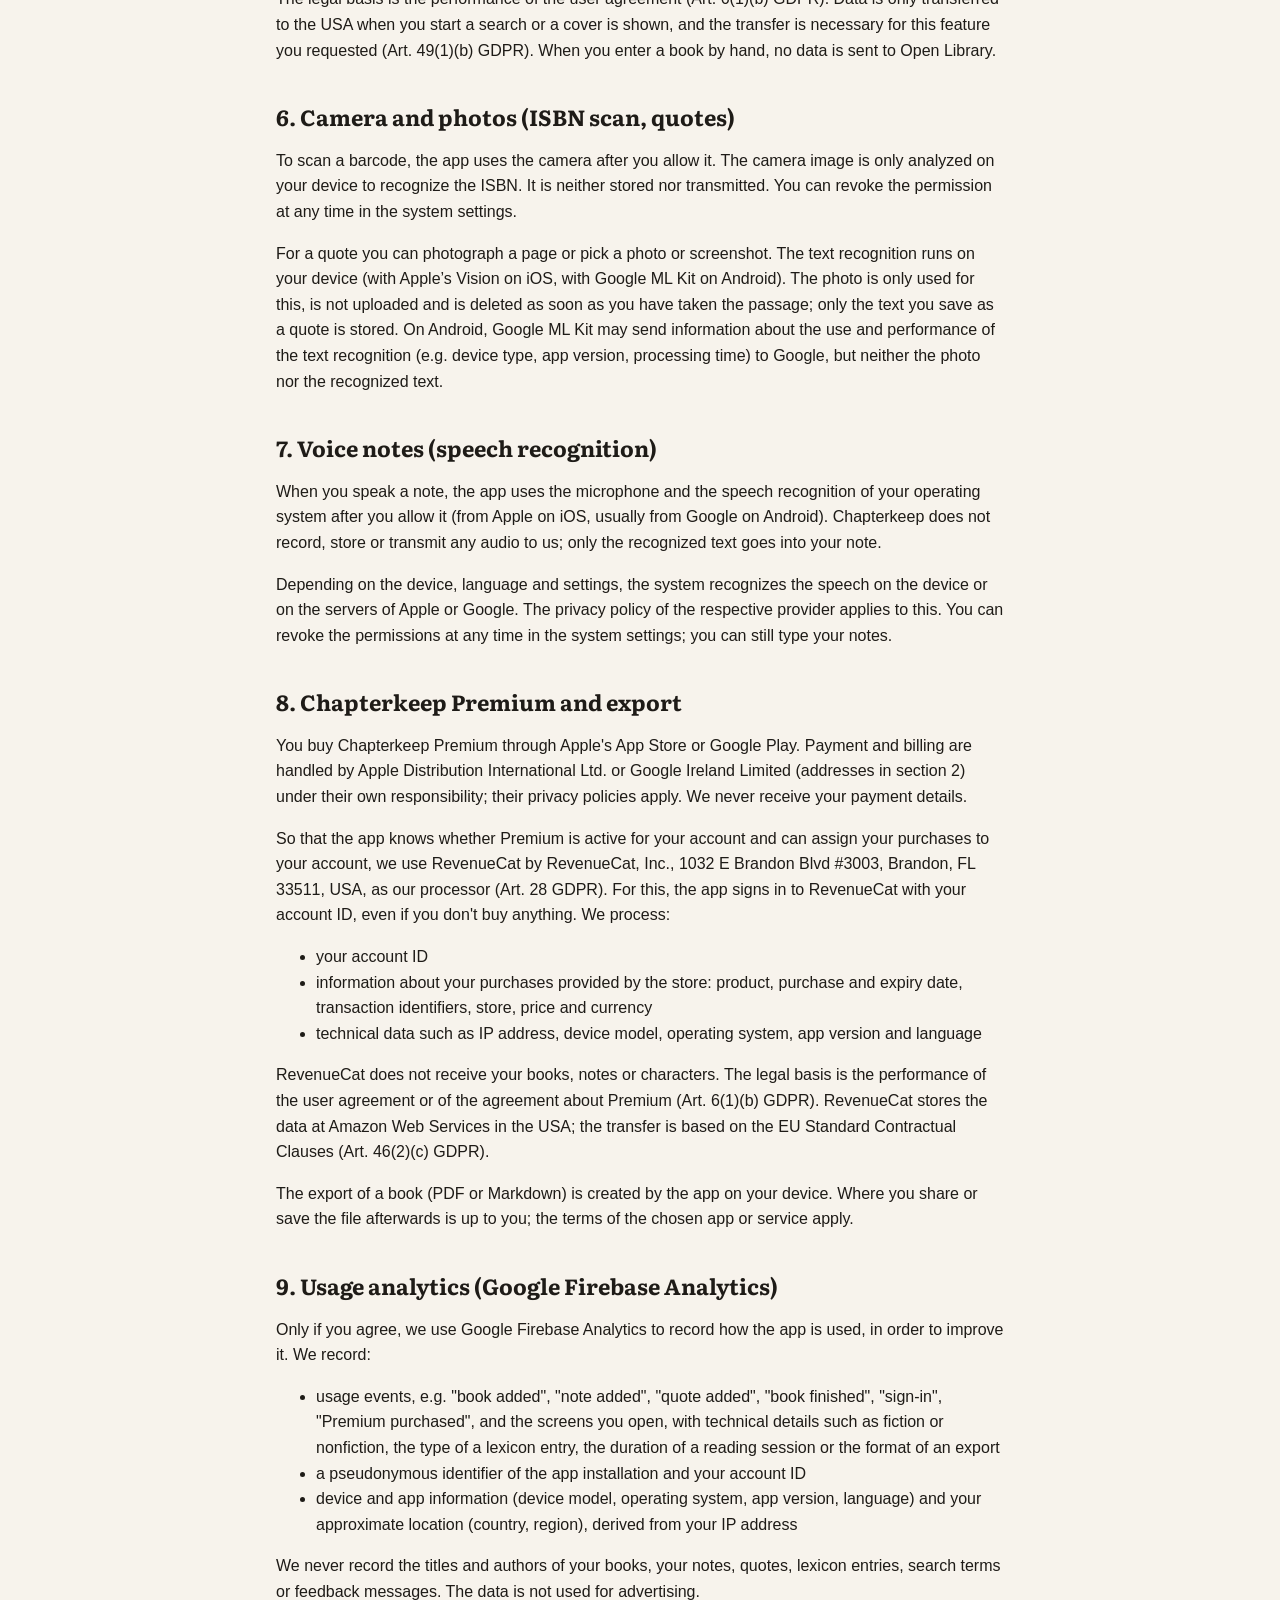
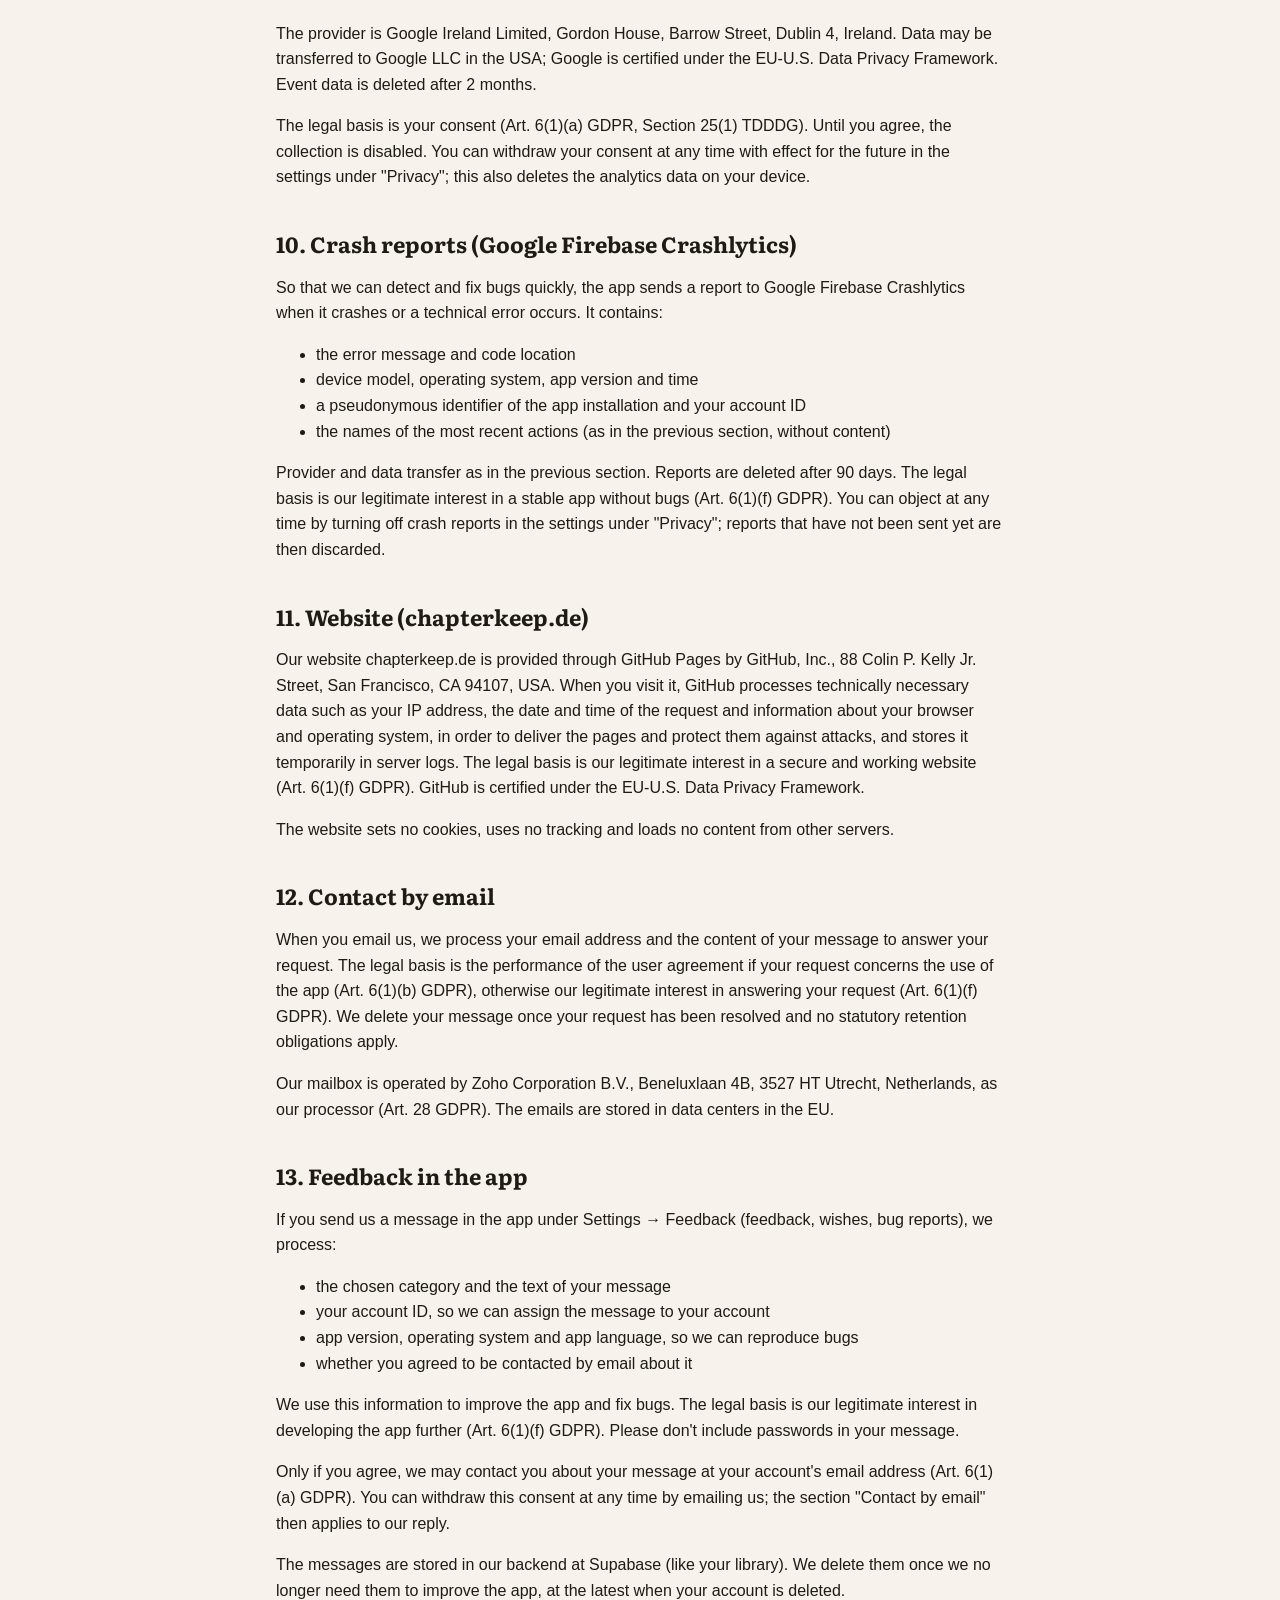
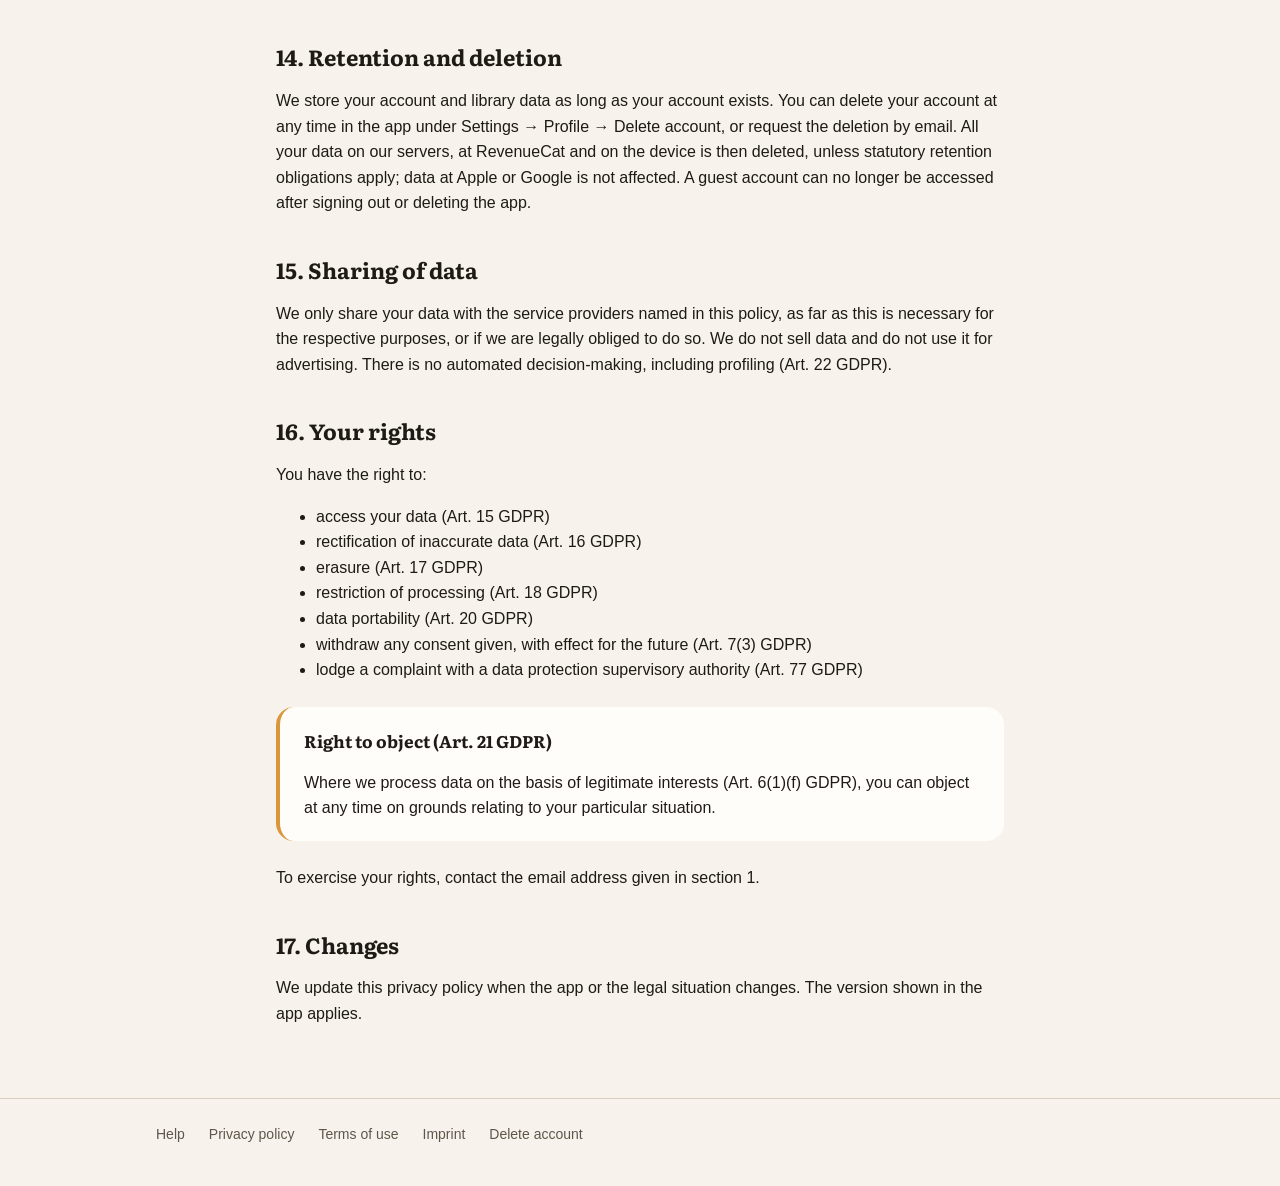
<file: en/privacy/index.html>
<!doctype html>
<!-- Generated by tool/website/export_legal_pages.dart in the app repo, don't edit. -->
<html lang="en">
<head>
  <meta charset="utf-8">
  <meta name="viewport" content="width=device-width, initial-scale=1">
  <title>Privacy policy – Chapterkeep</title>
  <link rel="stylesheet" href="/style.css">
  <link rel="icon" href="/favicon.svg" type="image/svg+xml">
  <link rel="apple-touch-icon" href="/img/app-icon.png">
  <link rel="alternate" hreflang="de" href="/datenschutz/">
</head>
<body>
  <header class="site-header">
    <div class="wrap">
      <a class="brand" href="/en/">Chapterkeep</a>
      <a class="lang" href="/datenschutz/" lang="de">Deutsch</a>
    </div>
  </header>
  <main class="wrap legal">
<h1>Privacy policy</h1>
<p class="updated">Last updated: 16.10.2026</p>
<p class="intro">This policy explains which personal data Chapterkeep processes, for which purposes, on which legal basis, and what rights you have.</p>
<aside class="summary">
<h2>The key points</h2>
<ul><li>We only use your books, notes and characters to provide the app to you. We do not sell them, do not analyze them and do not use them for advertising.</li><li>They are stored on your device and on servers in the EU.</li><li>When you search for a book, only the search term or the ISBN goes to Open Library, not your account.</li><li>Usage analytics only with your consent, crash reports can be turned off at any time. No advertising.</li><li>You can delete your account with all of its data in the app at any time.</li></ul>
<p class="note">The summary gives you an overview. The following sections are binding.</p>
</aside>
<nav class="toc">
<h2>Contents</h2>
<ol>
<li><a href="#section-1">Controller</a></li>
<li><a href="#section-2">Account and sign-in</a></li>
<li><a href="#section-3">Library, notes and characters</a></li>
<li><a href="#section-4">Reminders</a></li>
<li><a href="#section-5">Book search and covers (Open Library)</a></li>
<li><a href="#section-6">Camera and photos (ISBN scan, quotes)</a></li>
<li><a href="#section-7">Voice notes (speech recognition)</a></li>
<li><a href="#section-8">Chapterkeep Premium and export</a></li>
<li><a href="#section-9">Usage analytics (Google Firebase Analytics)</a></li>
<li><a href="#section-10">Crash reports (Google Firebase Crashlytics)</a></li>
<li><a href="#section-11">Website (chapterkeep.de)</a></li>
<li><a href="#section-12">Contact by email</a></li>
<li><a href="#section-13">Feedback in the app</a></li>
<li><a href="#section-14">Retention and deletion</a></li>
<li><a href="#section-15">Sharing of data</a></li>
<li><a href="#section-16">Your rights</a></li>
<li><a href="#section-17">Changes</a></li>
</ol>
</nav>
<section id="section-1">
<h2>1. Controller</h2>
<p>The controller responsible for processing your data (Art. 4(7) GDPR) is:</p>
<address class="contact">
<strong>Steven Kelm</strong><br>
Merheimer Platz 12<br>
50733 Köln<br>
Germany<br>
<a href="mailto:contact@chapterkeep.de">contact@chapterkeep.de</a>
</address>
</section>
<section id="section-2">
<h2>2. Account and sign-in</h2>
<p>To use Chapterkeep, you create an account. You can use the app with a guest account without providing contact details, sign in with a link sent by email, or sign in with Google or – on the iPhone – with Apple. You can back up a guest account the same way later. We process:</p>
<ul><li>your email address (when signing in by email, Google or Apple; with Apple, an anonymous relay address from Apple if you choose)</li><li>when signing in with Google, the profile data provided by Google (name, profile picture)</li><li>when signing in with Apple, a user identifier assigned by Apple</li><li>an account ID and the times of registration and sign-in</li></ul>
<p>The legal basis is the performance of the user agreement (Art. 6(1)(b) GDPR).</p>
<p>Sign-in with Google is provided by Google Ireland Limited, Gordon House, Barrow Street, Dublin 4, Ireland, sign-in with Apple by Apple Distribution International Ltd., Hollyhill Industrial Estate, Hollyhill, Cork, Ireland. When you delete your account, we also revoke the sign-in with Apple.</p>
<p>We send the emails with the sign-in or confirmation link via Brevo SAS, 106 boulevard Haussmann, 75008 Paris, France, acting as our processor (Art. 28 GDPR). This involves your email address, the content of the email and technical delivery data such as time and delivery status.</p>
<p>To protect against automated sign-ins (bots), we use Cloudflare Turnstile by Cloudflare, Inc., 101 Townsend St., San Francisco, CA 94107, USA, for guest, email and password sign-ins. The check runs invisibly in the background; technical data such as your IP address and characteristics of your device and browser are sent to Cloudflare, not your books or notes. The legal basis is our legitimate interest in the security of the service (Art. 6(1)(f) GDPR). Cloudflare is certified under the EU-U.S. Data Privacy Framework (Art. 45 GDPR).</p>
</section>
<section id="section-3">
<h2>3. Library, notes and characters</h2>
<p>For the core features of the app we process:</p>
<ul><li>the books of your library with their details (e.g. title, authors, ISBN, publisher, series, cover address) as well as genres, note mode and reading status, and your own shelves (name and which books are on them)</li><li>your reading progress and when you started, finished and last opened a book, your rating, your verdict and whom you would recommend it to</li><li>your chapter notes, quotes (with page, chapter and your thoughts), the entries of your lexicon (e.g. characters, places, terms) and the relations between them (kind, your own label, from which chapter)</li><li>your flash cards (front and back, what you made them from) and your learning progress (box, when they are due next, number and time of the reviews)</li><li>your reading sessions if you use the timer (start, duration, from which to which chapter); a running session stays on your device until it ends</li></ul>
<p>Your notes contain whatever you write in them. We do not read or analyze them; they are only used to show them to you. Please do not write particularly sensitive information about yourself or others into them.</p>
<p>The data is first stored on your device and synchronized with our backend, so it is backed up and available on several devices. The backend is operated by Supabase, Inc., 970 Toa Payoh North #07-04, Singapore 318992, as our processor (Art. 28 GDPR) on servers in the European Union (Ireland). Access from outside the EU, e.g. for support purposes, is only permitted on the basis of the EU Standard Contractual Clauses.</p>
<p>The legal basis is the performance of the user agreement (Art. 6(1)(b) GDPR).</p>
</section>
<section id="section-4">
<h2>4. Reminders</h2>
<p>If you turn on reminders, the app schedules them on your device as local notifications and asks for your permission to do so. Which reminders you want and at what time stays on the device. We do not use a push service for this; no data is transmitted to us or to third parties. You can turn the reminders off at any time in the settings of the app or of the device.</p>
</section>
<section id="section-5">
<h2>5. Book search and covers (Open Library)</h2>
<p>When you search for a book or scan a barcode, we send the search term or the ISBN and the language of your device to Open Library (openlibrary.org), a project of the Internet Archive, 300 Funston Avenue, San Francisco, CA 94118, USA. Cover images are loaded directly from their servers. Your IP address is transmitted, but no account ID, no notes and no other information about you.</p>
<p>The legal basis is the performance of the user agreement (Art. 6(1)(b) GDPR). Data is only transferred to the USA when you start a search or a cover is shown, and the transfer is necessary for this feature you requested (Art. 49(1)(b) GDPR). When you enter a book by hand, no data is sent to Open Library.</p>
</section>
<section id="section-6">
<h2>6. Camera and photos (ISBN scan, quotes)</h2>
<p>To scan a barcode, the app uses the camera after you allow it. The camera image is only analyzed on your device to recognize the ISBN. It is neither stored nor transmitted. You can revoke the permission at any time in the system settings.</p>
<p>For a quote you can photograph a page or pick a photo or screenshot. The text recognition runs on your device (with Apple’s Vision on iOS, with Google ML Kit on Android). The photo is only used for this, is not uploaded and is deleted as soon as you have taken the passage; only the text you save as a quote is stored. On Android, Google ML Kit may send information about the use and performance of the text recognition (e.g. device type, app version, processing time) to Google, but neither the photo nor the recognized text.</p>
</section>
<section id="section-7">
<h2>7. Voice notes (speech recognition)</h2>
<p>When you speak a note, the app uses the microphone and the speech recognition of your operating system after you allow it (from Apple on iOS, usually from Google on Android). Chapterkeep does not record, store or transmit any audio to us; only the recognized text goes into your note.</p>
<p>Depending on the device, language and settings, the system recognizes the speech on the device or on the servers of Apple or Google. The privacy policy of the respective provider applies to this. You can revoke the permissions at any time in the system settings; you can still type your notes.</p>
</section>
<section id="section-8">
<h2>8. Chapterkeep Premium and export</h2>
<p>You buy Chapterkeep Premium through Apple's App Store or Google Play. Payment and billing are handled by Apple Distribution International Ltd. or Google Ireland Limited (addresses in section 2) under their own responsibility; their privacy policies apply. We never receive your payment details.</p>
<p>So that the app knows whether Premium is active for your account and can assign your purchases to your account, we use RevenueCat by RevenueCat, Inc., 1032 E Brandon Blvd #3003, Brandon, FL 33511, USA, as our processor (Art. 28 GDPR). For this, the app signs in to RevenueCat with your account ID, even if you don't buy anything. We process:</p>
<ul><li>your account ID</li><li>information about your purchases provided by the store: product, purchase and expiry date, transaction identifiers, store, price and currency</li><li>technical data such as IP address, device model, operating system, app version and language</li></ul>
<p>RevenueCat does not receive your books, notes or characters. The legal basis is the performance of the user agreement or of the agreement about Premium (Art. 6(1)(b) GDPR). RevenueCat stores the data at Amazon Web Services in the USA; the transfer is based on the EU Standard Contractual Clauses (Art. 46(2)(c) GDPR).</p>
<p>The export of a book (PDF or Markdown) is created by the app on your device. Where you share or save the file afterwards is up to you; the terms of the chosen app or service apply.</p>
</section>
<section id="section-9">
<h2>9. Usage analytics (Google Firebase Analytics)</h2>
<p>Only if you agree, we use Google Firebase Analytics to record how the app is used, in order to improve it. We record:</p>
<ul><li>usage events, e.g. "book added", "note added", "quote added", "book finished", "sign-in", "Premium purchased", and the screens you open, with technical details such as fiction or nonfiction, the type of a lexicon entry, the duration of a reading session or the format of an export</li><li>a pseudonymous identifier of the app installation and your account ID</li><li>device and app information (device model, operating system, app version, language) and your approximate location (country, region), derived from your IP address</li></ul>
<p>We never record the titles and authors of your books, your notes, quotes, lexicon entries, search terms or feedback messages. The data is not used for advertising.</p>
<p>The provider is Google Ireland Limited, Gordon House, Barrow Street, Dublin 4, Ireland. Data may be transferred to Google LLC in the USA; Google is certified under the EU-U.S. Data Privacy Framework. Event data is deleted after 2 months.</p>
<p>The legal basis is your consent (Art. 6(1)(a) GDPR, Section 25(1) TDDDG). Until you agree, the collection is disabled. You can withdraw your consent at any time with effect for the future in the settings under "Privacy"; this also deletes the analytics data on your device.</p>
</section>
<section id="section-10">
<h2>10. Crash reports (Google Firebase Crashlytics)</h2>
<p>So that we can detect and fix bugs quickly, the app sends a report to Google Firebase Crashlytics when it crashes or a technical error occurs. It contains:</p>
<ul><li>the error message and code location</li><li>device model, operating system, app version and time</li><li>a pseudonymous identifier of the app installation and your account ID</li><li>the names of the most recent actions (as in the previous section, without content)</li></ul>
<p>Provider and data transfer as in the previous section. Reports are deleted after 90 days. The legal basis is our legitimate interest in a stable app without bugs (Art. 6(1)(f) GDPR). You can object at any time by turning off crash reports in the settings under "Privacy"; reports that have not been sent yet are then discarded.</p>
</section>
<section id="section-11">
<h2>11. Website (chapterkeep.de)</h2>
<p>Our website chapterkeep.de is provided through GitHub Pages by GitHub, Inc., 88 Colin P. Kelly Jr. Street, San Francisco, CA 94107, USA. When you visit it, GitHub processes technically necessary data such as your IP address, the date and time of the request and information about your browser and operating system, in order to deliver the pages and protect them against attacks, and stores it temporarily in server logs. The legal basis is our legitimate interest in a secure and working website (Art. 6(1)(f) GDPR). GitHub is certified under the EU-U.S. Data Privacy Framework.</p>
<p>The website sets no cookies, uses no tracking and loads no content from other servers.</p>
</section>
<section id="section-12">
<h2>12. Contact by email</h2>
<p>When you email us, we process your email address and the content of your message to answer your request. The legal basis is the performance of the user agreement if your request concerns the use of the app (Art. 6(1)(b) GDPR), otherwise our legitimate interest in answering your request (Art. 6(1)(f) GDPR). We delete your message once your request has been resolved and no statutory retention obligations apply.</p>
<p>Our mailbox is operated by Zoho Corporation B.V., Beneluxlaan 4B, 3527 HT Utrecht, Netherlands, as our processor (Art. 28 GDPR). The emails are stored in data centers in the EU.</p>
</section>
<section id="section-13">
<h2>13. Feedback in the app</h2>
<p>If you send us a message in the app under Settings → Feedback (feedback, wishes, bug reports), we process:</p>
<ul><li>the chosen category and the text of your message</li><li>your account ID, so we can assign the message to your account</li><li>app version, operating system and app language, so we can reproduce bugs</li><li>whether you agreed to be contacted by email about it</li></ul>
<p>We use this information to improve the app and fix bugs. The legal basis is our legitimate interest in developing the app further (Art. 6(1)(f) GDPR). Please don't include passwords in your message.</p>
<p>Only if you agree, we may contact you about your message at your account's email address (Art. 6(1)(a) GDPR). You can withdraw this consent at any time by emailing us; the section "Contact by email" then applies to our reply.</p>
<p>The messages are stored in our backend at Supabase (like your library). We delete them once we no longer need them to improve the app, at the latest when your account is deleted.</p>
</section>
<section id="section-14">
<h2>14. Retention and deletion</h2>
<p>We store your account and library data as long as your account exists. You can delete your account at any time in the app under Settings → Profile → Delete account, or request the deletion by email. All your data on our servers, at RevenueCat and on the device is then deleted, unless statutory retention obligations apply; data at Apple or Google is not affected. A guest account can no longer be accessed after signing out or deleting the app.</p>
</section>
<section id="section-15">
<h2>15. Sharing of data</h2>
<p>We only share your data with the service providers named in this policy, as far as this is necessary for the respective purposes, or if we are legally obliged to do so. We do not sell data and do not use it for advertising. There is no automated decision-making, including profiling (Art. 22 GDPR).</p>
</section>
<section id="section-16">
<h2>16. Your rights</h2>
<p>You have the right to:</p>
<ul><li>access your data (Art. 15 GDPR)</li><li>rectification of inaccurate data (Art. 16 GDPR)</li><li>erasure (Art. 17 GDPR)</li><li>restriction of processing (Art. 18 GDPR)</li><li>data portability (Art. 20 GDPR)</li><li>withdraw any consent given, with effect for the future (Art. 7(3) GDPR)</li><li>lodge a complaint with a data protection supervisory authority (Art. 77 GDPR)</li></ul>
<div class="notice"><h3>Right to object (Art. 21 GDPR)</h3><p>Where we process data on the basis of legitimate interests (Art. 6(1)(f) GDPR), you can object at any time on grounds relating to your particular situation.</p></div>
<p>To exercise your rights, contact the email address given in section 1.</p>
</section>
<section id="section-17">
<h2>17. Changes</h2>
<p>We update this privacy policy when the app or the legal situation changes. The version shown in the app applies.</p>
</section>
  </main>
  <footer class="site-footer">
    <div class="wrap">
      <a href="/en/help/">Help</a>
      <a href="/en/privacy/">Privacy policy</a>
      <a href="/en/terms/">Terms of use</a>
      <a href="/en/imprint/">Imprint</a>
      <a href="/en/delete-account/">Delete account</a>
    </div>
  </footer>
</body>
</html>
</file>
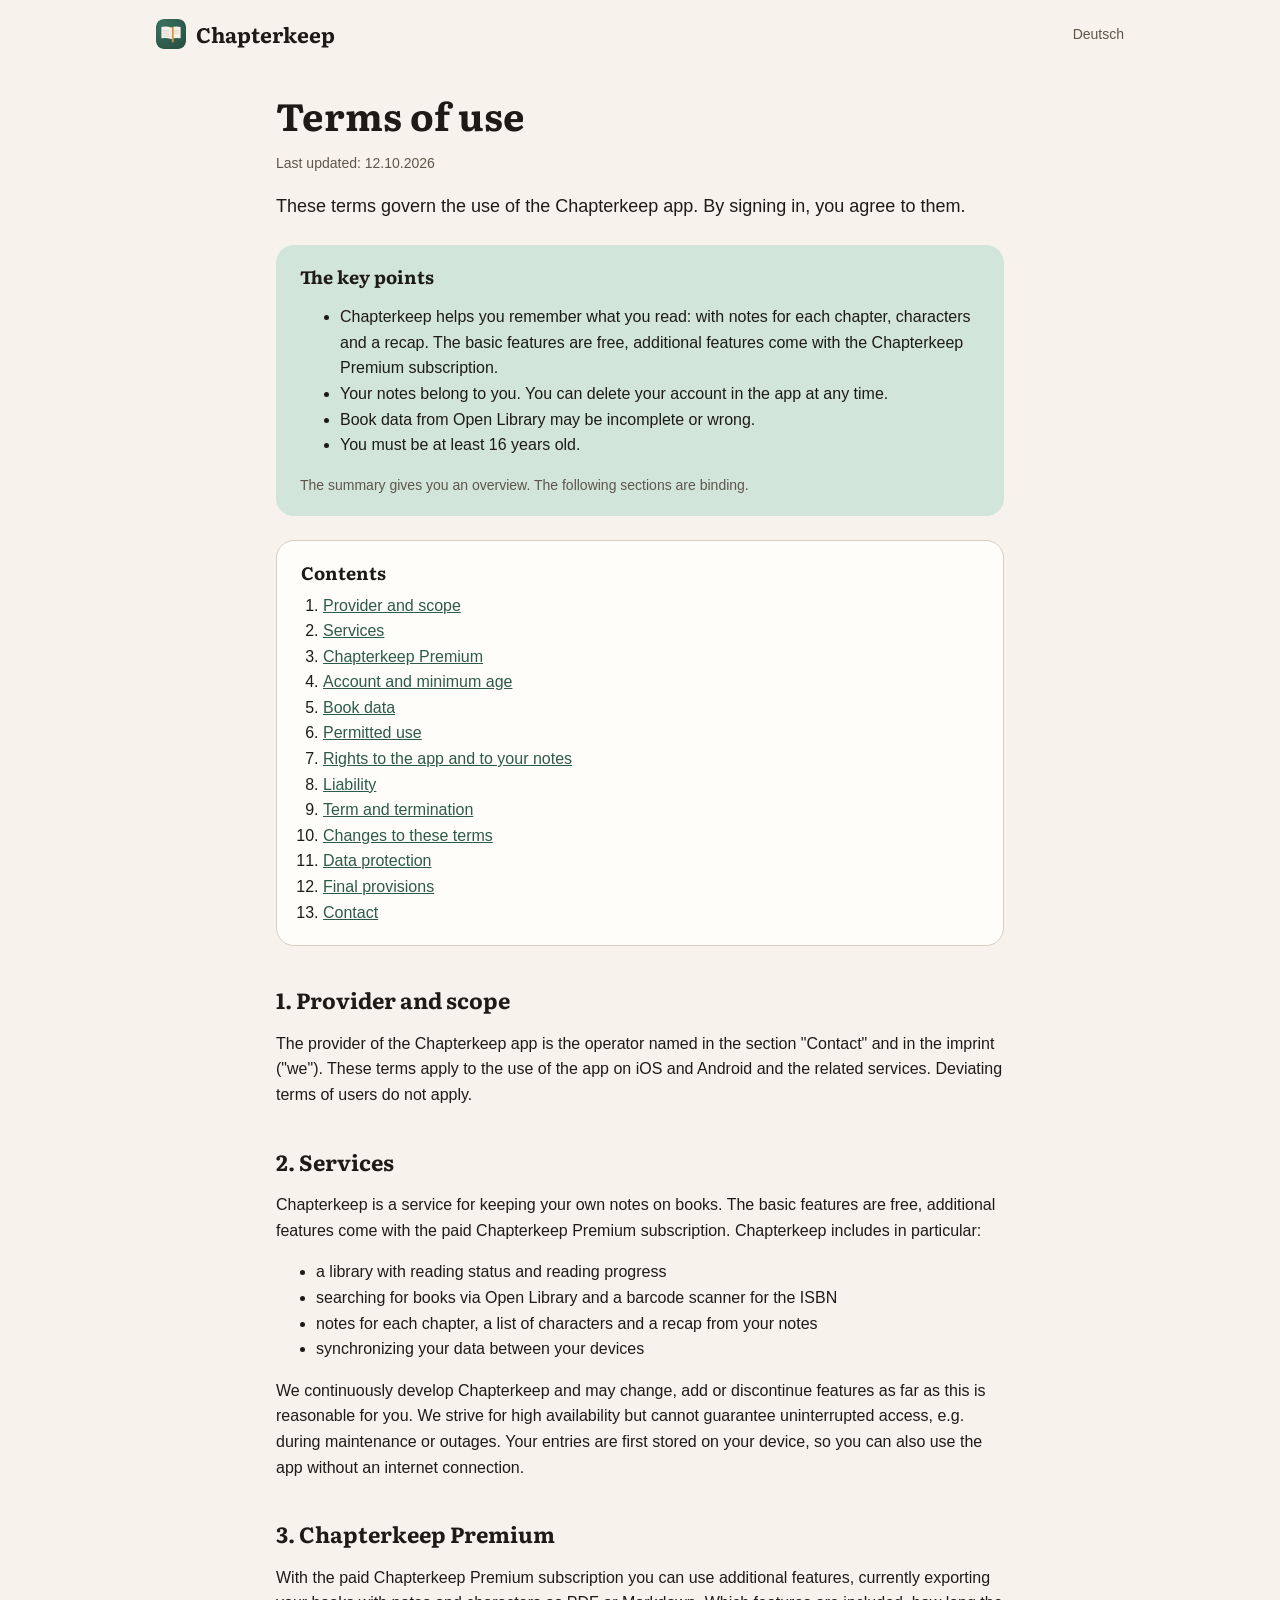
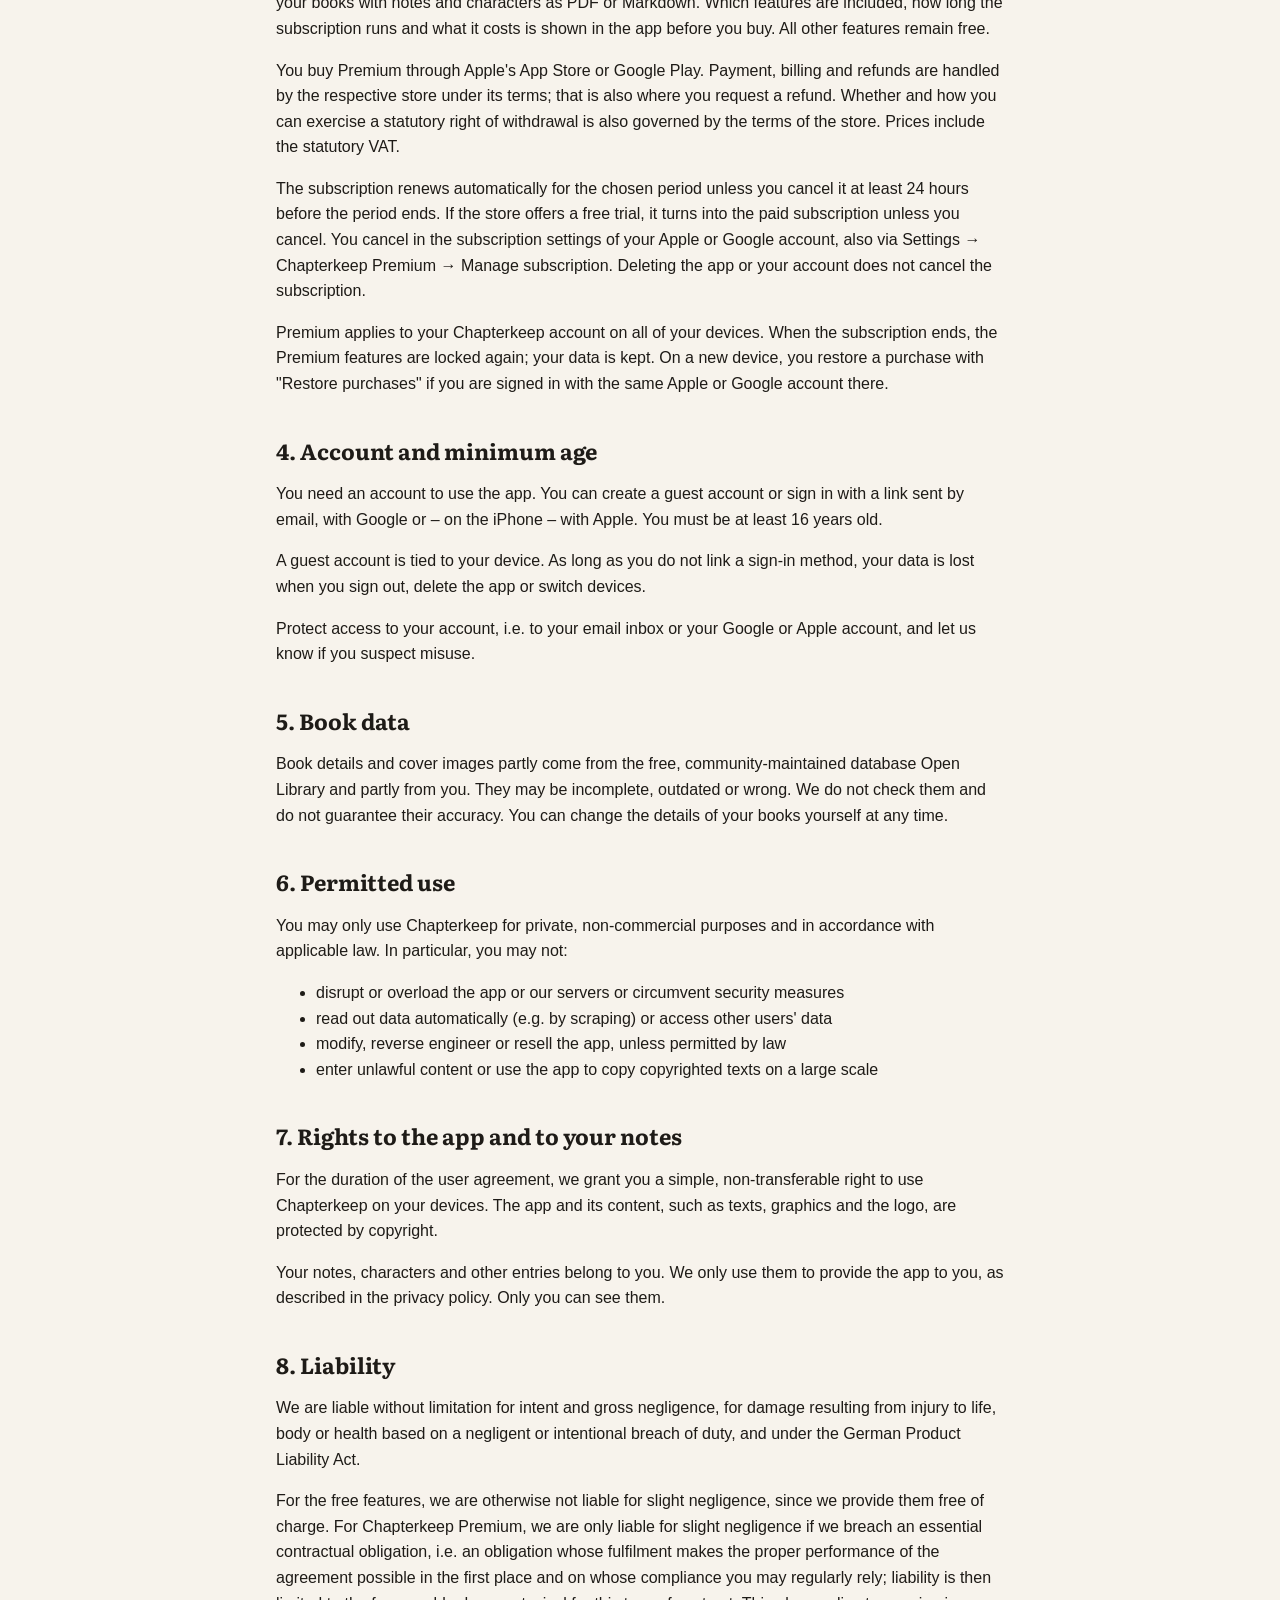
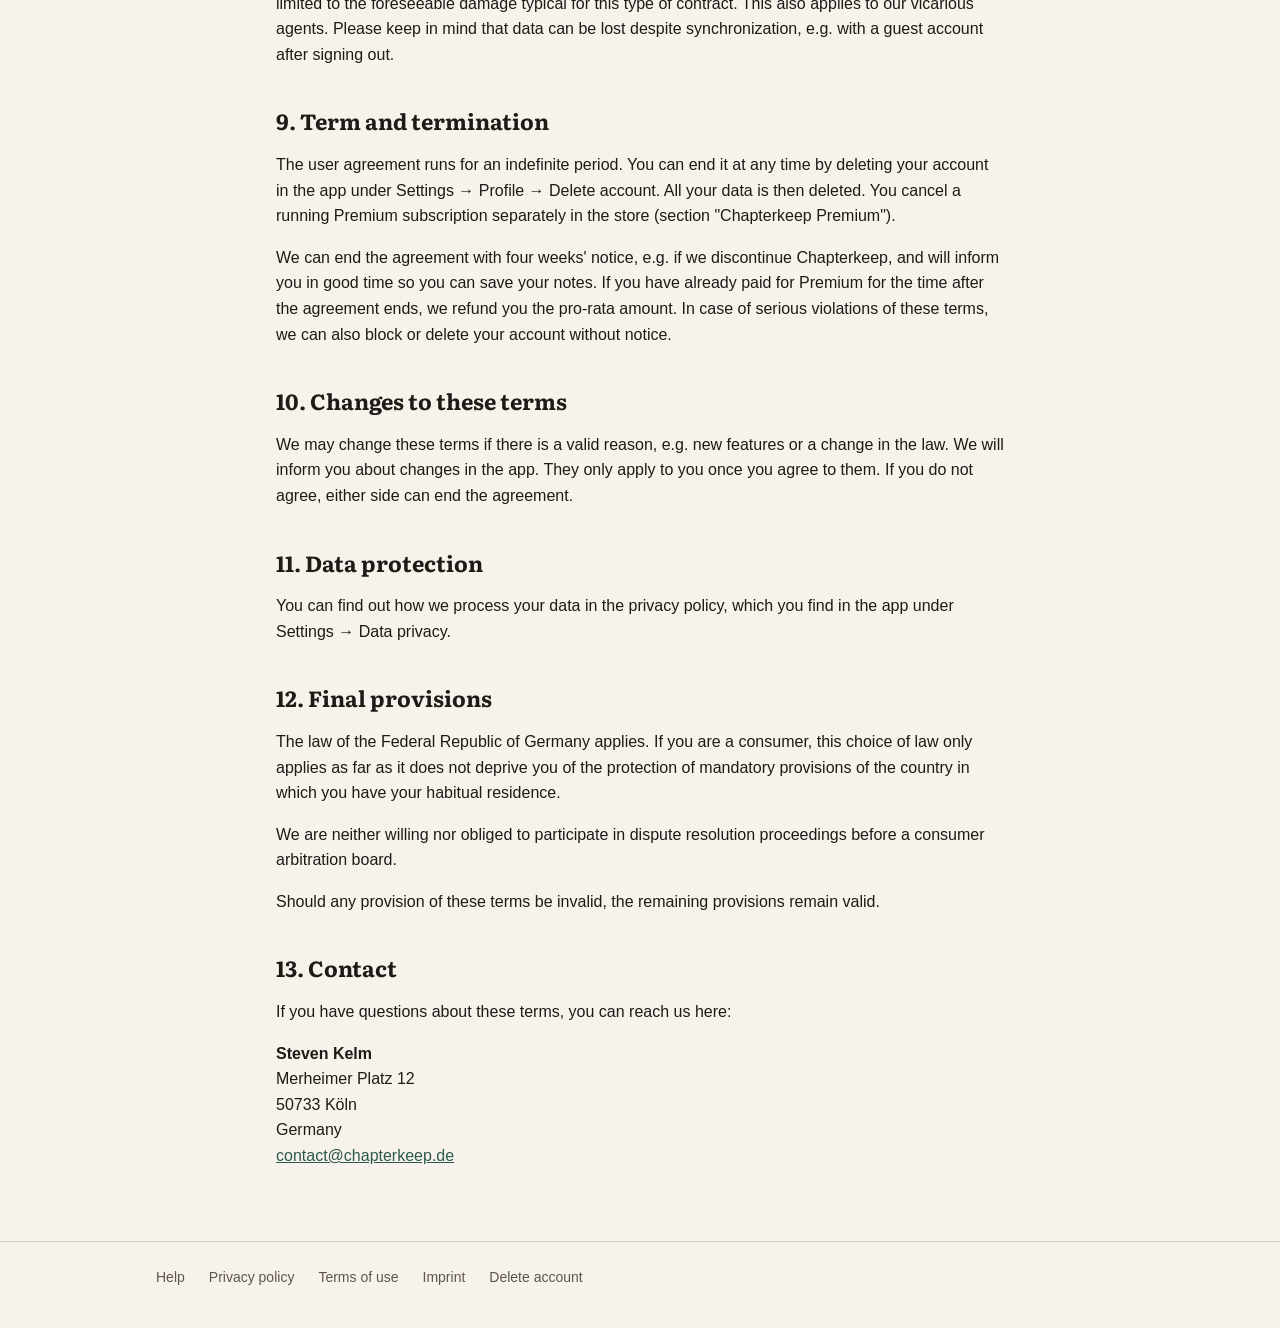
<file: en/terms/index.html>
<!doctype html>
<!-- Generated by tool/website/export_legal_pages.dart in the app repo, don't edit. -->
<html lang="en">
<head>
  <meta charset="utf-8">
  <meta name="viewport" content="width=device-width, initial-scale=1">
  <title>Terms of use – Chapterkeep</title>
  <link rel="stylesheet" href="/style.css">
  <link rel="icon" href="/favicon.svg" type="image/svg+xml">
  <link rel="apple-touch-icon" href="/img/app-icon.png">
  <link rel="alternate" hreflang="de" href="/nutzungsbedingungen/">
</head>
<body>
  <header class="site-header">
    <div class="wrap">
      <a class="brand" href="/en/">Chapterkeep</a>
      <a class="lang" href="/nutzungsbedingungen/" lang="de">Deutsch</a>
    </div>
  </header>
  <main class="wrap legal">
<h1>Terms of use</h1>
<p class="updated">Last updated: 12.10.2026</p>
<p class="intro">These terms govern the use of the Chapterkeep app. By signing in, you agree to them.</p>
<aside class="summary">
<h2>The key points</h2>
<ul><li>Chapterkeep helps you remember what you read: with notes for each chapter, characters and a recap. The basic features are free, additional features come with the Chapterkeep Premium subscription.</li><li>Your notes belong to you. You can delete your account in the app at any time.</li><li>Book data from Open Library may be incomplete or wrong.</li><li>You must be at least 16 years old.</li></ul>
<p class="note">The summary gives you an overview. The following sections are binding.</p>
</aside>
<nav class="toc">
<h2>Contents</h2>
<ol>
<li><a href="#section-1">Provider and scope</a></li>
<li><a href="#section-2">Services</a></li>
<li><a href="#section-3">Chapterkeep Premium</a></li>
<li><a href="#section-4">Account and minimum age</a></li>
<li><a href="#section-5">Book data</a></li>
<li><a href="#section-6">Permitted use</a></li>
<li><a href="#section-7">Rights to the app and to your notes</a></li>
<li><a href="#section-8">Liability</a></li>
<li><a href="#section-9">Term and termination</a></li>
<li><a href="#section-10">Changes to these terms</a></li>
<li><a href="#section-11">Data protection</a></li>
<li><a href="#section-12">Final provisions</a></li>
<li><a href="#section-13">Contact</a></li>
</ol>
</nav>
<section id="section-1">
<h2>1. Provider and scope</h2>
<p>The provider of the Chapterkeep app is the operator named in the section "Contact" and in the imprint ("we"). These terms apply to the use of the app on iOS and Android and the related services. Deviating terms of users do not apply.</p>
</section>
<section id="section-2">
<h2>2. Services</h2>
<p>Chapterkeep is a service for keeping your own notes on books. The basic features are free, additional features come with the paid Chapterkeep Premium subscription. Chapterkeep includes in particular:</p>
<ul><li>a library with reading status and reading progress</li><li>searching for books via Open Library and a barcode scanner for the ISBN</li><li>notes for each chapter, a list of characters and a recap from your notes</li><li>synchronizing your data between your devices</li></ul>
<p>We continuously develop Chapterkeep and may change, add or discontinue features as far as this is reasonable for you. We strive for high availability but cannot guarantee uninterrupted access, e.g. during maintenance or outages. Your entries are first stored on your device, so you can also use the app without an internet connection.</p>
</section>
<section id="section-3">
<h2>3. Chapterkeep Premium</h2>
<p>With the paid Chapterkeep Premium subscription you can use additional features, currently exporting your books with notes and characters as PDF or Markdown. Which features are included, how long the subscription runs and what it costs is shown in the app before you buy. All other features remain free.</p>
<p>You buy Premium through Apple's App Store or Google Play. Payment, billing and refunds are handled by the respective store under its terms; that is also where you request a refund. Whether and how you can exercise a statutory right of withdrawal is also governed by the terms of the store. Prices include the statutory VAT.</p>
<p>The subscription renews automatically for the chosen period unless you cancel it at least 24 hours before the period ends. If the store offers a free trial, it turns into the paid subscription unless you cancel. You cancel in the subscription settings of your Apple or Google account, also via Settings → Chapterkeep Premium → Manage subscription. Deleting the app or your account does not cancel the subscription.</p>
<p>Premium applies to your Chapterkeep account on all of your devices. When the subscription ends, the Premium features are locked again; your data is kept. On a new device, you restore a purchase with "Restore purchases" if you are signed in with the same Apple or Google account there.</p>
</section>
<section id="section-4">
<h2>4. Account and minimum age</h2>
<p>You need an account to use the app. You can create a guest account or sign in with a link sent by email, with Google or – on the iPhone – with Apple. You must be at least 16 years old.</p>
<p>A guest account is tied to your device. As long as you do not link a sign-in method, your data is lost when you sign out, delete the app or switch devices.</p>
<p>Protect access to your account, i.e. to your email inbox or your Google or Apple account, and let us know if you suspect misuse.</p>
</section>
<section id="section-5">
<h2>5. Book data</h2>
<p>Book details and cover images partly come from the free, community-maintained database Open Library and partly from you. They may be incomplete, outdated or wrong. We do not check them and do not guarantee their accuracy. You can change the details of your books yourself at any time.</p>
</section>
<section id="section-6">
<h2>6. Permitted use</h2>
<p>You may only use Chapterkeep for private, non-commercial purposes and in accordance with applicable law. In particular, you may not:</p>
<ul><li>disrupt or overload the app or our servers or circumvent security measures</li><li>read out data automatically (e.g. by scraping) or access other users' data</li><li>modify, reverse engineer or resell the app, unless permitted by law</li><li>enter unlawful content or use the app to copy copyrighted texts on a large scale</li></ul>
</section>
<section id="section-7">
<h2>7. Rights to the app and to your notes</h2>
<p>For the duration of the user agreement, we grant you a simple, non-transferable right to use Chapterkeep on your devices. The app and its content, such as texts, graphics and the logo, are protected by copyright.</p>
<p>Your notes, characters and other entries belong to you. We only use them to provide the app to you, as described in the privacy policy. Only you can see them.</p>
</section>
<section id="section-8">
<h2>8. Liability</h2>
<p>We are liable without limitation for intent and gross negligence, for damage resulting from injury to life, body or health based on a negligent or intentional breach of duty, and under the German Product Liability Act.</p>
<p>For the free features, we are otherwise not liable for slight negligence, since we provide them free of charge. For Chapterkeep Premium, we are only liable for slight negligence if we breach an essential contractual obligation, i.e. an obligation whose fulfilment makes the proper performance of the agreement possible in the first place and on whose compliance you may regularly rely; liability is then limited to the foreseeable damage typical for this type of contract. This also applies to our vicarious agents. Please keep in mind that data can be lost despite synchronization, e.g. with a guest account after signing out.</p>
</section>
<section id="section-9">
<h2>9. Term and termination</h2>
<p>The user agreement runs for an indefinite period. You can end it at any time by deleting your account in the app under Settings → Profile → Delete account. All your data is then deleted. You cancel a running Premium subscription separately in the store (section "Chapterkeep Premium").</p>
<p>We can end the agreement with four weeks' notice, e.g. if we discontinue Chapterkeep, and will inform you in good time so you can save your notes. If you have already paid for Premium for the time after the agreement ends, we refund you the pro-rata amount. In case of serious violations of these terms, we can also block or delete your account without notice.</p>
</section>
<section id="section-10">
<h2>10. Changes to these terms</h2>
<p>We may change these terms if there is a valid reason, e.g. new features or a change in the law. We will inform you about changes in the app. They only apply to you once you agree to them. If you do not agree, either side can end the agreement.</p>
</section>
<section id="section-11">
<h2>11. Data protection</h2>
<p>You can find out how we process your data in the privacy policy, which you find in the app under Settings → Data privacy.</p>
</section>
<section id="section-12">
<h2>12. Final provisions</h2>
<p>The law of the Federal Republic of Germany applies. If you are a consumer, this choice of law only applies as far as it does not deprive you of the protection of mandatory provisions of the country in which you have your habitual residence.</p>
<p>We are neither willing nor obliged to participate in dispute resolution proceedings before a consumer arbitration board.</p>
<p>Should any provision of these terms be invalid, the remaining provisions remain valid.</p>
</section>
<section id="section-13">
<h2>13. Contact</h2>
<p>If you have questions about these terms, you can reach us here:</p>
<address class="contact">
<strong>Steven Kelm</strong><br>
Merheimer Platz 12<br>
50733 Köln<br>
Germany<br>
<a href="mailto:contact@chapterkeep.de">contact@chapterkeep.de</a>
</address>
</section>
  </main>
  <footer class="site-footer">
    <div class="wrap">
      <a href="/en/help/">Help</a>
      <a href="/en/privacy/">Privacy policy</a>
      <a href="/en/terms/">Terms of use</a>
      <a href="/en/imprint/">Imprint</a>
      <a href="/en/delete-account/">Delete account</a>
    </div>
  </footer>
</body>
</html>
</file>
<file: style.css>
/* Paper and ink, a bookcloth green and the ochre of a ribbon bookmark:
   the colors of the app (lib/shared/colors.dart in the app repo). */

@font-face {
  font-family: "Literata";
  src: url("/fonts/Literata-Bold.ttf") format("truetype");
  font-weight: 700;
  font-style: normal;
  font-display: swap;
}

:root {
  --bg: #f7f3ec;
  --surface: #fffdfa;
  --surface-low: #f2ede4;
  --text: #1e1b17;
  --muted: #5e564b;
  --border: #d8cfc1;
  --accent: #2d5a4a;
  --accent-soft: #d2e5da;
  --on-accent: #ffffff;
  --ribbon: #d9963a;
  --ochre: #9a6118;
  --ochre-soft: #f4dfbd;
  --line: #e0d8cb;
  --radius: 18px;
  --serif: "Literata", Georgia, "Times New Roman", serif;
  color-scheme: light;
}

@media (prefers-color-scheme: dark) {
  :root {
    --bg: #161412;
    --surface: #221f1b;
    --surface-low: #1d1a17;
    --text: #ede6da;
    --muted: #b6ac9e;
    --border: #3f3933;
    --accent: #96c9b3;
    --accent-soft: #244a3c;
    --on-accent: #0f3326;
    --ribbon: #d9963a;
    --ochre: #e6b470;
    --ochre-soft: #5c3f14;
    --line: #35302a;
    color-scheme: dark;
  }
}

* {
  box-sizing: border-box;
}

html {
  -webkit-text-size-adjust: 100%;
}

body {
  margin: 0;
  background: var(--bg);
  color: var(--text);
  font-family: -apple-system, BlinkMacSystemFont, "Segoe UI", Roboto, Helvetica, Arial, sans-serif;
  font-size: 16px;
  line-height: 1.6;
}

h1,
h2,
h3 {
  font-family: var(--serif);
  font-weight: 700;
}

a {
  color: var(--accent);
}

.wrap {
  width: 100%;
  max-width: 1000px;
  margin: 0 auto;
  padding: 0 16px;
}

/* Header and footer */

.site-header .wrap {
  display: flex;
  align-items: center;
  justify-content: space-between;
  height: 68px;
}

.brand {
  display: inline-flex;
  align-items: center;
  gap: 10px;
  color: var(--text);
  font-family: var(--serif);
  font-size: 21px;
  font-weight: 700;
  text-decoration: none;
}

.brand::before {
  content: "";
  width: 30px;
  height: 30px;
  border-radius: 8px;
  background: url("/favicon.svg") center / cover;
}

.lang {
  color: var(--muted);
  font-size: 14px;
  text-decoration: none;
}

.lang:hover {
  color: var(--text);
}

.site-footer {
  margin-top: 72px;
  padding: 24px 0 40px;
  border-top: 1px solid var(--border);
}

.site-footer .wrap {
  display: flex;
  flex-wrap: wrap;
  gap: 8px 24px;
}

.site-footer a {
  color: var(--muted);
  font-size: 14px;
  text-decoration: none;
}

.site-footer a:hover {
  color: var(--text);
}

/* Landing page */

.hero {
  display: grid;
  grid-template-columns: minmax(0, 1.1fr) minmax(0, 0.9fr);
  gap: 48px;
  align-items: center;
  padding: 48px 0 24px;
}

.hero h1 {
  margin: 0 0 16px;
  font-size: clamp(34px, 6vw, 52px);
  line-height: 1.1;
  letter-spacing: -0.015em;
}

.hero h1 em {
  color: var(--accent);
  font-style: normal;
}

.hero .lead {
  margin: 0;
  max-width: 520px;
  color: var(--muted);
  font-size: 18px;
}

.store {
  display: flex;
  flex-wrap: wrap;
  align-items: center;
  gap: 12px 16px;
  margin-top: 28px;
}

.store-badge img {
  display: block;
  width: 150px;
  height: auto;
}

.store-note {
  display: inline-block;
  padding: 8px 14px;
  border-radius: 999px;
  background: var(--ochre-soft);
  color: var(--text);
  font-size: 14px;
  font-weight: 600;
}

/* A note on a page, drawn from the theme colors instead of a screenshot */

.page {
  position: relative;
  margin: 0;
  padding: 28px 28px 32px;
  border: 1px solid var(--border);
  border-radius: 6px 18px 18px 6px;
  background:
    linear-gradient(90deg, rgba(0, 0, 0, 0.06), transparent 18px),
    var(--surface);
  box-shadow: 0 18px 40px -24px rgba(30, 27, 23, 0.45);
  transform: rotate(1.2deg);
}

.page::after {
  content: "";
  position: absolute;
  top: -1px;
  right: 40px;
  width: 22px;
  height: 92px;
  background: var(--ribbon);
  clip-path: polygon(0 0, 100% 0, 100% 100%, 50% 84%, 0 100%);
}

.page .chapter {
  margin: 0 0 4px;
  color: var(--ochre);
  font-size: 13px;
  font-weight: 700;
  letter-spacing: 0.08em;
  text-transform: uppercase;
}

.page h2 {
  margin: 0 0 12px;
  font-size: 22px;
  line-height: 1.25;
}

.page p {
  margin: 0;
  background: repeating-linear-gradient(transparent 0 31px, var(--line) 31px 32px);
  font-family: Georgia, "Times New Roman", serif;
  font-size: 17px;
  line-height: 32px;
}

.page mark {
  padding: 0 2px;
  background: var(--ochre-soft);
  color: inherit;
}

.chips {
  display: flex;
  flex-wrap: wrap;
  gap: 8px;
  margin: 18px 0 0;
  padding: 0;
  list-style: none;
}

.chips li {
  padding: 4px 12px;
  border-radius: 999px;
  background: var(--accent-soft);
  font-size: 13px;
  font-weight: 600;
}

/* Features */

.features {
  display: grid;
  grid-template-columns: repeat(auto-fit, minmax(260px, 1fr));
  gap: 16px;
  margin-top: 56px;
  padding: 0;
  list-style: none;
}

.feature {
  padding: 24px;
  border: 1px solid var(--border);
  border-radius: var(--radius);
  background: var(--surface);
}

.feature .icon {
  display: grid;
  place-items: center;
  width: 44px;
  height: 44px;
  margin-bottom: 14px;
  border-radius: 12px;
  background: var(--accent-soft);
  color: var(--accent);
}

.feature svg {
  width: 24px;
  height: 24px;
}

.feature h2 {
  margin: 0 0 6px;
  font-size: 19px;
  line-height: 1.3;
}

.feature p {
  margin: 0;
  color: var(--muted);
  font-size: 15px;
}

.closing {
  margin: 56px auto 0;
  max-width: 620px;
  text-align: center;
}

.closing h2 {
  margin: 0 0 8px;
  font-size: clamp(24px, 4vw, 30px);
  line-height: 1.2;
}

.closing p {
  margin: 0;
  color: var(--muted);
}

@media (max-width: 760px) {
  .hero {
    grid-template-columns: 1fr;
    gap: 36px;
    padding-top: 24px;
  }

  .page {
    transform: none;
  }
}

/* Legal pages, help and account deletion */

.legal {
  max-width: 760px;
  padding-top: 24px;
}

.legal h1 {
  margin: 0 0 4px;
  font-size: clamp(28px, 5vw, 38px);
  line-height: 1.2;
}

.legal h2 {
  margin: 40px 0 8px;
  font-size: 22px;
  line-height: 1.3;
}

.legal h3 {
  margin: 24px 0 4px;
  font-size: 17px;
}

.legal p,
.legal li {
  overflow-wrap: anywhere;
}

.updated {
  color: var(--muted);
  font-size: 14px;
}

.intro {
  font-size: 18px;
}

.summary,
.toc,
.notice {
  margin: 24px 0;
  padding: 20px 24px;
  border-radius: var(--radius);
}

.summary {
  background: var(--accent-soft);
}

.summary h2,
.toc h2 {
  margin-top: 0;
  font-size: 18px;
}

.summary .note {
  margin: 12px 0 0;
  color: var(--muted);
  font-size: 14px;
}

.toc {
  border: 1px solid var(--border);
  background: var(--surface);
}

.toc ol {
  margin: 0;
  padding-left: 22px;
}

.notice {
  border-left: 4px solid var(--ribbon);
  background: var(--surface);
}

.notice h3 {
  margin-top: 0;
}

.notice p:last-child {
  margin-bottom: 0;
}

.contact {
  margin: 12px 0;
  font-style: normal;
}

.contact-list dt {
  margin-top: 8px;
  color: var(--muted);
  font-size: 14px;
}

.contact-list dd {
  margin: 0;
}

.faq {
  margin: 8px 0;
  border: 1px solid var(--border);
  border-radius: 14px;
  background: var(--surface);
}

.faq summary {
  padding: 14px 18px;
  font-weight: 600;
  cursor: pointer;
}

.faq[open] summary {
  border-bottom: 1px solid var(--border);
}

.faq p {
  margin: 12px 18px;
}

section {
  scroll-margin-top: 16px;
}
</file>
